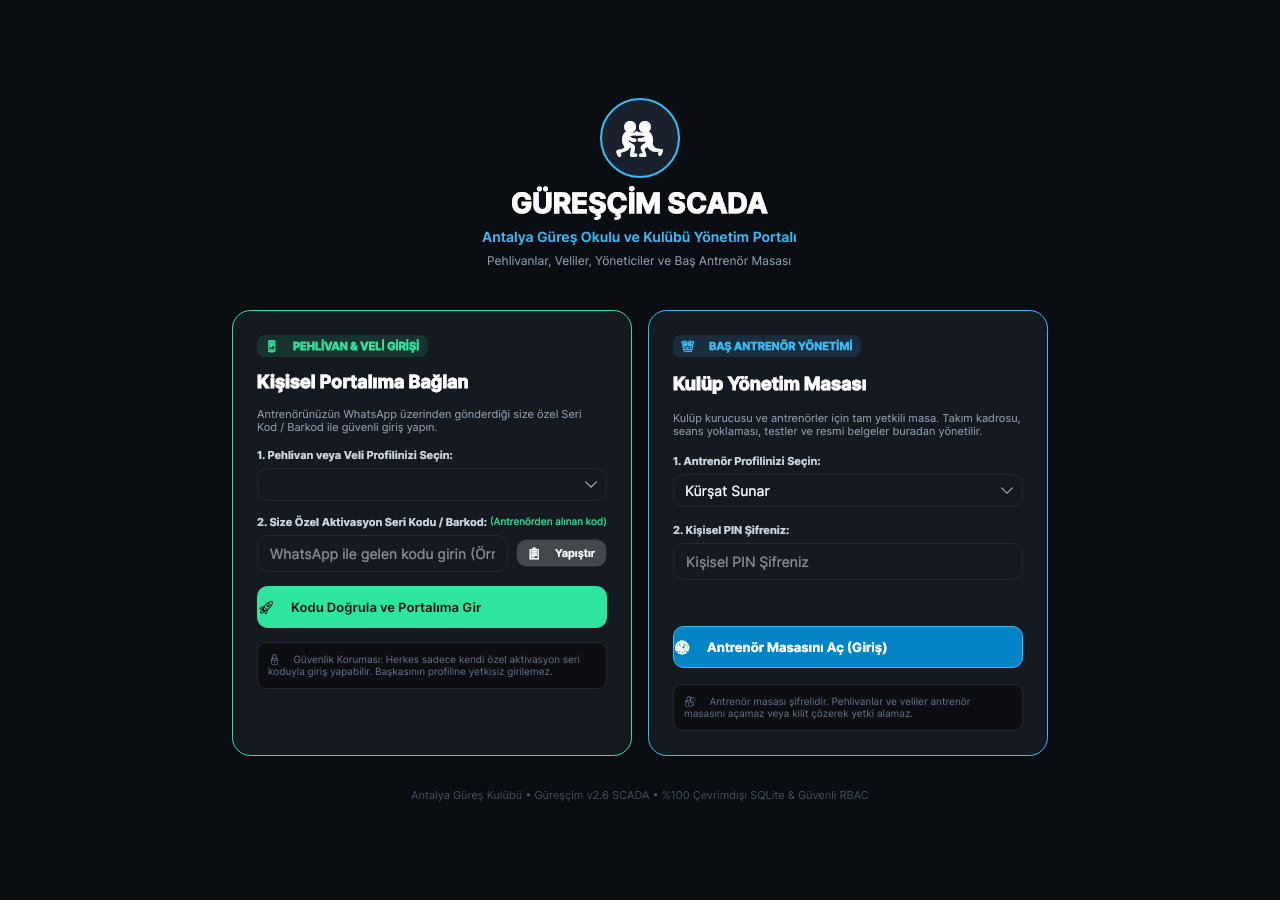
<file: gurescim/index.html>
<!DOCTYPE html>
<html lang="tr">
<head>
    <meta charset="UTF-8">
    <meta name="viewport" content="width=device-width, initial-scale=1.0, maximum-scale=1.0, user-scalable=no, viewport-fit=cover">
    <title>🤼 Güreşçim - Kulüp Yönetim Masası</title>
    <meta name="description" content="Güreşçim: Güreş kulüpleri için sporcu, yoklama, antrenman, lisans ve veli takip sistemi.">
    <!-- iOS / Safari PWA Tam Ekran Desteği -->
    <meta name="apple-mobile-web-app-capable" content="yes">
    <meta name="mobile-web-app-capable" content="yes">
    <meta name="apple-mobile-web-app-status-bar-style" content="black-translucent">
    <meta name="apple-mobile-web-app-title" content="Güreşçim">
    <meta name="theme-color" content="#070d18">
    <link rel="manifest" href="./manifest.json">
    <link rel="apple-touch-icon" href="https://img.icons8.com/color/180/wrestling.png">
    <link rel="stylesheet" href="./app.css?v=20261021" />
    <style>
        body, html {
            margin: 0;
            padding: 0;
            width: 100%;
            height: 100%;
            overflow: hidden;
            background-color: #070d18;
            font-family: -apple-system, BlinkMacSystemFont, "Segoe UI", Roboto, Helvetica, Arial, sans-serif;
            color: #ffffff;
            -webkit-user-select: none;
            user-select: none;
        }
        #out { width: 100%; height: 100%; }
        #loading {
            position: fixed;
            inset: 0;
            display: flex;
            flex-direction: column;
            align-items: center;
            justify-content: center;
            background: radial-gradient(circle at 50% 30%, #16243d 0%, #070d18 80%);
            z-index: 1000;
            transition: opacity 0.4s ease-out;
        }
        .loader-spinner {
            width: 54px;
            height: 54px;
            border: 4px solid rgba(56, 189, 248, 0.2);
            border-top: 4px solid #38bdf8;
            border-radius: 50%;
            animation: spin 0.9s cubic-bezier(0.5, 0.1, 0.4, 0.9) infinite;
            margin-bottom: 20px;
        }
        @keyframes spin { to { transform: rotate(360deg); } }
        .logo-text {
            font-size: 26px;
            font-weight: 800;
            letter-spacing: 0.5px;
            margin-bottom: 8px;
            background: linear-gradient(135deg, #ffffff 0%, #cbd5e1 100%);
            -webkit-background-clip: text;
            -webkit-text-fill-color: transparent;
        }
        .sub-text { font-size: 13px; color: #94a3b8; font-weight: 500; text-align: center; padding: 0 24px; }
    </style>
</head>
<body>
    <div id="loading">
        <div style="font-size: 48px; margin-bottom: 12px;">🤼</div>
        <div class="logo-text">GÜREŞÇİM</div>
        <div class="sub-text" style="margin-bottom: 24px;">Kulüp Yönetim Masası &amp; Sporcu Takip</div>
        <div class="loader-spinner"></div>
        <div class="sub-text" id="status-label">Uygulama yükleniyor, lütfen bekleyin...</div>
    </div>

    <main id="out"></main>

    <noscript>Güreşçim uygulamasını kullanmak için JavaScript'i etkinleştirin.</noscript>

    <script>
        /**
         * iOS Safari uyumluluk yaması:
         * Avalonia çizim kodu her karede `canvas instanceof OffscreenCanvas` kontrolü yapar.
         * OffscreenCanvas olmayan WebKit sürümlerinde (iOS 16.4 öncesi Safari vb.) bu satır
         * ReferenceError fırlatır ve hiçbir kare ekrana basılmaz (siyah ekran).
         * Boş bir sınıf tanımlayarak kontrolün güvenle `false` dönmesi sağlanır.
         */
        if (typeof window.OffscreenCanvas === 'undefined') {
            window.OffscreenCanvas = function OffscreenCanvas() {
                throw new Error('OffscreenCanvas bu tarayıcıda desteklenmiyor');
            };
        }

        /** Yükleme ekranını kapatır (C# uygulama hazır olduğunda çağırır). */
        window.gurescimHazir = function () {
            const l = document.getElementById('loading');
            if (!l || l.dataset.kapandi) return;
            l.dataset.kapandi = '1';
            setTimeout(function () {
                l.style.opacity = '0';
                setTimeout(function () { l.style.display = 'none'; }, 400);
            }, 300);
        };
        // Güvenlik: 120 sn içinde sinyal gelmezse yine de kapat
        setTimeout(window.gurescimHazir, 120000);
        // Yükleme süresince kullanıcıyı bilgilendir (yavaş mobil ağlar için)
        setTimeout(function () {
            const s = document.getElementById('status-label');
            if (s) s.textContent = 'İlk açılış biraz sürebilir (~30 MB). Sonraki açılışlar hızlıdır...';
        }, 8000);
        // Hata yakalama: kullanıcıya boş ekran yerine mesaj göster
        window.addEventListener('error', function (e) {
            const s = document.getElementById('status-label');
            if (s) s.textContent = 'Hata: ' + (e.message || 'bilinmeyen');
        });
    </script>
    <!-- Uygulama artık tamamen Firebase Realtime DB üzerinden Serverless olarak çalışmaktadır. -->
    <script type="module" src="./main.js?v=20261021"></script>
</body>
</html>
</file>
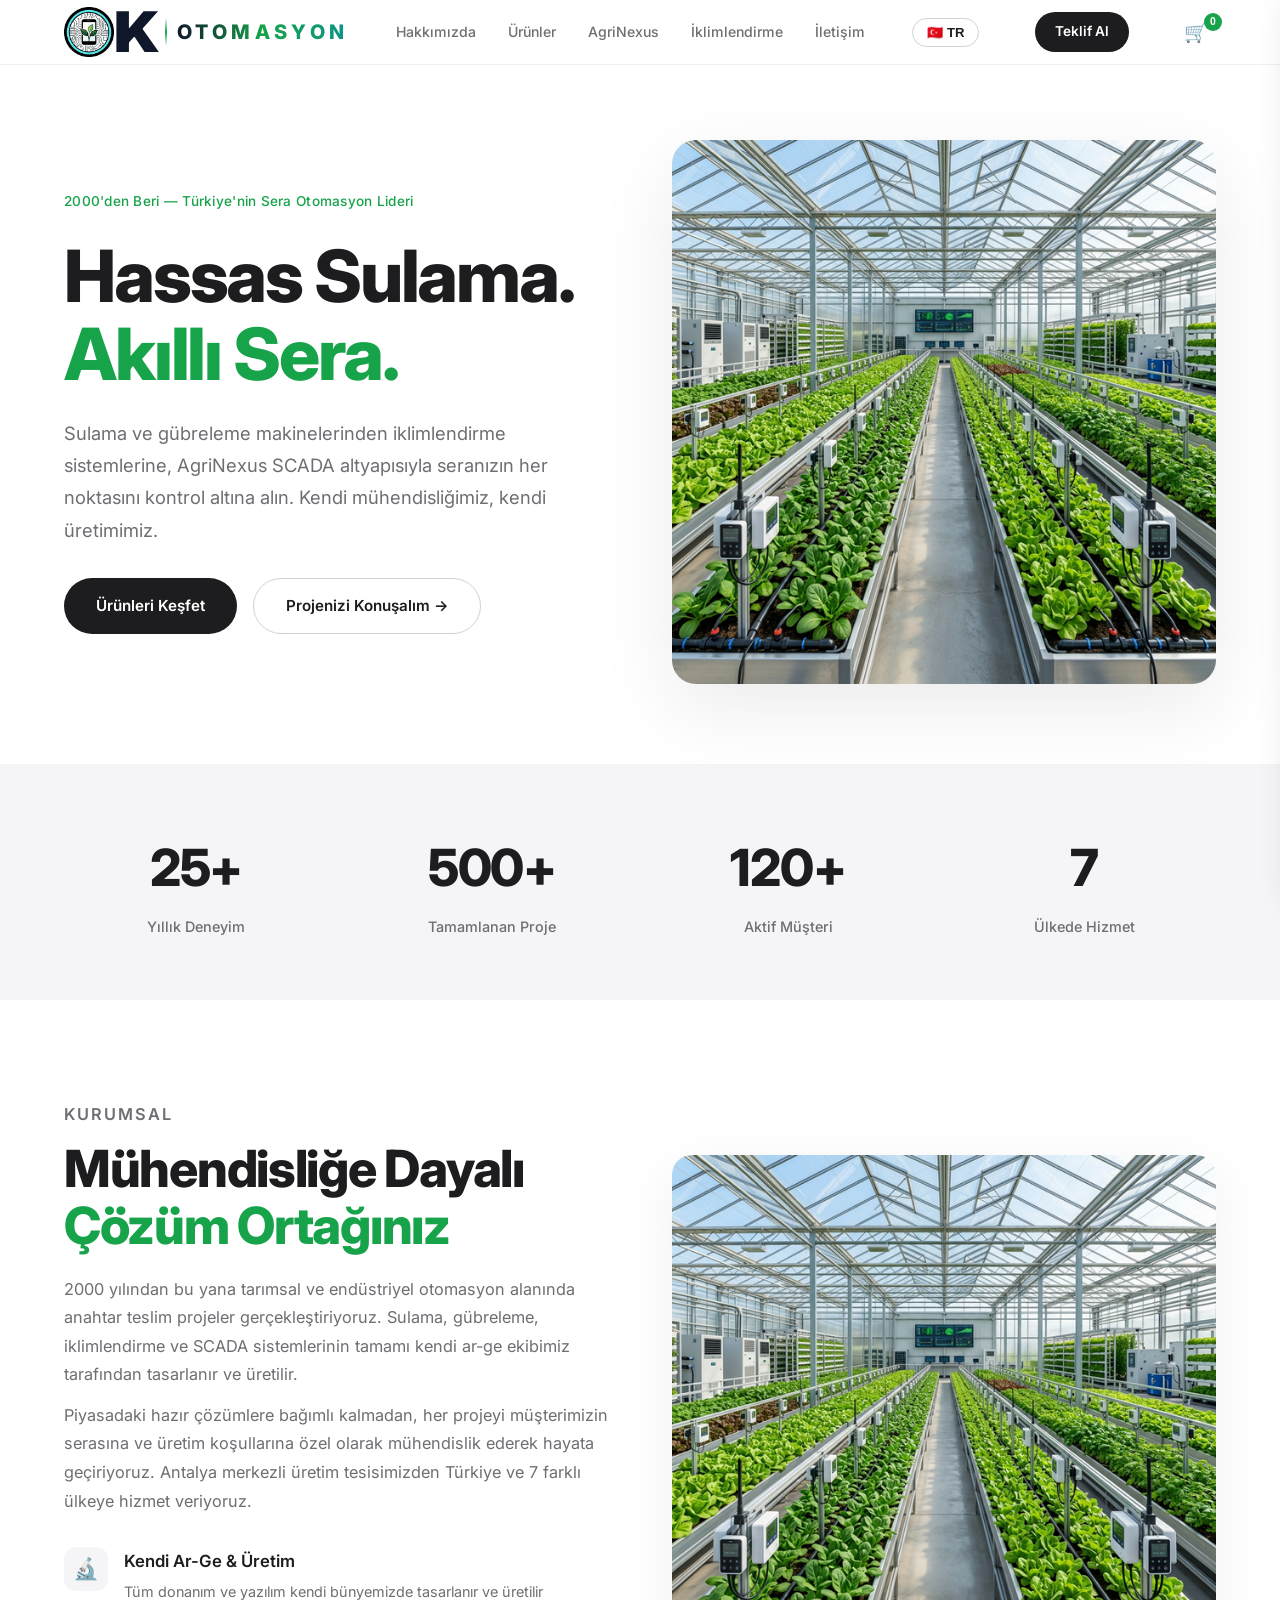
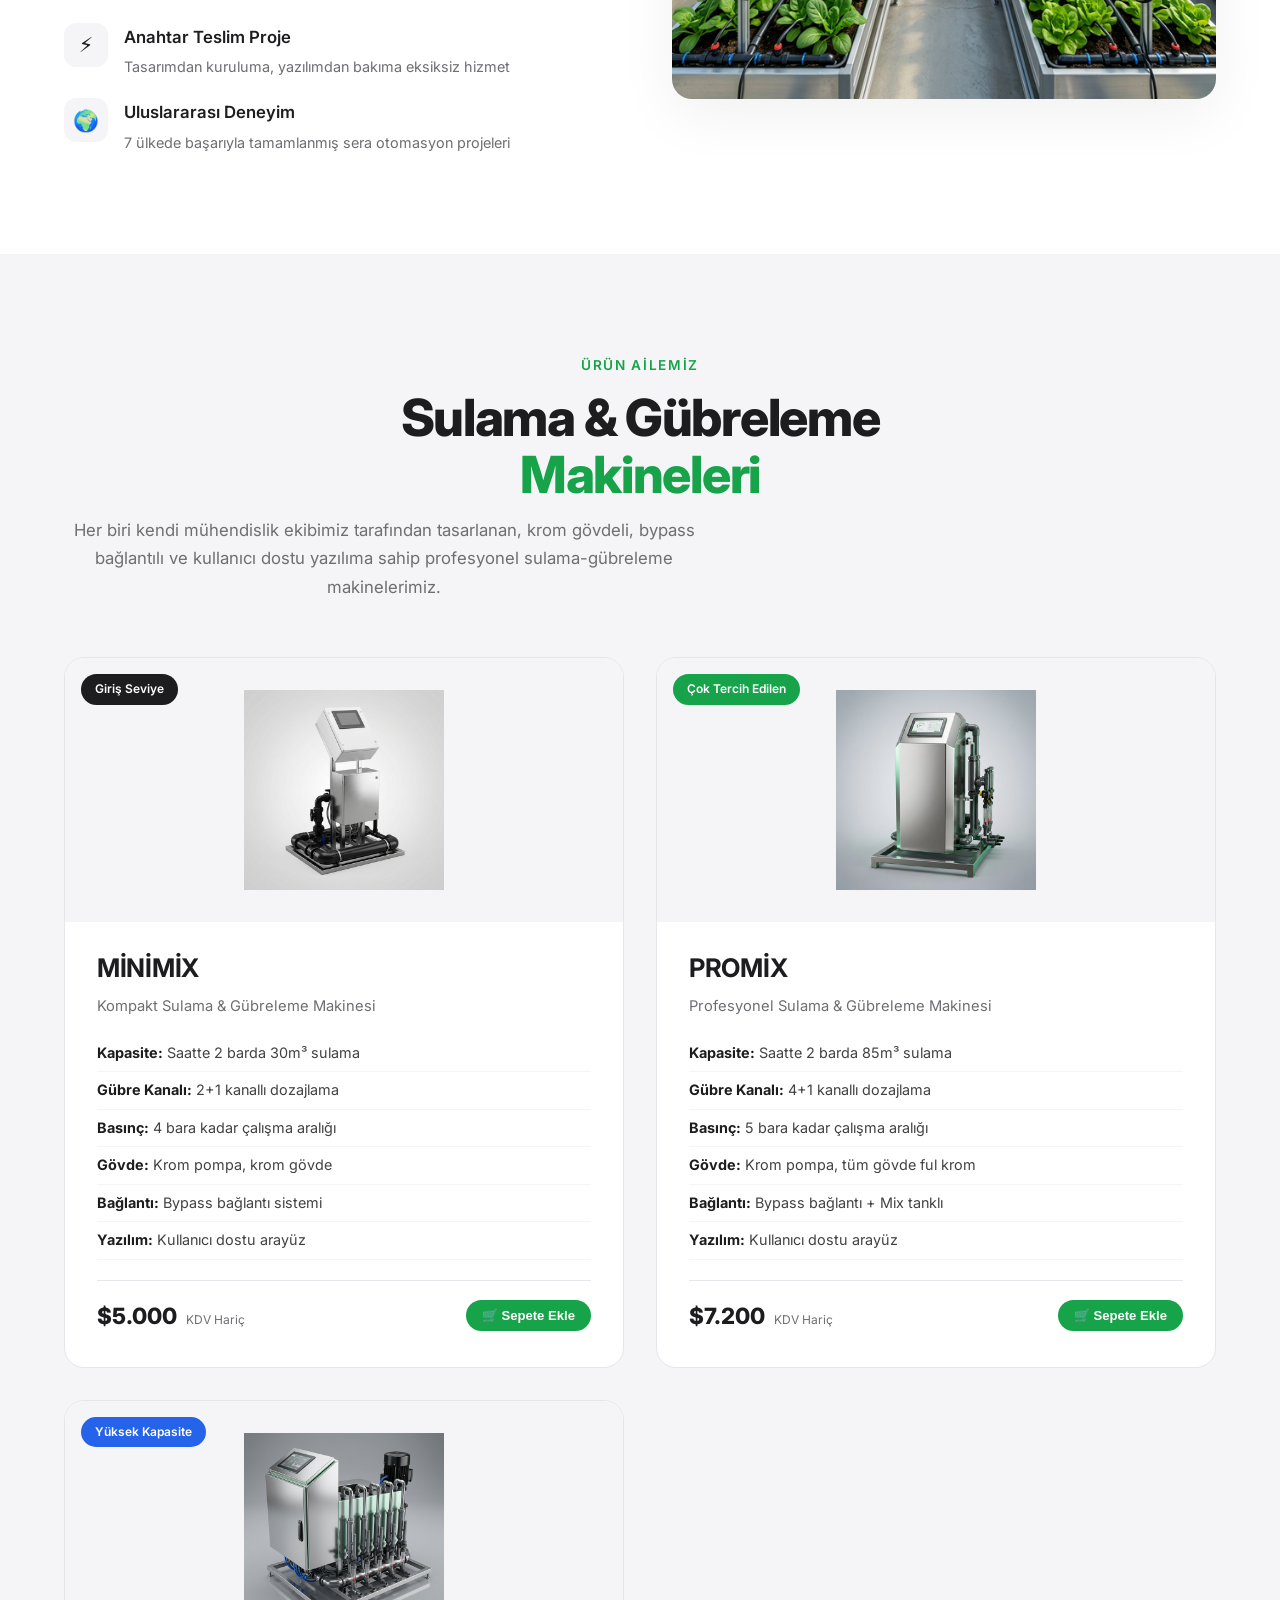
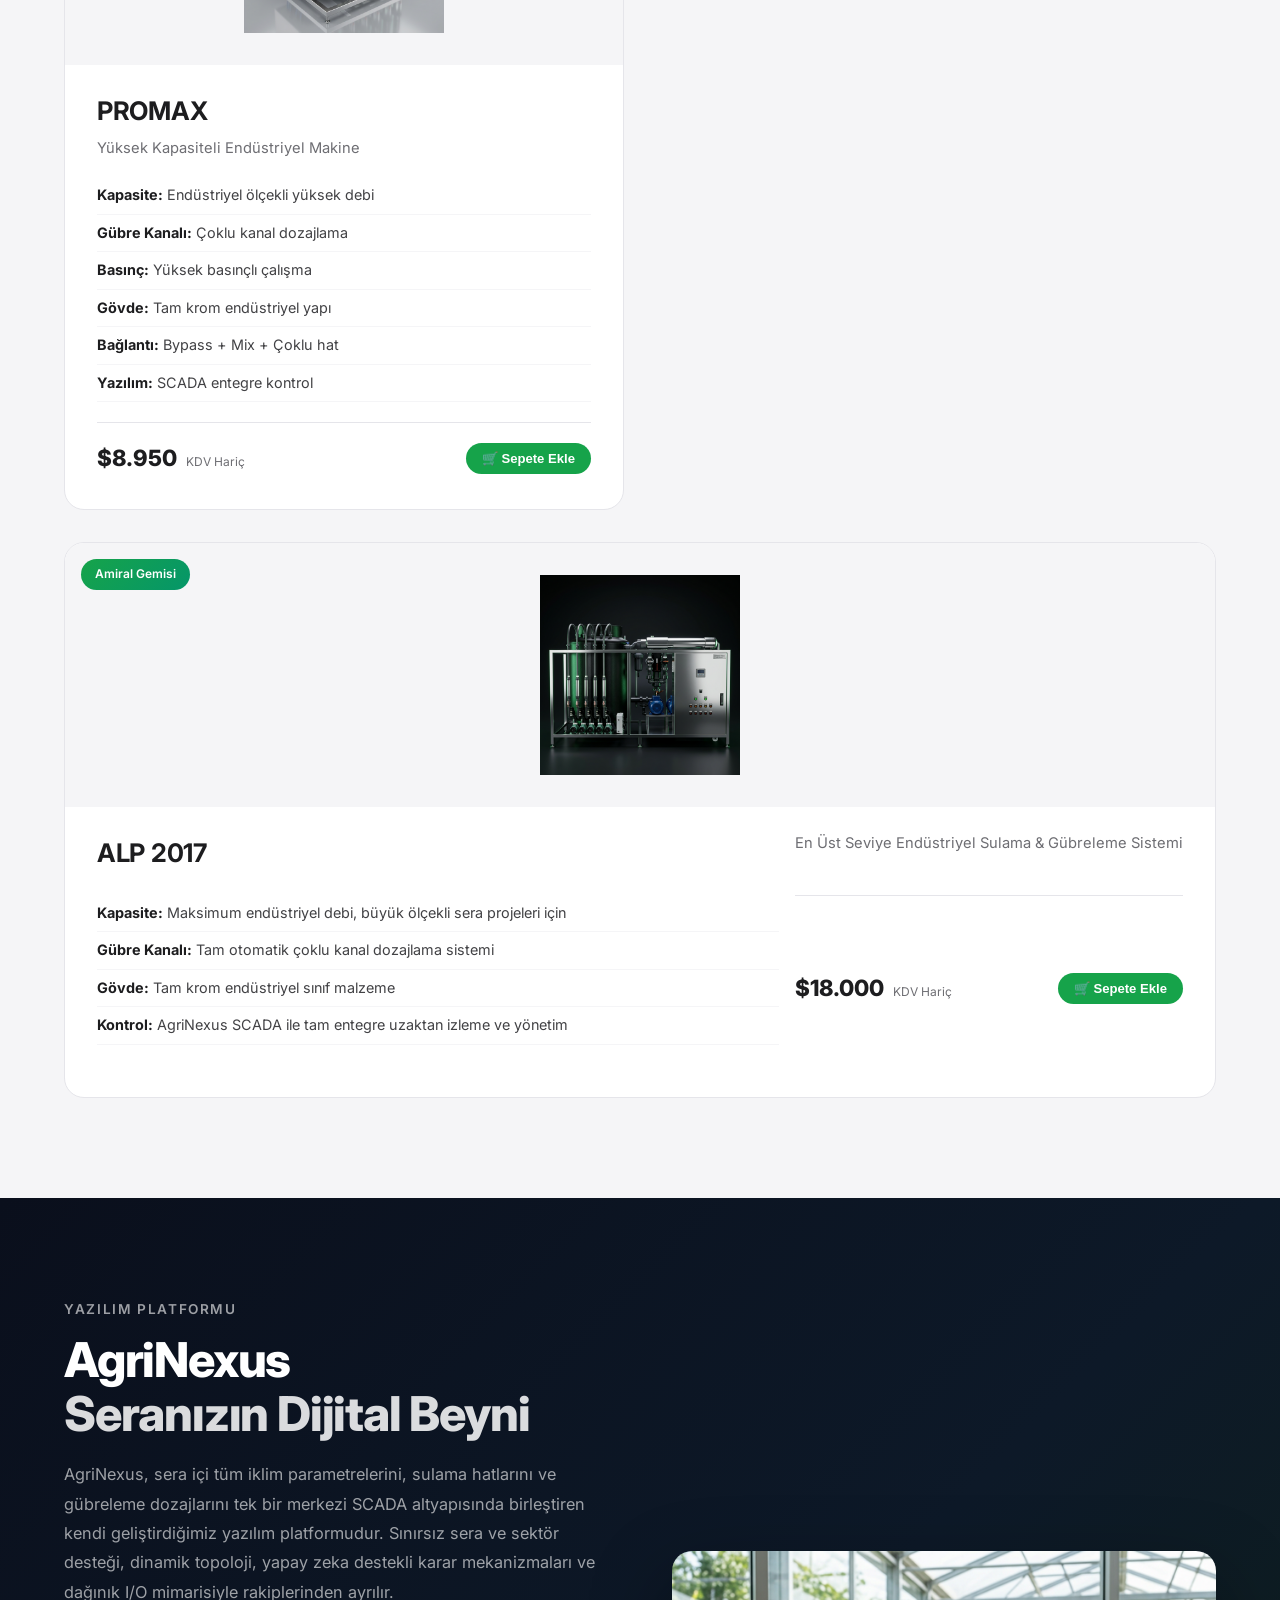
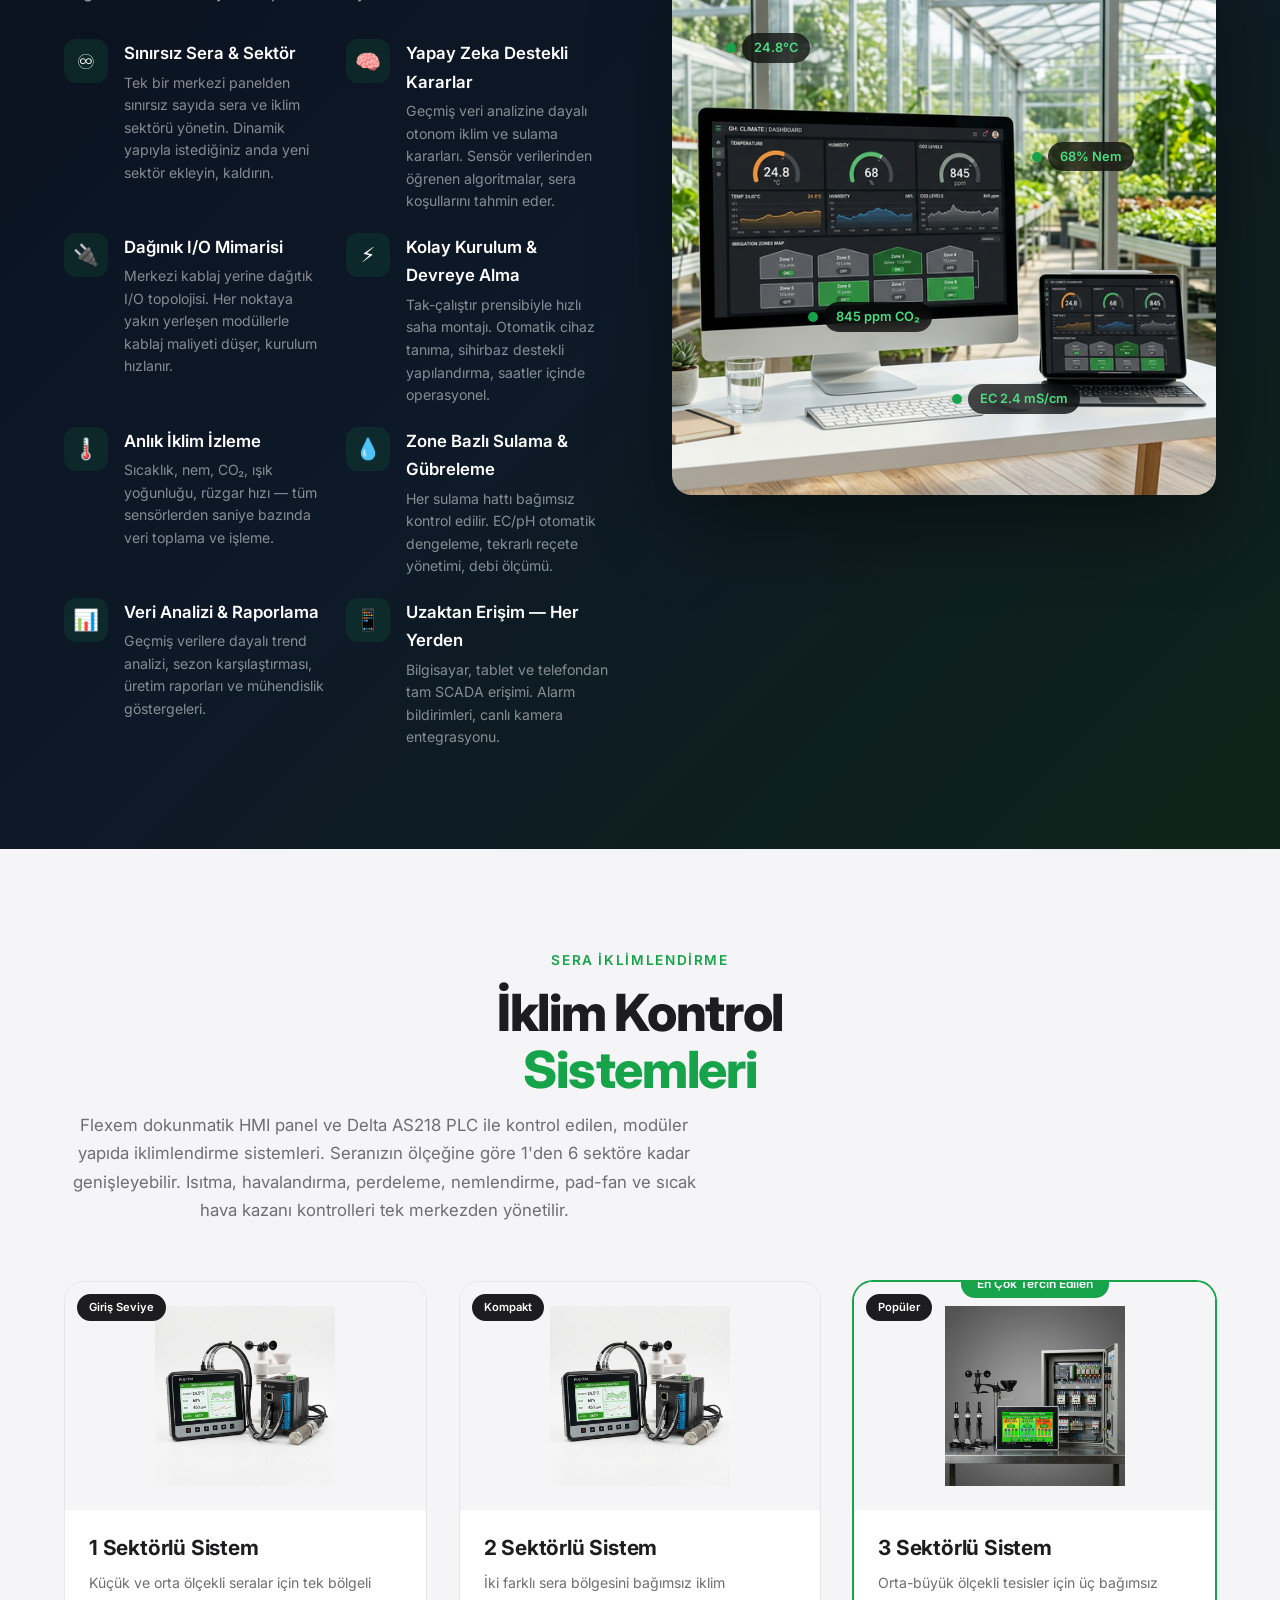
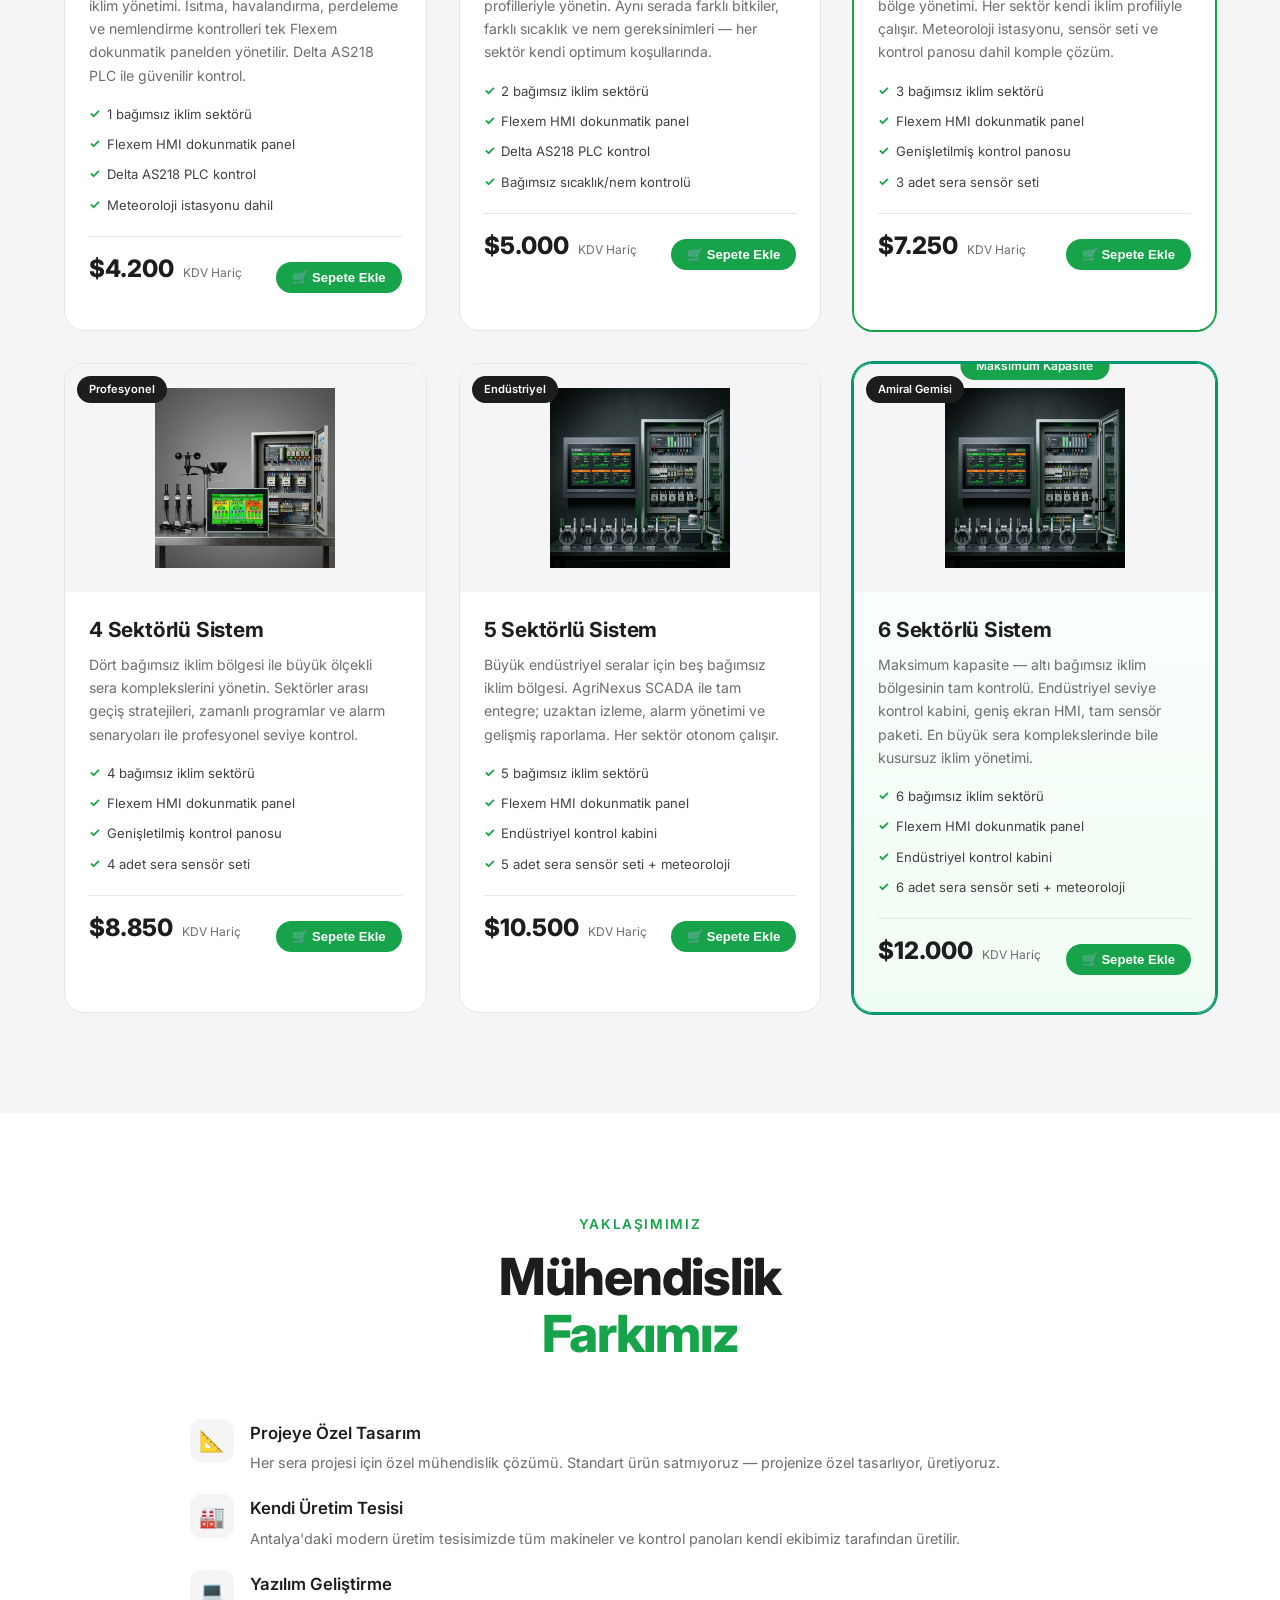
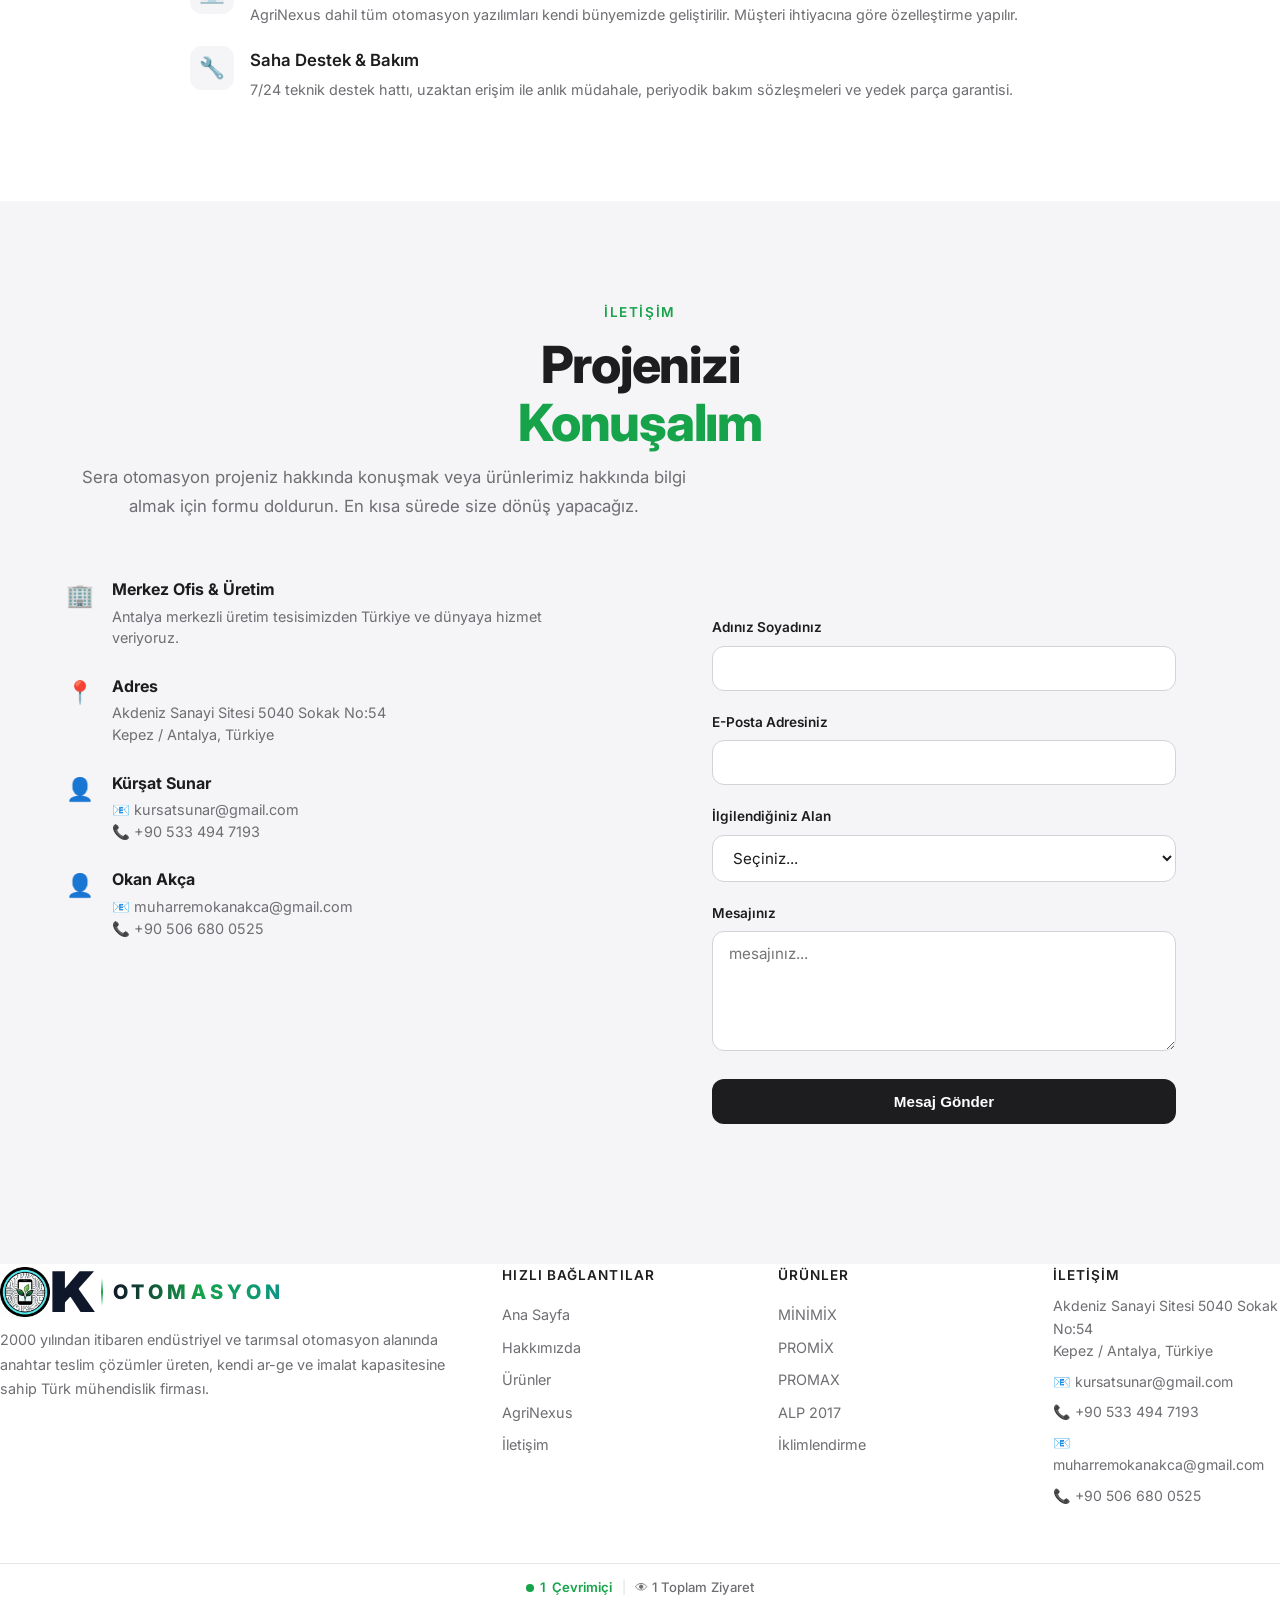
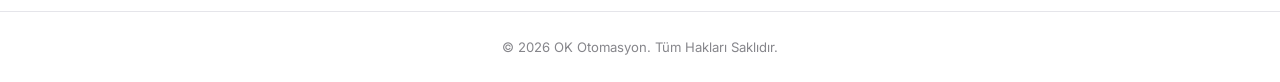
<file: ok-otomasyon/index.html>
<!DOCTYPE html>
<html lang="tr">

<head>
    <meta charset="UTF-8">
    <meta name="viewport" content="width=device-width, initial-scale=1.0">

    <!-- Google Analytics 4 -->
    <script async src="https://www.googletagmanager.com/gtag/js?id=G-XXXXXXXXXX"></script>
    <script>
        window.dataLayer = window.dataLayer || [];
        function gtag() { dataLayer.push(arguments); }
        gtag('js', new Date());
        gtag('config', 'G-XXXXXXXXXX');
    </script>

    <!-- SEO — Temel Meta -->
    <title>OK OTOMASYON | Sera Sulama Makinesi, Gübreleme Makinesi, Sera İklimlendirme, AgriNexus SCADA</title>
    <meta name="description"
        content="2000'den beri sera otomasyonu, sulama ve gübreleme makineleri, sera iklimlendirme sistemleri, EC/pH dozlama, AgriNexus SCADA yazılımı. MİNİMİX, PROMİX, PROMAX, ALP 2017 sulama makineleri. Antalya merkezli anahtar teslim sera projeleri. OK Otomasyon.">
    <meta name="keywords"
        content="sera, sulama makinesi, gübreleme makinesi, sulama ve gübreleme makinesi, sera sulama, sera gübreleme, sera iklimlendirme, iklim kontrol sistemi, sera otomasyonu, EC dozlama, pH dozlama, EC pH kontrol, SCADA sera, AgriNexus, sera otomasyon, sera havalandırma, sera ısıtma, sera nemlendirme, sera perdeleme, pad fan sistemi, MİNİMİX, PROMİX, PROMAX, ALP 2017, Flexem HMI, Delta PLC, sera kontrol, tarımsal otomasyon, endüstriyel otomasyon, anahtar teslim sera, akıllı sera, topraksız tarım, hidroponik, OK Otomasyon, Antalya sera">
    <meta name="author" content="OK Otomasyon">
    <meta name="robots" content="index, follow, max-image-preview:large, max-snippet:-1">
    <link rel="canonical" href="https://okotomasyon.com/">

    <!-- SEO — Çoklu Dil (hreflang) -->
    <link rel="alternate" hreflang="tr" href="https://okotomasyon.com/">
    <link rel="alternate" hreflang="en" href="https://okotomasyon.com/?lang=en">
    <link rel="alternate" hreflang="ru" href="https://okotomasyon.com/?lang=ru">
    <link rel="alternate" hreflang="ar" href="https://okotomasyon.com/?lang=ar">
    <link rel="alternate" hreflang="x-default" href="https://okotomasyon.com/">

    <!-- SEO — Open Graph (Facebook & LinkedIn) -->
    <meta property="og:type" content="website">
    <meta property="og:url" content="https://okotomasyon.com/">
    <meta property="og:title" content="OK OTOMASYON | Sera Sulama & Gübreleme Makineleri, Sera İklimlendirme">
    <meta property="og:description"
        content="2000'den beri sera otomasyonu. Sulama-gübreleme makineleri (MİNİMİX, PROMİX, PROMAX, ALP 2017), sera iklimlendirme sistemleri ve AgriNexus SCADA yazılımı.">
    <meta property="og:image" content="https://okotomasyon.com/smart-greenhouse.png">
    <meta property="og:locale" content="tr_TR">
    <meta property="og:locale:alternate" content="en_US">
    <meta property="og:locale:alternate" content="ru_RU">
    <meta property="og:locale:alternate" content="ar_SA">
    <meta property="og:site_name" content="OK Otomasyon">

    <!-- SEO — Twitter Card -->
    <meta name="twitter:card" content="summary_large_image">
    <meta name="twitter:title" content="OK OTOMASYON | Sera Sulama & Gübreleme Makineleri">
    <meta name="twitter:description"
        content="Sulama makinesi, gübreleme makinesi, sera iklimlendirme, EC/pH dozlama. AgriNexus SCADA ile akıllı sera otomasyonu.">
    <meta name="twitter:image" content="https://okotomasyon.com/smart-greenhouse.png">

    <!-- SEO — Schema.org Yapılandırılmış Veri (JSON-LD) -->
    <script type="application/ld+json">
    {
      "@context": "https://schema.org",
      "@graph": [
        {
          "@type": "Organization",
          "@id": "https://okotomasyon.com/#organization",
          "name": "OK Otomasyon",
          "url": "https://okotomasyon.com",
          "logo": "https://okotomasyon.com/smart-greenhouse.png",
          "description": "2000'den beri sera otomasyonu, sulama-gübreleme makineleri ve iklim kontrol sistemleri üreten Türk mühendislik firması.",
          "foundingDate": "2000",
          "address": {
            "@type": "PostalAddress",
            "streetAddress": "Akdeniz Sanayi Sitesi 5040 Sokak No:54",
            "addressLocality": "Kepez",
            "addressRegion": "Antalya",
            "postalCode": "07060",
            "addressCountry": "TR"
          },
          "contactPoint": [
            { "@type": "ContactPoint", "telephone": "+905334947193", "contactType": "sales", "name": "Kürşat Sunar", "email": "kursatsunar@gmail.com" },
            { "@type": "ContactPoint", "telephone": "+905066800525", "contactType": "sales", "name": "Okan Akça", "email": "muharremokanakca@gmail.com" }
          ],
          "areaServed": ["TR", "AZ", "GE", "KZ", "UZ", "TM", "RU"],
          "sameAs": []
        },
        {
          "@type": "LocalBusiness",
          "@id": "https://okotomasyon.com/#localbusiness",
          "name": "OK Otomasyon",
          "image": "https://okotomasyon.com/smart-greenhouse.png",
          "url": "https://okotomasyon.com",
          "telephone": "+905334947193",
          "priceRange": "$$$",
          "address": {
            "@type": "PostalAddress",
            "streetAddress": "Akdeniz Sanayi Sitesi 5040 Sokak No:54",
            "addressLocality": "Kepez",
            "addressRegion": "Antalya",
            "addressCountry": "TR"
          }
        },
        {
          "@type": "WebSite",
          "@id": "https://okotomasyon.com/#website",
          "url": "https://okotomasyon.com",
          "name": "OK Otomasyon",
          "publisher": { "@id": "https://okotomasyon.com/#organization" },
          "inLanguage": ["tr", "en", "ru", "ar"]
        },
        {
          "@type": "Product",
          "name": "MİNİMİX Sulama ve Gübreleme Makinesi",
          "image": "https://okotomasyon.com/minimix.png",
          "description": "Kompakt sulama ve gübreleme makinesi. Saatte 2 barda 30m³ sulama kapasitesi, 2+1 kanallı dozajlama, krom pompa ve gövde, bypass bağlantı sistemi.",
          "brand": { "@type": "Brand", "name": "OK Otomasyon" },
          "offers": { "@type": "Offer", "price": "5000", "priceCurrency": "USD", "availability": "https://schema.org/InStock" },
          "category": "Sulama ve Gübreleme Makineleri"
        },
        {
          "@type": "Product",
          "name": "PROMİX Profesyonel Sulama ve Gübreleme Makinesi",
          "image": "https://okotomasyon.com/promix.png",
          "description": "Profesyonel sulama ve gübreleme makinesi. Saatte 2 barda 85m³ sulama kapasitesi, 4+1 kanallı dozajlama, tam krom gövde.",
          "brand": { "@type": "Brand", "name": "OK Otomasyon" },
          "offers": { "@type": "Offer", "price": "7000", "priceCurrency": "USD", "availability": "https://schema.org/InStock" },
          "category": "Sulama ve Gübreleme Makineleri"
        },
        {
          "@type": "Product",
          "name": "PROMAX Endüstriyel Sulama ve Gübreleme Makinesi",
          "image": "https://okotomasyon.com/promax.png",
          "description": "Yüksek kapasiteli endüstriyel sulama ve gübreleme makinesi. Tam krom yapı, SCADA entegre kontrol, bypass + mix + çoklu hat bağlantısı.",
          "brand": { "@type": "Brand", "name": "OK Otomasyon" },
          "offers": { "@type": "Offer", "price": "8950", "priceCurrency": "USD", "availability": "https://schema.org/InStock" },
          "category": "Sulama ve Gübreleme Makineleri"
        },
        {
          "@type": "Product",
          "name": "ALP 2017 Amiral Gemisi Sulama ve Gübreleme Sistemi",
          "image": "https://okotomasyon.com/alp2017.png",
          "description": "En üst seviye endüstriyel sulama ve gübreleme sistemi. AgriNexus SCADA ile tam entegre uzaktan izleme ve yönetim. Büyük ölçekli sera projeleri için.",
          "brand": { "@type": "Brand", "name": "OK Otomasyon" },
          "offers": { "@type": "Offer", "price": "18000", "priceCurrency": "USD", "availability": "https://schema.org/InStock" },
          "category": "Sulama ve Gübreleme Makineleri"
        },
        {
          "@type": "Product",
          "name": "Sera İklimlendirme Sistemi",
          "image": "https://okotomasyon.com/iklim-3sektor.png",
          "description": "Flexem HMI ve Delta PLC kontrollü sera iklimlendirme sistemi. 1-6 sektörlü modüler yapı. Isıtma, havalandırma, perdeleme, nemlendirme, pad-fan kontrolü.",
          "brand": { "@type": "Brand", "name": "OK Otomasyon" },
          "offers": { "@type": "AggregateOffer", "lowPrice": "4200", "highPrice": "12000", "priceCurrency": "USD" },
          "category": "Sera İklimlendirme Sistemleri"
        },
        {
          "@type": "SoftwareApplication",
          "name": "AgriNexus SCADA",
          "applicationCategory": "BusinessApplication",
          "operatingSystem": "Windows, Web",
          "description": "Sera otomasyon SCADA yazılımı. Sınırsız sera ve sektör desteği, yapay zeka destekli kararlar, anlık iklim izleme, zone bazlı sulama ve gübreleme, EC/pH dozlama kontrolü, uzaktan erişim.",
          "offers": { "@type": "Offer", "price": "0", "priceCurrency": "USD", "description": "Makine ile birlikte verilir" }
        },
        {
          "@type": "BreadcrumbList",
          "itemListElement": [
            { "@type": "ListItem", "position": 1, "name": "Ana Sayfa", "item": "https://okotomasyon.com/" },
            { "@type": "ListItem", "position": 2, "name": "Ürünler", "item": "https://okotomasyon.com/#urunler" },
            { "@type": "ListItem", "position": 3, "name": "AgriNexus SCADA", "item": "https://okotomasyon.com/#agrinexus" },
            { "@type": "ListItem", "position": 4, "name": "İklimlendirme", "item": "https://okotomasyon.com/#iklimlendirme" },
            { "@type": "ListItem", "position": 5, "name": "İletişim", "item": "https://okotomasyon.com/#iletisim" }
          ]
        }
      ]
    }
    </script>

    <link rel="preconnect" href="https://fonts.googleapis.com">
    <link rel="preconnect" href="https://fonts.gstatic.com" crossorigin>
    <link href="https://fonts.googleapis.com/css2?family=Inter:wght@300;400;500;600;700;800;900&display=swap"
        rel="stylesheet">
    <link rel="stylesheet" href="styles.css">
</head>

<body>

    <!-- NAV -->
    <nav id="mainNav">
        <div class="nav-inner">
            <a href="#" class="nav-logo">
                <img src="ok-icon.png" alt="O" class="nav-logo-img"><span class="logo-k">K</span>
                <span class="logo-divider"></span>
                <span class="logo-accent">OTOMASYON</span>
            </a>
            <ul class="nav-links" id="navLinks"></ul>
            <div class="lang-selector">
                <button class="lang-btn" id="langBtn">🇹🇷 TR</button>
                <div class="lang-dropdown" id="langDropdown">
                    <button onclick="setLang('tr')">🇹🇷 Türkçe</button>
                    <button onclick="setLang('en')">🇬🇧 English</button>
                    <button onclick="setLang('ru')">🇷🇺 Русский</button>
                    <button onclick="setLang('ar')">🇸🇦 العربية</button>
                </div>
            </div>
            <a href="#iletisim" class="nav-cta" id="navCta">Teklif Al</a>
            <button class="cart-icon" id="cartIcon" onclick="toggleCart()">
                🛒 <span class="cart-count" id="cartCount">0</span>
            </button>
            <button class="hamburger" aria-label="Menü">
                <span></span><span></span><span></span>
            </button>
        </div>
    </nav>

    <!-- MOBILE MENU -->
    <div class="mobile-menu" id="mobileMenu"></div>

    <!-- HERO -->
    <section class="hero">
        <div class="hero-inner">
            <div class="hero-content reveal-up" id="heroContent"></div>
            <div class="hero-visual reveal-up delay-1">
                <img src="smart-greenhouse.png" alt="Akıllı Sera" class="hero-img">
            </div>
        </div>
    </section>

    <!-- STATS -->
    <section class="stats">
        <div class="stats-inner" id="statsInner"></div>
    </section>

    <!-- HAKKIMIZDA -->
    <section id="hakkimizda" class="section">
        <div class="about-grid">
            <div class="about-content reveal-up" id="aboutContent"></div>
            <div class="about-visual reveal-up delay-1">
                <img src="smart-greenhouse.png" alt="OK Otomasyon">
            </div>
        </div>
    </section>

    <!-- ÜRÜNLER -->
    <section id="urunler" class="section section-gray">
        <div class="section-header reveal-up" id="productsHeader"></div>
        <div class="products-grid" id="productsGrid"></div>
    </section>

    <!-- AGRINEXUS -->
    <section id="agrinexus" class="section section-agrinexus">
        <div class="agrinexus-grid">
            <div class="agrinexus-content reveal-up" id="agrinexusContent"></div>
            <div class="agrinexus-visual reveal-up delay-1">
                <img src="agrinexus-dashboard.png" alt="AgriNexus SCADA Dashboard">
                <div class="anx-data-overlay">
                    <div class="anx-data-point" style="top:15%;left:10%"><span class="anx-pulse"></span><span
                            class="anx-value">24.8°C</span></div>
                    <div class="anx-data-point" style="top:35%;right:15%"><span class="anx-pulse"></span><span
                            class="anx-value">68% Nem</span></div>
                    <div class="anx-data-point" style="bottom:30%;left:25%"><span class="anx-pulse"></span><span
                            class="anx-value">845 ppm CO₂</span></div>
                    <div class="anx-data-point" style="bottom:15%;right:25%"><span class="anx-pulse"></span><span
                            class="anx-value">EC 2.4 mS/cm</span></div>
                </div>
            </div>
        </div>
    </section>

    <!-- İKLİMLENDİRME -->
    <section id="iklimlendirme" class="section section-gray">
        <div class="section-header reveal-up" id="climateHeader"></div>
        <div class="climate-products-grid" id="climateGrid"></div>
    </section>

    <!-- MÜHENDİSLİK -->
    <section class="section">
        <div class="section-header reveal-up" id="engineeringHeader"></div>
        <div class="about-features" id="engineeringGrid" style="max-width:900px;margin:0 auto"></div>
    </section>

    <!-- İLETİŞİM -->
    <section id="iletisim" class="section section-gray">
        <div class="section-header reveal-up" id="contactHeader"></div>
        <div class="contact-grid" id="contactGrid"></div>
    </section>

    <!-- FOOTER -->
    <footer id="footerSection"></footer>

    <!-- SEPET MODAL -->
    <div class="cart-overlay" id="cartOverlay" onclick="toggleCart()"></div>
    <div class="cart-panel" id="cartPanel">
        <div class="cart-header">
            <h3>🛒 Sepetiniz</h3>
            <button class="cart-close" onclick="toggleCart()">✕</button>
        </div>
        <div class="cart-items" id="cartItems">
            <p class="cart-empty">Sepetiniz boş</p>
        </div>
        <div class="cart-checkout" id="cartCheckout" style="display:none">
            <form id="cartForm" name="siparis" method="POST" data-netlify="true">
                <input type="hidden" name="form-name" value="siparis">
                <input type="hidden" name="urunler" id="cartProductsInput">
                <div class="form-group">
                    <label>Adınız Soyadınız *</label>
                    <input type="text" name="isim" required>
                </div>
                <div class="form-group">
                    <label>E-Posta *</label>
                    <input type="email" name="email" required>
                </div>
                <div class="form-group">
                    <label>Telefon *</label>
                    <input type="tel" name="telefon" required>
                </div>
                <div class="form-group">
                    <label>Not (isteğe bağlı)</label>
                    <textarea name="not"></textarea>
                </div>
                <div class="form-group captcha-group">
                    <label id="captchaLabel"></label>
                    <input type="number" id="captchaAnswer" required>
                </div>
                <button type="submit" class="form-submit cart-submit">📩 Sipariş Gönder</button>
                <div class="form-success" id="cartSuccess">✅ Siparişiniz iletildi!</div>
            </form>
        </div>
    </div>

    <script src="siteData.js?v=20260302"></script>
    <script src="script.js?v=20260302"></script>
    <script src="tracker.js?v=20260302"></script>

    <!-- SEO — Noscript Fallback (Google crawler için statik içerik) -->
    <noscript>
        <article>
            <h1>OK Otomasyon — Sera Sulama ve Gübreleme Makineleri, Sera İklimlendirme Sistemleri</h1>
            <p>2000 yılından beri sera otomasyonu, sulama ve gübreleme makineleri, sera iklimlendirme sistemleri ve
                AgriNexus SCADA yazılımı üretiyoruz. Antalya merkezli mühendislik firmamız Türkiye ve 7 ülkede anahtar
                teslim sera projeleri sunmaktadır.</p>

            <h2>Sulama ve Gübreleme Makineleri</h2>
            <h3>MİNİMİX — Kompakt Sulama ve Gübreleme Makinesi</h3>
            <p>Saatte 2 barda 30m³ sulama kapasitesi, 2+1 kanallı EC/pH dozajlama sistemi, krom pompa ve gövde, bypass
                bağlantı. Küçük ve orta ölçekli seralar için ideal kompakt sulama makinesi. Fiyat: $3.990</p>

            <h3>PROMİX — Profesyonel Sulama ve Gübreleme Makinesi</h3>
            <p>Saatte 2 barda 85m³ sulama kapasitesi, 4+1 kanallı dozajlama, tam krom gövde, bypass ve mix bağlantı.
                Profesyonel sera işletmeleri için sulama ve gübreleme makinesi. Fiyat: $6.750</p>

            <h3>PROMAX — Endüstriyel Sulama ve Gübreleme Makinesi</h3>
            <p>Yüksek kapasiteli endüstriyel sulama makinesi. Tam krom yapı, SCADA entegre kontrol, bypass + mix + çoklu
                hat bağlantısı. Fiyat: $8.550</p>

            <h3>ALP 2017 — Amiral Gemisi Sulama ve Gübreleme Sistemi</h3>
            <p>En üst seviye endüstriyel sulama ve gübreleme sistemi. AgriNexus SCADA ile tam entegre uzaktan izleme.
                Proje bazlı büyük ölçekli sera çözümü. Fiyat: $18.000</p>

            <h2>AgriNexus SCADA — Sera Otomasyon Yazılımı</h2>
            <p>AgriNexus SCADA sera otomasyon yazılımı: anlık iklim izleme (sıcaklık, nem, CO₂, rüzgar), zone bazlı
                sulama ve gübreleme kontrolü, EC/pH dozlama, sınırsız sera ve sektör desteği, yapay zeka destekli
                kararlar, uzaktan erişim, otomatik raporlama.</p>

            <h2>Sera İklimlendirme Sistemleri</h2>
            <p>Flexem HMI dokunmatik ekran ve Delta PLC kontrollü sera iklimlendirme sistemleri. 1 sektörden 6 sektöre
                kadar modüler yapı. Sera ısıtma kontrolü, sera havalandırma sistemleri, sera perdeleme, sera
                nemlendirme, pad-fan soğutma sistemi.</p>
            <ul>
                <li>1 Sektörlü Sera İklimlendirme Sistemi — $4.200</li>
                <li>2 Sektörlü Sera İklimlendirme Sistemi — $5.000</li>
                <li>3 Sektörlü Sera İklimlendirme Sistemi — $7.250</li>
                <li>4 Sektörlü Sera İklimlendirme Sistemi — $8.850</li>
                <li>5 Sektörlü Sera İklimlendirme Sistemi — $10.500</li>
                <li>6 Sektörlü Sera İklimlendirme Sistemi — $12.000</li>
            </ul>

            <h2>Mühendislik Yaklaşımımız</h2>
            <p>Kendi Ar-Ge ve üretim. Anahtar teslim sera projeleri. Delta PLC ve Flexem HMI teknolojisi. 25 yılı aşkın
                sera otomasyonu deneyimi.</p>

            <h2>İletişim</h2>
            <p>OK Otomasyon — Akdeniz Sanayi Sitesi 5040 Sokak No:54, Kepez, Antalya</p>
            <p>Kürşat Sunar: kursatsunar@gmail.com | +90 533 494 71 93</p>
            <p>Okan Akça: muharremokanakca@gmail.com | +90 506 680 05 25</p>
        </article>
    </noscript>
</body>

</html>
</file>
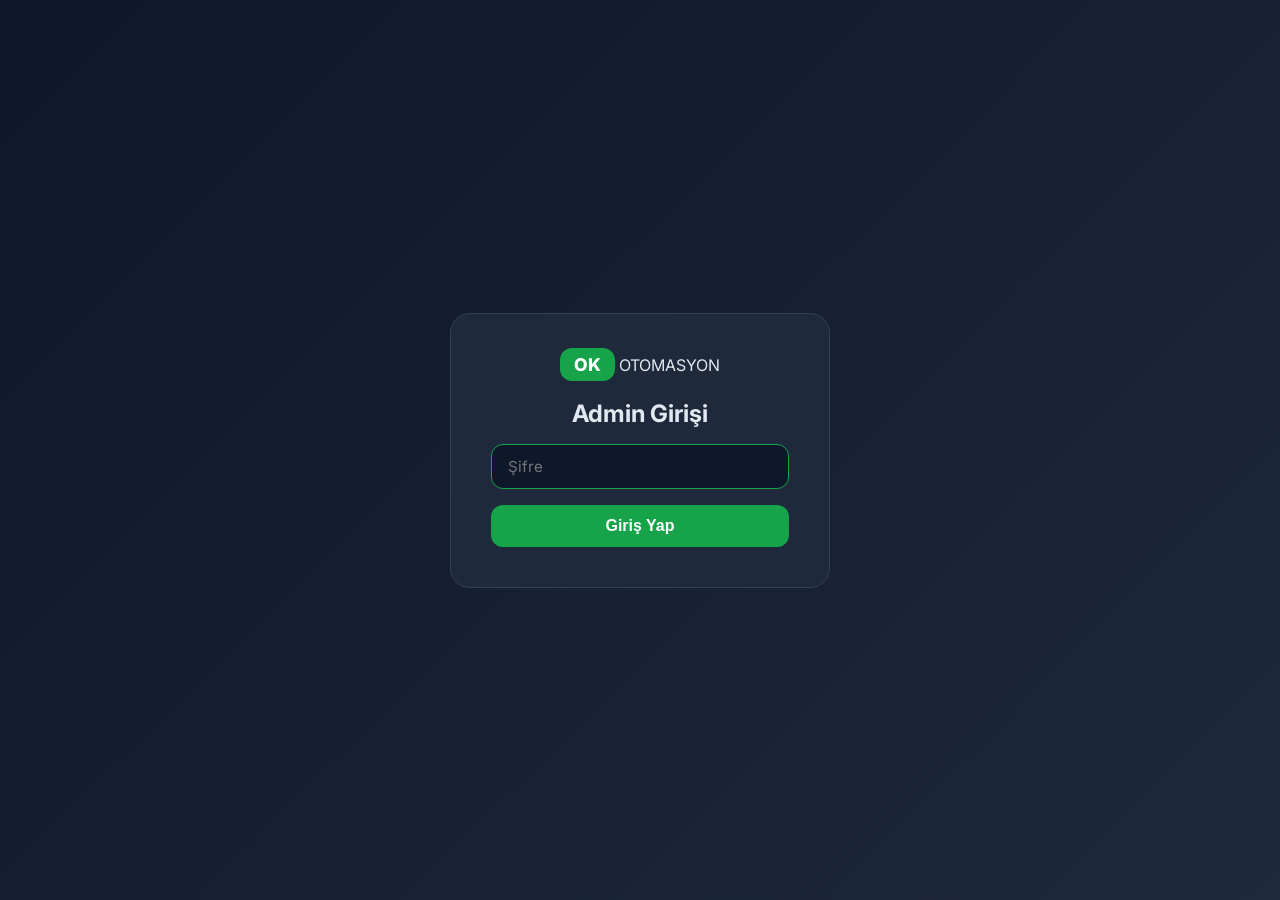
<file: admin.html>
<!DOCTYPE html>
<html lang="tr">

<head>
    <meta charset="UTF-8">
    <meta name="viewport" content="width=device-width, initial-scale=1.0">
    <title>OK Otomasyon — Admin Panel</title>
    <link rel="preconnect" href="https://fonts.googleapis.com">
    <link href="https://fonts.googleapis.com/css2?family=Inter:wght@400;500;600;700&display=swap" rel="stylesheet">
    <style>
        * {
            margin: 0;
            padding: 0;
            box-sizing: border-box
        }

        body {
            font-family: 'Inter', sans-serif;
            background: #0f172a;
            color: #e2e8f0;
            min-height: 100vh
        }

        .login-screen {
            display: flex;
            align-items: center;
            justify-content: center;
            min-height: 100vh;
            background: linear-gradient(135deg, #0f172a, #1e293b)
        }

        .login-box {
            background: #1e293b;
            padding: 2.5rem;
            border-radius: 20px;
            border: 1px solid #334155;
            max-width: 380px;
            width: 90%
        }

        .login-box h2 {
            font-size: 1.5rem;
            margin-bottom: 1rem;
            text-align: center
        }

        .login-box .logo {
            text-align: center;
            margin-bottom: 1.5rem
        }

        .login-box .logo span {
            background: #16a34a;
            color: #fff;
            padding: 6px 14px;
            border-radius: 12px;
            font-weight: 800;
            font-size: 1.1rem
        }

        .login-box input {
            width: 100%;
            padding: 12px 16px;
            border: 1.5px solid #334155;
            border-radius: 12px;
            background: #0f172a;
            color: #e2e8f0;
            font-size: 0.95rem;
            margin-bottom: 1rem;
            font-family: inherit
        }

        .login-box input:focus {
            outline: none;
            border-color: #16a34a
        }

        .login-box button {
            width: 100%;
            padding: 12px;
            background: #16a34a;
            color: #fff;
            border: none;
            border-radius: 12px;
            font-size: 1rem;
            font-weight: 600;
            cursor: pointer;
            transition: background .2s
        }

        .login-box button:hover {
            background: #059669
        }

        .login-error {
            color: #ef4444;
            font-size: 0.85rem;
            text-align: center;
            margin-top: 0.5rem;
            display: none
        }

        .admin-panel {
            display: none;
            max-width: 1100px;
            margin: 0 auto;
            padding: 1.5rem
        }

        .admin-header {
            display: flex;
            justify-content: space-between;
            align-items: center;
            padding: 1rem 0;
            border-bottom: 1px solid #334155;
            margin-bottom: 1.5rem
        }

        .admin-header h1 {
            font-size: 1.4rem
        }

        .admin-header .logout-btn {
            background: #ef4444;
            color: #fff;
            border: none;
            padding: 8px 20px;
            border-radius: 10px;
            font-size: 0.85rem;
            font-weight: 600;
            cursor: pointer
        }

        .tab-bar {
            display: flex;
            gap: 0.5rem;
            margin-bottom: 1.5rem;
            flex-wrap: wrap
        }

        .tab-btn {
            padding: 8px 20px;
            border: 1px solid #334155;
            border-radius: 10px;
            background: transparent;
            color: #94a3b8;
            font-size: 0.85rem;
            cursor: pointer;
            font-family: inherit;
            transition: all .2s
        }

        .tab-btn.active {
            background: #16a34a;
            color: #fff;
            border-color: #16a34a
        }

        .tab-content {
            display: none
        }

        .tab-content.active {
            display: block
        }

        table {
            width: 100%;
            border-collapse: collapse;
            background: #1e293b;
            border-radius: 14px;
            overflow: hidden
        }

        th {
            background: #334155;
            padding: 10px 14px;
            text-align: left;
            font-size: 0.82rem;
            font-weight: 600;
            color: #94a3b8
        }

        td {
            padding: 10px 14px;
            border-bottom: 1px solid #1e293b;
            font-size: 0.88rem
        }

        tr:nth-child(even) {
            background: #1a2332
        }

        .btn-sm {
            padding: 4px 12px;
            border: none;
            border-radius: 8px;
            font-size: 0.78rem;
            font-weight: 600;
            cursor: pointer;
            margin-right: 4px
        }

        .btn-edit {
            background: #3b82f6;
            color: #fff
        }

        .btn-del {
            background: #ef4444;
            color: #fff
        }

        .btn-add {
            background: #16a34a;
            color: #fff;
            padding: 10px 24px;
            border: none;
            border-radius: 12px;
            font-size: 0.9rem;
            font-weight: 600;
            cursor: pointer;
            margin-bottom: 1rem
        }

        .modal-overlay {
            display: none;
            position: fixed;
            inset: 0;
            background: rgba(0, 0, 0, 0.6);
            z-index: 1000;
            align-items: center;
            justify-content: center
        }

        .modal-overlay.active {
            display: flex
        }

        .modal {
            background: #1e293b;
            border: 1px solid #334155;
            border-radius: 20px;
            padding: 2rem;
            max-width: 600px;
            width: 90%;
            max-height: 85vh;
            overflow-y: auto
        }

        .modal h3 {
            margin-bottom: 1rem;
            font-size: 1.15rem
        }

        .modal label {
            display: block;
            font-size: 0.82rem;
            font-weight: 600;
            color: #94a3b8;
            margin-bottom: 0.3rem;
            margin-top: 0.75rem
        }

        .modal input,
        .modal textarea {
            width: 100%;
            padding: 10px 14px;
            border: 1.5px solid #334155;
            border-radius: 10px;
            background: #0f172a;
            color: #e2e8f0;
            font-size: 0.88rem;
            font-family: inherit
        }

        .modal textarea {
            min-height: 60px;
            resize: vertical
        }

        .modal-actions {
            display: flex;
            gap: 0.75rem;
            margin-top: 1.25rem
        }

        .modal-actions button {
            flex: 1;
            padding: 10px;
            border: none;
            border-radius: 10px;
            font-size: 0.9rem;
            font-weight: 600;
            cursor: pointer
        }

        .modal-actions .save {
            background: #16a34a;
            color: #fff
        }

        .modal-actions .cancel {
            background: #334155;
            color: #e2e8f0
        }

        .lang-tabs {
            display: flex;
            gap: 0.4rem;
            margin-bottom: 0.75rem
        }

        .lang-tab {
            padding: 4px 12px;
            border: 1px solid #334155;
            border-radius: 8px;
            background: transparent;
            color: #94a3b8;
            font-size: 0.75rem;
            cursor: pointer
        }

        .lang-tab.active {
            background: #3b82f6;
            color: #fff;
            border-color: #3b82f6
        }

        .lang-panel {
            display: none
        }

        .lang-panel.active {
            display: block
        }

        .img-upload-area {
            border: 2px dashed #334155;
            border-radius: 14px;
            padding: 1rem;
            text-align: center;
            cursor: pointer;
            transition: border-color .2s;
            margin-top: 0.5rem;
        }

        .img-upload-area:hover {
            border-color: #16a34a
        }

        .img-upload-area.dragover {
            border-color: #3b82f6;
            background: rgba(59, 130, 246, 0.08)
        }

        .img-upload-area input[type=file] {
            display: none
        }

        .img-upload-area .upload-text {
            color: #64748b;
            font-size: 0.82rem
        }

        .img-upload-area .upload-text strong {
            color: #16a34a
        }

        .img-preview {
            max-width: 180px;
            max-height: 120px;
            border-radius: 10px;
            margin-top: 0.5rem;
            display: none
        }

        .img-preview.visible {
            display: block
        }

        td img.table-thumb {
            width: 50px;
            height: 40px;
            object-fit: contain;
            border-radius: 6px;
            background: #f1f5f9;
            padding: 2px
        }

        .stat-cards {
            display: grid;
            grid-template-columns: repeat(auto-fill, minmax(180px, 1fr));
            gap: 1rem;
            margin-bottom: 1.5rem
        }

        .stat-card {
            background: linear-gradient(135deg, #1e293b, #0f172a);
            border: 1px solid #334155;
            border-radius: 14px;
            padding: 1.25rem;
            text-align: center
        }

        .stat-card .stat-num {
            font-size: 2rem;
            font-weight: 800;
            color: #16a34a
        }

        .stat-card .stat-label {
            font-size: 0.78rem;
            color: #94a3b8;
            margin-top: 0.3rem
        }

        .charts-grid {
            display: grid;
            grid-template-columns: repeat(auto-fill, minmax(280px, 1fr));
            gap: 1rem;
            margin-bottom: 1.5rem
        }

        .chart-box {
            background: #1e293b;
            border: 1px solid #334155;
            border-radius: 14px;
            padding: 1.25rem
        }

        .chart-box h4 {
            font-size: 0.88rem;
            margin-bottom: 0.75rem;
            color: #e2e8f0
        }

        .bar-row {
            display: flex;
            align-items: center;
            margin-bottom: 0.5rem;
            gap: 0.5rem
        }

        .bar-label {
            width: 80px;
            font-size: 0.75rem;
            color: #94a3b8;
            text-align: right;
            flex-shrink: 0
        }

        .bar-track {
            flex: 1;
            height: 22px;
            background: #0f172a;
            border-radius: 6px;
            overflow: hidden
        }

        .bar-fill {
            height: 100%;
            border-radius: 6px;
            display: flex;
            align-items: center;
            padding-left: 8px;
            font-size: 0.7rem;
            font-weight: 600;
            color: #fff;
            min-width: 30px;
            transition: width 0.5s ease
        }

        .bar-fill.green {
            background: linear-gradient(90deg, #16a34a, #059669)
        }

        .bar-fill.blue {
            background: linear-gradient(90deg, #3b82f6, #2563eb)
        }

        .bar-fill.purple {
            background: linear-gradient(90deg, #8b5cf6, #7c3aed)
        }

        .bar-fill.orange {
            background: linear-gradient(90deg, #f59e0b, #d97706)
        }

        .traffic-table {
            max-height: 400px;
            overflow-y: auto;
            border-radius: 14px
        }

        .traffic-table td {
            font-size: 0.78rem
        }

        .traffic-table th {
            position: sticky;
            top: 0;
            z-index: 1
        }

        .traffic-actions {
            display: flex;
            gap: 0.5rem;
            margin-bottom: 1rem;
            flex-wrap: wrap
        }

        .traffic-actions button {
            padding: 6px 16px;
            border: 1px solid #334155;
            border-radius: 8px;
            background: transparent;
            color: #94a3b8;
            font-size: 0.78rem;
            cursor: pointer;
            font-family: inherit
        }

        .traffic-actions button:hover {
            background: #334155
        }

        .traffic-actions .btn-danger {
            border-color: #ef4444;
            color: #ef4444
        }
    </style>
</head>

<body>

    <!-- GİRİŞ EKRANI -->
    <div class="login-screen" id="loginScreen">
        <div class="login-box">
            <div class="logo"><span>OK</span> OTOMASYON</div>
            <h2>Admin Girişi</h2>
            <input type="password" id="passInput" placeholder="Şifre" autofocus>
            <button onclick="tryLogin()">Giriş Yap</button>
            <div class="login-error" id="loginError">Şifre yanlış!</div>
        </div>
    </div>

    <!-- ADMİN PANELİ -->
    <div class="admin-panel" id="adminPanel">
        <div class="admin-header">
            <h1>🔧 OK Otomasyon Admin <span id="kurInfo" style="font-size:0.75rem"></span></h1>
            <div style="display:flex;gap:0.5rem">
                <button
                    style="background:#16a34a;border:none;color:#fff;padding:8px 16px;border-radius:8px;cursor:pointer;font-family:inherit;font-weight:600"
                    onclick="exportSiteData()">📥 Değişiklikleri İndir</button>
                <button class="logout-btn" onclick="logout()">Çıkış</button>
            </div>
        </div>

        <div class="tab-bar">
            <button class="tab-btn active" onclick="switchTab('products')">Ürünler (Sulama)</button>
            <button class="tab-btn" onclick="switchTab('sensors')">Sensör & Ölçüm</button>
            <button class="tab-btn" onclick="switchTab('climate')">İklim Sistemleri</button>
            <button class="tab-btn" onclick="switchTab('traffic')">📊 Trafik</button>
        </div>

        <!-- ÜRÜNLER TAB -->
        <div class="tab-content active" id="tab-products">
            <button class="btn-add" onclick="openProductModal()">+ Yeni Ürün Ekle</button>
            <table>
                <thead>
                    <tr>
                        <th>Resim</th>
                        <th>ID</th>
                        <th>İsim</th>
                        <th>Fiyat</th>
                        <th>İşlem</th>
                    </tr>
                </thead>
                <tbody id="productsTable"></tbody>
            </table>
        </div>

        <!-- SENSÖR TAB -->
        <div class="tab-content" id="tab-sensors">
            <button class="btn-add" onclick="openSensorModal()">+ Yeni Sensör Ürünü Ekle</button>
            <table>
                <thead>
                    <tr>
                        <th>Resim</th>
                        <th>ID</th>
                        <th>İsim</th>
                        <th>Kategori</th>
                        <th>Fiyat</th>
                        <th>İşlem</th>
                    </tr>
                </thead>
                <tbody id="sensorsTable"></tbody>
            </table>
        </div>

        <!-- İKLİM TAB -->
        <div class="tab-content" id="tab-climate">
            <button class="btn-add" onclick="openClimateModal()">+ Yeni İklim Sistemi Ekle</button>
            <table>
                <thead>
                    <tr>
                        <th>Resim</th>
                        <th>ID</th>
                        <th>İsim</th>
                        <th>Sektör</th>
                        <th>Fiyat</th>
                        <th>İşlem</th>
                    </tr>
                </thead>
                <tbody id="climateTable"></tbody>
            </table>
        </div>

        <!-- TRAFİK TAB -->
        <div class="tab-content" id="tab-traffic">
            <div class="stat-cards" id="trafficStats"></div>
            <div class="charts-grid" id="trafficCharts"></div>
            <div class="traffic-actions">
                <a href="https://metrica.yandex.com/list?period=week&group=day" target="_blank"
                    style="text-decoration:none;">
                    <button style="background-color: #f59e0b; color: #fff;">📊 Yandex Metrica Paneline Git</button>
                </a>
                <button onclick="refreshTraffic()">🔄 Yenile</button>
                <button onclick="exportTraffic()">📥 CSV İndir</button>
                <button class="btn-danger" onclick="clearTraffic()">🗑️ Tüm Verileri Sil</button>
            </div>
            <h4 style="margin-bottom:0.75rem">Son Ziyaretler</h4>
            <div class="traffic-table">
                <table>
                    <thead>
                        <tr>
                            <th>Tarih</th>
                            <th>IP</th>
                            <th>Ülke</th>
                            <th>Şehir</th>
                            <th>Cihaz</th>
                            <th>Tarayıcı</th>
                            <th>İşletim Sistemi</th>
                            <th>Kaynak</th>
                            <th>Ekran</th>
                        </tr>
                    </thead>
                    <tbody id="trafficTable"></tbody>
                </table>
            </div>
        </div>
    </div>

    <!-- ÜRÜN DÜZENLEME MODAL -->
    <div class="modal-overlay" id="productModal">
        <div class="modal">
            <h3 id="productModalTitle">Ürün Düzenle</h3>
            <label>Ürün ID</label><input id="pId">
            <label>Ürün Adı</label><input id="pName">
            <label>Fiyat (USD $)</label><input id="pPrice" type="number" placeholder="örn: 5000">
            <label>Ürün Görseli</label>
            <div class="img-upload-area" id="pImageDrop" onclick="document.getElementById('pImageFile').click()">
                <input type="file" id="pImageFile" accept="image/*" onchange="handleProductImage(this)">
                <div class="upload-text">📷 <strong>Resim seç</strong> veya sürükle-bırak</div>
                <img class="img-preview" id="pImagePreview">
            </div>
            <input type="hidden" id="pImage">

            <div class="lang-tabs" id="pLangTabs">
                <button class="lang-tab active" onclick="switchPLang('tr')">TR</button>
                <button class="lang-tab" onclick="switchPLang('en')">EN</button>
                <button class="lang-tab" onclick="switchPLang('ru')">RU</button>
                <button class="lang-tab" onclick="switchPLang('ar')">AR</button>
            </div>
            <div class="lang-panel active" id="pLang-tr">
                <label>Badge (TR)</label><input id="pBadge-tr">
                <label>Tagline (TR)</label><input id="pTagline-tr">
                <label>Özellikler (TR) — her satır bir özellik</label><textarea id="pSpecs-tr"></textarea>
            </div>
            <div class="lang-panel" id="pLang-en">
                <label>Badge (EN)</label><input id="pBadge-en">
                <label>Tagline (EN)</label><input id="pTagline-en">
                <label>Specs (EN)</label><textarea id="pSpecs-en"></textarea>
            </div>
            <div class="lang-panel" id="pLang-ru">
                <label>Badge (RU)</label><input id="pBadge-ru">
                <label>Tagline (RU)</label><input id="pTagline-ru">
                <label>Specs (RU)</label><textarea id="pSpecs-ru"></textarea>
            </div>
            <div class="lang-panel" id="pLang-ar">
                <label>Badge (AR)</label><input id="pBadge-ar">
                <label>Tagline (AR)</label><input id="pTagline-ar">
                <label>Specs (AR)</label><textarea id="pSpecs-ar"></textarea>
            </div>
            <div class="modal-actions">
                <button class="cancel" onclick="closeProductModal()">İptal</button>
                <button class="save" onclick="saveProduct()">Kaydet</button>
            </div>
        </div>
    </div>

    <!-- SENSÖR DÜZENLEME MODAL -->
    <div class="modal-overlay" id="sensorModal">
        <div class="modal">
            <h3 id="sensorModalTitle">Sensör Düzenle</h3>
            <label>Ürün ID</label><input id="sId">
            <label>Fiyat (USD $)</label><input id="sPrice" type="number" placeholder="örn: 178">
            <label>Kategori</label>
            <select id="sCategory"
                style="width:100%;padding:10px;border:1.5px solid #334155;border-radius:12px;background:#0f172a;color:#e2e8f0;font-size:0.9rem;margin-bottom:0.75rem">
                <option value="machine">Makine</option>
                <option value="transmitter">Transmitter</option>
                <option value="metre">Ölçüm Cihazı</option>
                <option value="probe">Prob & Sensör</option>
                <option value="valve">Vana</option>
            </select>
            <label>Ürün Görseli</label>
            <div class="img-upload-area" onclick="document.getElementById('sImageFile').click()">
                <input type="file" id="sImageFile" accept="image/*" onchange="handleSensorImage(this)">
                <div class="upload-text">📷 <strong>Resim seç</strong> veya sürükle-bırak</div>
                <img class="img-preview" id="sImagePreview">
            </div>
            <input type="hidden" id="sImage">

            <div class="lang-tabs" id="sLangTabs">
                <button class="lang-tab active" onclick="switchSLang('tr')">TR</button>
                <button class="lang-tab" onclick="switchSLang('en')">EN</button>
                <button class="lang-tab" onclick="switchSLang('ru')">RU</button>
                <button class="lang-tab" onclick="switchSLang('ar')">AR</button>
            </div>
            <div class="lang-panel active" id="sLang-tr">
                <label>İsim (TR)</label><input id="sName-tr">
                <label>Badge (TR)</label><input id="sBadge-tr">
                <label>Tagline (TR)</label><input id="sTagline-tr">
                <label>Özellikler (TR) — her satır bir özellik</label><textarea id="sSpecs-tr"></textarea>
            </div>
            <div class="lang-panel" id="sLang-en">
                <label>Name (EN)</label><input id="sName-en">
                <label>Badge (EN)</label><input id="sBadge-en">
                <label>Tagline (EN)</label><input id="sTagline-en">
                <label>Specs (EN)</label><textarea id="sSpecs-en"></textarea>
            </div>
            <div class="lang-panel" id="sLang-ru">
                <label>Название (RU)</label><input id="sName-ru">
                <label>Badge (RU)</label><input id="sBadge-ru">
                <label>Tagline (RU)</label><input id="sTagline-ru">
                <label>Specs (RU)</label><textarea id="sSpecs-ru"></textarea>
            </div>
            <div class="lang-panel" id="sLang-ar">
                <label>الاسم (AR)</label><input id="sName-ar">
                <label>Badge (AR)</label><input id="sBadge-ar">
                <label>Tagline (AR)</label><input id="sTagline-ar">
                <label>Specs (AR)</label><textarea id="sSpecs-ar"></textarea>
            </div>
            <div class="modal-actions">
                <button class="cancel" onclick="closeSensorModal()">İptal</button>
                <button class="save" onclick="saveSensor()">Kaydet</button>
            </div>
        </div>
    </div>

    <!-- İKLİM DÜZENLEME MODAL -->
    <div class="modal-overlay" id="climateModal">
        <div class="modal">
            <h3 id="climateModalTitle">İklim Sistemi Düzenle</h3>
            <label>ID</label><input id="cId">
            <label>Sektör Sayısı</label><input type="number" id="cSectors">
            <label>Fiyat (USD $)</label><input id="cPrice" type="number" placeholder="örn: 4200">
            <label>Sistem Görseli</label>
            <div class="img-upload-area" id="cImageDrop" onclick="document.getElementById('cImageFile').click()">
                <input type="file" id="cImageFile" accept="image/*" onchange="handleClimateImage(this)">
                <div class="upload-text">📷 <strong>Resim seç</strong> veya sürükle-bırak</div>
                <img class="img-preview" id="cImagePreview">
            </div>
            <input type="hidden" id="cImage">

            <div class="lang-tabs">
                <button class="lang-tab active" onclick="switchCLang('tr')">TR</button>
                <button class="lang-tab" onclick="switchCLang('en')">EN</button>
                <button class="lang-tab" onclick="switchCLang('ru')">RU</button>
                <button class="lang-tab" onclick="switchCLang('ar')">AR</button>
            </div>
            <div class="lang-panel active" id="cLang-tr">
                <label>Badge (TR)</label><input id="cBadge-tr">
                <label>İsim (TR)</label><input id="cName-tr">
                <label>Açıklama (TR)</label><textarea id="cDesc-tr"></textarea>
                <label>Özellikler (TR) — her satır bir özellik</label><textarea id="cSpecs-tr"></textarea>
            </div>
            <div class="lang-panel" id="cLang-en">
                <label>Badge (EN)</label><input id="cBadge-en">
                <label>Name (EN)</label><input id="cName-en">
                <label>Description (EN)</label><textarea id="cDesc-en"></textarea>
                <label>Specs (EN)</label><textarea id="cSpecs-en"></textarea>
            </div>
            <div class="lang-panel" id="cLang-ru">
                <label>Badge (RU)</label><input id="cBadge-ru">
                <label>Название (RU)</label><input id="cName-ru">
                <label>Описание (RU)</label><textarea id="cDesc-ru"></textarea>
                <label>Specs (RU)</label><textarea id="cSpecs-ru"></textarea>
            </div>
            <div class="lang-panel" id="cLang-ar">
                <label>Badge (AR)</label><input id="cBadge-ar">
                <label>الاسم (AR)</label><input id="cName-ar">
                <label>الوصف (AR)</label><textarea id="cDesc-ar"></textarea>
                <label>Specs (AR)</label><textarea id="cSpecs-ar"></textarea>
            </div>
            <div class="modal-actions">
                <button class="cancel" onclick="closeClimateModal()">İptal</button>
                <button class="save" onclick="saveClimate()">Kaydet</button>
            </div>
        </div>
    </div>

    <script src="siteData.js"></script>
    <script>
        // ─── ŞİFRE (admin123) ───
        const PASS = 'admin123';
        let editingIdx = -1;
        let tcmbKur = null; // TCMB USD/TRY efektif satış kuru

        // TCMB kuru çek (admin paneli için)
        async function fetchAdminKur() {
            const cached = localStorage.getItem('tcmbKurData');
            if (cached) {
                try {
                    const data = JSON.parse(cached);
                    if (Date.now() - data.timestamp < 30 * 60 * 1000) {
                        tcmbKur = data.kur;
                        updateKurDisplay();
                        return;
                    }
                } catch (e) { }
            }
            try {
                const res = await fetch('https://hasanadiguzel.com.tr/api/kurgetir');
                const json = await res.json();
                const usd = json.TCMB_AnlikKurBilgileri.find(c => c.CurrencyName === 'US DOLLAR');
                if (usd && usd.BanknoteSelling) {
                    tcmbKur = parseFloat(usd.BanknoteSelling);
                    localStorage.setItem('tcmbKurData', JSON.stringify({ kur: tcmbKur, timestamp: Date.now() }));
                    updateKurDisplay();
                }
            } catch (err) {
                tcmbKur = 44; // fallback
                console.warn('TCMB kuru alınamadı, fallback: 44 TL');
            }
        }

        function updateKurDisplay() {
            const el = document.getElementById('kurInfo');
            if (el && tcmbKur) {
                el.textContent = '💱 TCMB Kur: 1$ = ' + tcmbKur.toFixed(4) + ' ₺';
                el.style.cssText = 'background:#16a34a22;color:#4ade80;padding:6px 14px;border-radius:10px;font-size:0.85rem;font-weight:600;margin-left:1rem;';
            }
        }

        function tryLogin() {
            if (document.getElementById('passInput').value === PASS) {
                document.getElementById('loginScreen').style.display = 'none';
                document.getElementById('adminPanel').style.display = 'block';
                sessionStorage.setItem('okAdmin', '1');
                refreshTables();
                fetchAdminKur();
            } else {
                document.getElementById('loginError').style.display = 'block';
            }
        }
        document.getElementById('passInput').addEventListener('keydown', e => { if (e.key === 'Enter') tryLogin(); });

        if (sessionStorage.getItem('okAdmin') === '1') {
            document.getElementById('loginScreen').style.display = 'none';
            document.getElementById('adminPanel').style.display = 'block';
            refreshTables();
            fetchAdminKur();
        }

        function logout() { sessionStorage.removeItem('okAdmin'); location.reload(); }

        // ─── TAB SİSTEMİ ───
        function switchTab(tab) {
            document.querySelectorAll('.tab-content').forEach(t => t.classList.remove('active'));
            document.querySelectorAll('.tab-btn').forEach(b => b.classList.remove('active'));
            document.getElementById('tab-' + tab).classList.add('active');
            event.target.classList.add('active');
        }

        // ─── ÜRÜN LİSTESİ ───
        function getProducts() { const c = localStorage.getItem('okProducts'); return c ? JSON.parse(c) : [...SITE.products]; }
        function saveProducts(list) { localStorage.setItem('okProducts', JSON.stringify(list)); refreshTables(); }
        function getClimates() { const c = localStorage.getItem('okClimate'); return c ? JSON.parse(c) : [...SITE.climate]; }
        function saveClimates(list) { localStorage.setItem('okClimate', JSON.stringify(list)); refreshTables(); }
        function getSensors() { const c = localStorage.getItem('okSensors'); return c ? JSON.parse(c) : [...SITE.sensors]; }
        function saveSensors(list) { localStorage.setItem('okSensors', JSON.stringify(list)); refreshTables(); }

        function getImgSrc(img) {
            if (!img) return '';
            if (img.startsWith('data:')) return img;
            return img;
        }

        function refreshTables() {
            const prods = getProducts();
            document.getElementById('productsTable').innerHTML = prods.map((p, i) =>
                `<tr><td><img class="table-thumb" src="${getImgSrc(p.image)}" onerror="this.style.display='none'"></td><td>${p.id}</td><td>${p.name}</td><td>$${p.priceUSD || '-'}</td><td>
            <button class="btn-sm btn-edit" onclick="editProduct(${i})">Düzenle</button>
            <button class="btn-sm btn-del" onclick="deleteProduct(${i})">Sil</button>
        </td></tr>`).join('');

            const clims = getClimates();
            document.getElementById('climateTable').innerHTML = clims.map((c, i) =>
                `<tr><td><img class="table-thumb" src="${getImgSrc(c.image)}" onerror="this.style.display='none'"></td><td>${c.id}</td><td>${c.name.tr}</td><td>${c.sectors}</td><td>$${c.priceUSD || '-'}</td><td>
            <button class="btn-sm btn-edit" onclick="editClimate(${i})">Düzenle</button>
            <button class="btn-sm btn-del" onclick="deleteClimate(${i})">Sil</button>
        </td></tr>`).join('');

            const sensors = getSensors();
            const catLabels = { machine: 'Makine', transmitter: 'Transmitter', metre: 'Ölçüm', probe: 'Prob', valve: 'Vana' };
            document.getElementById('sensorsTable').innerHTML = sensors.map((s, i) => {
                const name = typeof s.name === 'string' ? s.name : (s.name.tr || '');
                return `<tr><td><img class="table-thumb" src="${getImgSrc(s.image)}" onerror="this.style.display='none'"></td><td>${s.id}</td><td>${name}</td><td>${catLabels[s.category] || s.category}</td><td>$${s.priceUSD || '-'}</td><td>
            <button class="btn-sm btn-edit" onclick="editSensor(${i})">Düzenle</button>
            <button class="btn-sm btn-del" onclick="deleteSensor(${i})">Sil</button>
        </td></tr>`;
            }).join('');
        }

        // ─── ÜRÜN MODAL ───
        function switchPLang(l) {
            document.querySelectorAll('#productModal .lang-panel').forEach(p => p.classList.remove('active'));
            document.querySelectorAll('#productModal .lang-tab').forEach(b => b.classList.remove('active'));
            document.getElementById('pLang-' + l).classList.add('active');
            event.target.classList.add('active');
        }

        function openProductModal(idx) {
            editingIdx = idx !== undefined ? idx : -1;
            document.getElementById('productModalTitle').textContent = editingIdx >= 0 ? 'Ürün Düzenle' : 'Yeni Ürün Ekle';
            if (editingIdx >= 0) {
                const p = getProducts()[editingIdx];
                document.getElementById('pId').value = p.id;
                document.getElementById('pName').value = p.name;
                document.getElementById('pImage').value = p.image;
                const prev = document.getElementById('pImagePreview');
                if (p.image) { prev.src = getImgSrc(p.image); prev.classList.add('visible'); }
                else { prev.classList.remove('visible'); }
                document.getElementById('pPrice').value = p.priceUSD || '';
                ['tr', 'en', 'ru', 'ar'].forEach(l => {
                    document.getElementById('pBadge-' + l).value = p.badge[l] || '';
                    document.getElementById('pTagline-' + l).value = p.tagline[l] || '';
                    document.getElementById('pSpecs-' + l).value = (p.specs[l] || []).join('\n');
                });
            } else {
                ['pId', 'pName', 'pImage', 'pPrice'].forEach(id => document.getElementById(id).value = '');
                document.getElementById('pImagePreview').classList.remove('visible');
                ['tr', 'en', 'ru', 'ar'].forEach(l => {
                    document.getElementById('pBadge-' + l).value = '';
                    document.getElementById('pTagline-' + l).value = '';
                    document.getElementById('pSpecs-' + l).value = '';
                });
            }
            document.getElementById('productModal').classList.add('active');
        }
        function closeProductModal() { document.getElementById('productModal').classList.remove('active'); }
        function editProduct(i) { openProductModal(i); }
        function deleteProduct(i) { if (confirm('Bu ürünü silmek istediğinize emin misiniz?')) { const p = getProducts(); p.splice(i, 1); saveProducts(p); } }

        function saveProduct() {
            const pUSD = parseFloat(document.getElementById('pPrice').value) || 0;
            const p = {
                id: document.getElementById('pId').value,
                name: document.getElementById('pName').value,
                image: document.getElementById('pImage').value,
                priceUSD: pUSD,
                price: '₺' + Math.round(pUSD * (tcmbKur || 44) * 1.20).toLocaleString('tr-TR'),
                badge: {}, tagline: {}, specs: {},
                specLabels: ['capacity', 'channel', 'pressure', 'body', 'connection', 'software'],
                type: 'detail'
            };
            ['tr', 'en', 'ru', 'ar'].forEach(l => {
                p.badge[l] = document.getElementById('pBadge-' + l).value;
                p.tagline[l] = document.getElementById('pTagline-' + l).value;
                p.specs[l] = document.getElementById('pSpecs-' + l).value.split('\n').filter(s => s.trim());
            });
            const list = getProducts();
            if (editingIdx >= 0) list[editingIdx] = p; else list.push(p);
            saveProducts(list);
            closeProductModal();
        }

        // ─── İKLİM MODAL ───
        function switchCLang(l) {
            document.querySelectorAll('#climateModal .lang-panel').forEach(p => p.classList.remove('active'));
            document.querySelectorAll('#climateModal .lang-tab').forEach(b => b.classList.remove('active'));
            document.getElementById('cLang-' + l).classList.add('active');
            event.target.classList.add('active');
        }

        function openClimateModal(idx) {
            editingIdx = idx !== undefined ? idx : -1;
            document.getElementById('climateModalTitle').textContent = editingIdx >= 0 ? 'İklim Sistemi Düzenle' : 'Yeni İklim Sistemi';
            if (editingIdx >= 0) {
                const c = getClimates()[editingIdx];
                document.getElementById('cId').value = c.id;
                document.getElementById('cSectors').value = c.sectors;
                document.getElementById('cImage').value = c.image;
                document.getElementById('cPrice').value = c.priceUSD || '';
                const cprev = document.getElementById('cImagePreview');
                if (c.image) { cprev.src = getImgSrc(c.image); cprev.classList.add('visible'); }
                else { cprev.classList.remove('visible'); }
                ['tr', 'en', 'ru', 'ar'].forEach(l => {
                    document.getElementById('cBadge-' + l).value = c.badge[l] || '';
                    document.getElementById('cName-' + l).value = c.name[l] || '';
                    document.getElementById('cDesc-' + l).value = c.desc[l] || '';
                    document.getElementById('cSpecs-' + l).value = (c.specs[l] || []).join('\n');
                });
            } else {
                ['cId', 'cSectors', 'cImage', 'cPrice'].forEach(id => document.getElementById(id).value = '');
                document.getElementById('cImagePreview').classList.remove('visible');
                ['tr', 'en', 'ru', 'ar'].forEach(l => {
                    document.getElementById('cBadge-' + l).value = '';
                    document.getElementById('cName-' + l).value = '';
                    document.getElementById('cDesc-' + l).value = '';
                    document.getElementById('cSpecs-' + l).value = '';
                });
            }
            document.getElementById('climateModal').classList.add('active');
        }
        function closeClimateModal() { document.getElementById('climateModal').classList.remove('active'); }
        function editClimate(i) { openClimateModal(i); }
        function deleteClimate(i) { if (confirm('Bu sistemi silmek istediğinize emin misiniz?')) { const c = getClimates(); c.splice(i, 1); saveClimates(c); } }

        function saveClimate() {
            const cUSD = parseFloat(document.getElementById('cPrice').value) || 0;
            const c = {
                id: document.getElementById('cId').value,
                sectors: +document.getElementById('cSectors').value,
                image: document.getElementById('cImage').value,
                priceUSD: cUSD,
                price: '₺' + Math.round(cUSD * (tcmbKur || 44) * 1.20).toLocaleString('tr-TR'),
                badge: {}, name: {}, desc: {}, specs: {},
                featured: false, flagship: false
            };
            ['tr', 'en', 'ru', 'ar'].forEach(l => {
                c.badge[l] = document.getElementById('cBadge-' + l).value;
                c.name[l] = document.getElementById('cName-' + l).value;
                c.desc[l] = document.getElementById('cDesc-' + l).value;
                c.specs[l] = document.getElementById('cSpecs-' + l).value.split('\n').filter(s => s.trim());
            });
            const list = getClimates();
            if (editingIdx >= 0) list[editingIdx] = c; else list.push(c);
            saveClimates(list);
            closeClimateModal();
        }

        // ─── RESİM YÜKLEME ───
        function handleProductImage(input) {
            if (!input.files[0]) return;
            const reader = new FileReader();
            reader.onload = e => {
                document.getElementById('pImage').value = e.target.result;
                const prev = document.getElementById('pImagePreview');
                prev.src = e.target.result;
                prev.classList.add('visible');
            };
            reader.readAsDataURL(input.files[0]);
        }

        function handleClimateImage(input) {
            if (!input.files[0]) return;
            const reader = new FileReader();
            reader.onload = e => {
                document.getElementById('cImage').value = e.target.result;
                const prev = document.getElementById('cImagePreview');
                prev.src = e.target.result;
                prev.classList.add('visible');
            };
            reader.readAsDataURL(input.files[0]);
        }

        // ─── SENSÖR MODAL ───
        let editingSensorIdx = -1;
        function switchSLang(l) {
            document.querySelectorAll('#sensorModal .lang-panel').forEach(p => p.classList.remove('active'));
            document.querySelectorAll('#sensorModal .lang-tab').forEach(b => b.classList.remove('active'));
            document.getElementById('sLang-' + l).classList.add('active');
            event.target.classList.add('active');
        }

        function openSensorModal(idx) {
            editingSensorIdx = idx !== undefined ? idx : -1;
            document.getElementById('sensorModalTitle').textContent = editingSensorIdx >= 0 ? 'Sensör Düzenle' : 'Yeni Sensör Ürünü';
            if (editingSensorIdx >= 0) {
                const s = getSensors()[editingSensorIdx];
                document.getElementById('sId').value = s.id;
                document.getElementById('sPrice').value = s.priceUSD || '';
                document.getElementById('sCategory').value = s.category;
                document.getElementById('sImage').value = s.image;
                const prev = document.getElementById('sImagePreview');
                if (s.image) { prev.src = getImgSrc(s.image); prev.classList.add('visible'); }
                else { prev.classList.remove('visible'); }
                ['tr', 'en', 'ru', 'ar'].forEach(l => {
                    const name = typeof s.name === 'string' ? s.name : (s.name[l] || '');
                    document.getElementById('sName-' + l).value = name;
                    document.getElementById('sBadge-' + l).value = s.badge[l] || '';
                    document.getElementById('sTagline-' + l).value = s.tagline[l] || '';
                    document.getElementById('sSpecs-' + l).value = (s.specs[l] || []).join('\n');
                });
            } else {
                ['sId', 'sPrice', 'sImage'].forEach(id => document.getElementById(id).value = '');
                document.getElementById('sImagePreview').classList.remove('visible');
                document.getElementById('sCategory').value = 'transmitter';
                ['tr', 'en', 'ru', 'ar'].forEach(l => {
                    document.getElementById('sName-' + l).value = '';
                    document.getElementById('sBadge-' + l).value = '';
                    document.getElementById('sTagline-' + l).value = '';
                    document.getElementById('sSpecs-' + l).value = '';
                });
            }
            document.getElementById('sensorModal').classList.add('active');
        }
        function closeSensorModal() { document.getElementById('sensorModal').classList.remove('active'); }
        function editSensor(i) { openSensorModal(i); }
        function deleteSensor(i) { if (confirm('Bu sensör ürününü silmek istediğinize emin misiniz?')) { const s = getSensors(); s.splice(i, 1); saveSensors(s); } }

        function saveSensor() {
            const sUSD = parseFloat(document.getElementById('sPrice').value) || 0;
            const s = {
                id: document.getElementById('sId').value,
                name: {}, image: document.getElementById('sImage').value,
                priceUSD: sUSD,
                price: '₺' + Math.round(sUSD * (tcmbKur || 44) * 1.20).toLocaleString('tr-TR'),
                category: document.getElementById('sCategory').value,
                badge: {}, tagline: {}, specs: {}
            };
            ['tr', 'en', 'ru', 'ar'].forEach(l => {
                s.name[l] = document.getElementById('sName-' + l).value;
                s.badge[l] = document.getElementById('sBadge-' + l).value;
                s.tagline[l] = document.getElementById('sTagline-' + l).value;
                s.specs[l] = document.getElementById('sSpecs-' + l).value.split('\n').filter(x => x.trim());
            });
            const list = getSensors();
            if (editingSensorIdx >= 0) list[editingSensorIdx] = s; else list.push(s);
            saveSensors(list);
            closeSensorModal();
        }

        function handleSensorImage(input) {
            if (!input.files[0]) return;
            const reader = new FileReader();
            reader.onload = e => {
                document.getElementById('sImage').value = e.target.result;
                const prev = document.getElementById('sImagePreview');
                prev.src = e.target.result;
                prev.classList.add('visible');
            };
            reader.readAsDataURL(input.files[0]);
        }

        // Sürükle-bırak
        ['pImageDrop', 'cImageDrop'].forEach(id => {
            const el = document.getElementById(id);
            if (!el) return;
            el.addEventListener('dragover', e => { e.preventDefault(); el.classList.add('dragover'); });
            el.addEventListener('dragleave', () => el.classList.remove('dragover'));
            el.addEventListener('drop', e => {
                e.preventDefault(); el.classList.remove('dragover');
                const file = e.dataTransfer.files[0];
                if (!file || !file.type.startsWith('image/')) return;
                const fileInput = el.querySelector('input[type=file]');
                const dt = new DataTransfer(); dt.items.add(file); fileInput.files = dt.files;
                fileInput.dispatchEvent(new Event('change'));
            });
        });

        // ─── DOSYA EXPORT ───
        function exportSiteData() {
            const products = getProducts();
            const climates = getClimates();
            const sensors = getSensors();

            // SITE objesini klonla ve güncel ürün/fiyat bilgileriyle güncelle
            const updatedSite = JSON.parse(JSON.stringify(SITE));
            updatedSite.products = products;
            updatedSite.climate = climates;
            updatedSite.sensors = sensors;

            // siteData.js dosyası oluştur
            const content = `/* ═══════════════════════════════════════════
   OK OTOMASYON — Site İçerik Verisi
   Güncelleme: ${new Date().toLocaleString('tr-TR')}
   ═══════════════════════════════════════════ */

const SITE = ${JSON.stringify(updatedSite, null, 4)};
`;
            const blob = new Blob([content], { type: 'application/javascript;charset=utf-8' });
            const a = document.createElement('a');
            a.href = URL.createObjectURL(blob);
            a.download = 'siteData.js';
            a.click();
            alert('siteData.js indirildi. Dosyayi klasore koyun ve Netlify ye yukleyin.');
        }

        // ─── TRAFİK ANALİZ ───
        function getVisits() {
            try { return JSON.parse(localStorage.getItem('okVisitors') || '[]'); } catch { return []; }
        }

        async function refreshTraffic() {
            const visits = getVisits();
            const now = Date.now();
            const dayMs = 86400000;
            const today = visits.filter(v => now - v.ts < dayMs);
            const week = visits.filter(v => now - v.ts < dayMs * 7);
            const month = visits.filter(v => now - v.ts < dayMs * 30);

            // Global Toplam Ziyaretçi Sayısını Çek
            let globalCount = visits.length;
            try {
                const countRes = await fetch('https://api.counterapi.dev/v1/okotomasyon_com/visits/');
                if (countRes.ok) {
                    const countData = await countRes.json();
                    globalCount = countData.count || visits.length;
                }
            } catch (e) { /* sessizce geç */ }

            // İstatistik kartları
            document.getElementById('trafficStats').innerHTML = `
                <div class="stat-card" style="border-color:#3b82f6; background:rgba(59,130,246,0.05)"><div class="stat-num" style="color:#3b82f6">${globalCount}</div><div class="stat-label">Gerçek Toplam Ziyaret (Global)</div></div>
                <div class="stat-card"><div class="stat-num">${visits.length}</div><div class="stat-label">Bu Cihaza Kaydedilen</div></div>
                <div class="stat-card"><div class="stat-num">${today.length}</div><div class="stat-label">Bugün (Ön Bellek)</div></div>
                <div class="stat-card"><div class="stat-num">${week.length}</div><div class="stat-label">Bu Hafta (Ön Bellek)</div></div>
            `;

            // Dağılım grafikleri
            function makeChart(data, colorClass) {
                const counts = {};
                data.forEach(v => { counts[v] = (counts[v] || 0) + 1; });
                const sorted = Object.entries(counts).sort((a, b) => b[1] - a[1]);
                const max = sorted[0] ? sorted[0][1] : 1;
                return sorted.map(([label, count]) =>
                    `<div class="bar-row">
                        <span class="bar-label">${label}</span>
                        <div class="bar-track"><div class="bar-fill ${colorClass}" style="width:${(count / max * 100)}%">${count}</div></div>
                    </div>`
                ).join('');
            }

            document.getElementById('trafficCharts').innerHTML = `
                <div class="chart-box"><h4>� Ülke Dağılımı</h4>${makeChart(visits.map(v => v.country || 'Bilinmiyor'), 'green')}</div>
                <div class="chart-box"><h4>🏙️ Şehir Dağılımı</h4>${makeChart(visits.map(v => v.city || 'Bilinmiyor'), 'blue')}</div>
                <div class="chart-box"><h4>�📱 Cihaz Dağılımı</h4>${makeChart(visits.map(v => v.device), 'green')}</div>
                <div class="chart-box"><h4>🌐 Tarayıcı Dağılımı</h4>${makeChart(visits.map(v => v.browser), 'blue')}</div>
                <div class="chart-box"><h4>📡 Trafik Kaynağı</h4>${makeChart(visits.map(v => v.source), 'purple')}</div>
                <div class="chart-box"><h4>💻 İşletim Sistemi</h4>${makeChart(visits.map(v => v.os), 'orange')}</div>
            `;

            // Son ziyaretler tablosu
            const recent = visits.slice(-50).reverse();
            document.getElementById('trafficTable').innerHTML = recent.map(v =>
                `<tr><td>${v.date}</td><td style="font-family:monospace;font-size:0.72rem">${v.ip || '-'}</td><td>${v.country || '-'}</td><td>${v.city || '-'}</td><td>${v.device}</td><td>${v.browser}</td><td>${v.os}</td><td>${v.source}</td><td>${v.screen}</td></tr>`
            ).join('') || '<tr><td colspan="9" style="text-align:center;color:#64748b">Henüz ziyaretçi verisi yok</td></tr>';
        }

        function exportTraffic() {
            const visits = getVisits();
            if (!visits.length) return alert('Henüz veri yok');
            const header = 'Tarih,IP,Ülke,Şehir,Cihaz,Tarayıcı,İşletim Sistemi,Kaynak,Ekran,Sayfa Dili,ISP\n';
            const rows = visits.map(v => `"${v.date}","${v.ip || ''}","${v.country || ''}","${v.city || ''}","${v.device}","${v.browser}","${v.os}","${v.source}","${v.screen}","${v.siteLang}","${v.isp || ''}"`).join('\n');
            const blob = new Blob(['\ufeff' + header + rows], { type: 'text/csv;charset=utf-8;' });
            const a = document.createElement('a');
            a.href = URL.createObjectURL(blob);
            a.download = 'ok_trafik_' + new Date().toISOString().slice(0, 10) + '.csv';
            a.click();
        }

        function clearTraffic() {
            if (confirm('Tüm ziyaretçi verilerini silmek istediğinize emin misiniz?')) {
                localStorage.removeItem('okVisitors');
                refreshTraffic();
            }
        }

        // switchTab güncelle — trafik sekmesi açıldığında yenile
        const origSwitchTab = switchTab;
        switchTab = function (tab) {
            document.querySelectorAll('.tab-content').forEach(t => t.classList.remove('active'));
            document.querySelectorAll('.tab-btn').forEach(b => b.classList.remove('active'));
            document.getElementById('tab-' + tab).classList.add('active');
            event.target.classList.add('active');
            if (tab === 'traffic') refreshTraffic();
        };
    </script>
</body>

</html>
</file>
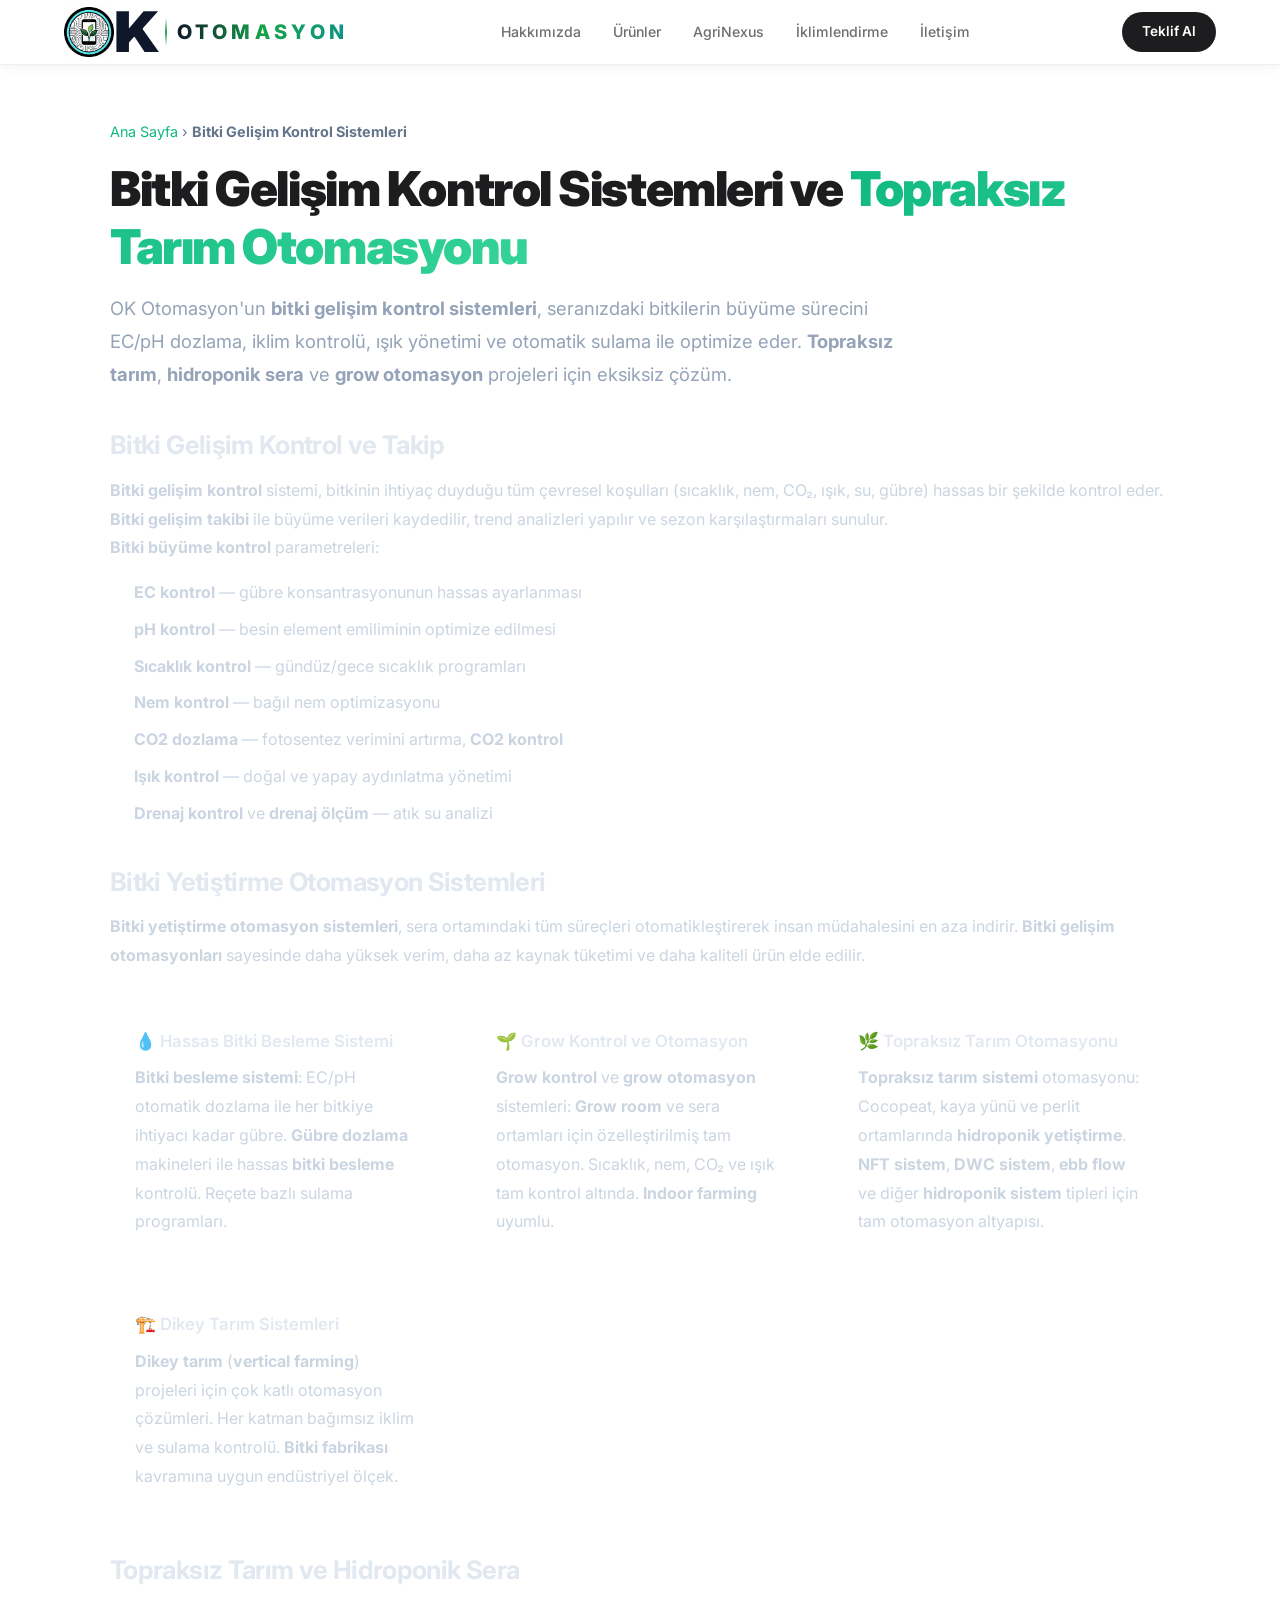
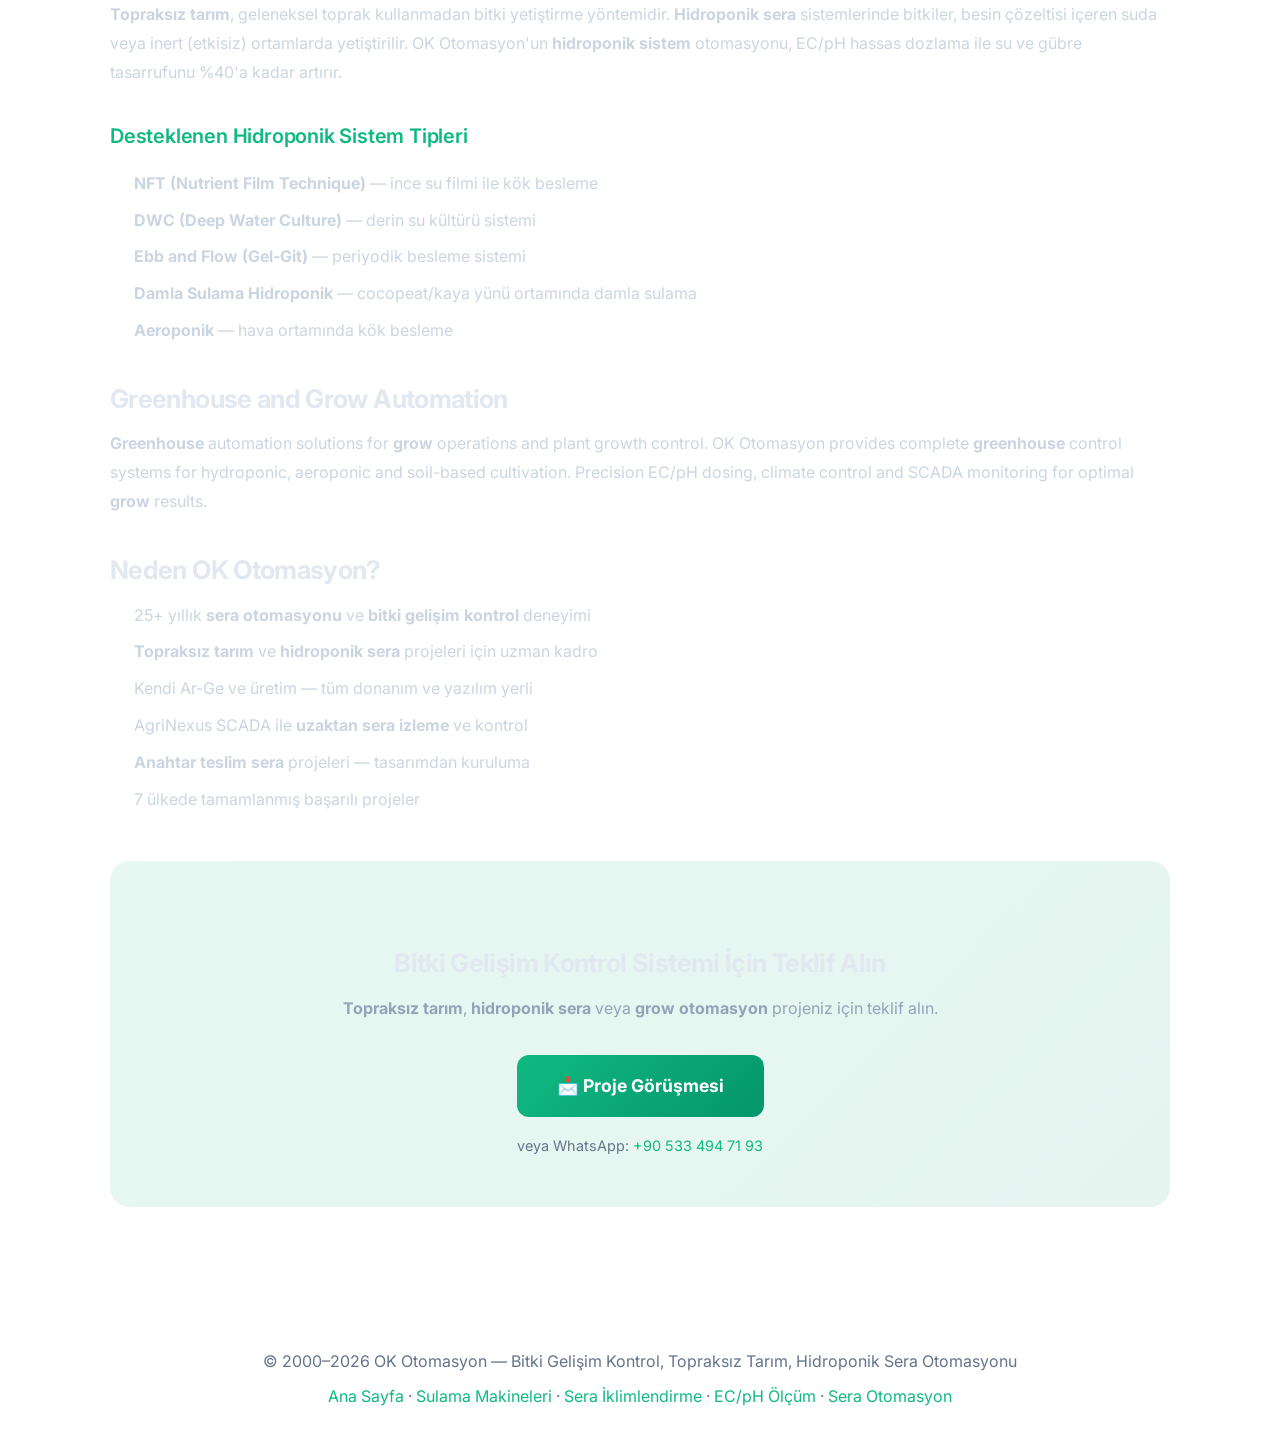
<file: bitki-gelisim-kontrol.html>
<!DOCTYPE html>
<html lang="tr">
<head>
    <meta charset="UTF-8">
    <meta name="viewport" content="width=device-width, initial-scale=1.0">
    <link rel="icon" type="image/svg+xml" href="/favicon.svg">
    <link rel="icon" type="image/png" sizes="192x192" href="/ok-icon.png">
    <title>Bitki Gelişim Kontrol Sistemleri | Topraksız Tarım, Hidroponik Sera — OK Otomasyon</title>
    <meta name="description" content="Bitki gelişim kontrol sistemleri ve bitki yetiştirme otomasyon sistemleri. Topraksız tarım, hidroponik sera, bitki gelişim takibi, grow kontrol, bitki besleme sistemi. EC/pH otomatik dozlama ile hassas bitki besleme. OK Otomasyon.">
    <meta name="keywords" content="bitki gelişim, bitki gelişim kontrol, bitki gelişim kontrol sistemi, bitki gelişim kontrol sistemleri, bitki gelişim otomasyonu, bitki gelişim otomasyonları, bitki gelişim takibi, bitki büyüme kontrol, bitki büyüme takibi, bitki yetiştirme, bitki yetiştirme otomasyon, bitki yetiştirme otomasyon sistemi, bitki yetiştirme otomasyon sistemleri, bitki besleme, bitki besleme sistemi, bitki besleme kontrol, grow, grow kontrol, grow otomasyon, grow sistemi, grow room, grow otomasyon sistemi, topraksız tarım, topraksız tarım sistemi, topraksız tarım otomasyonu, hidroponik, hidroponik sera, hidroponik sistem, hidroponik tarım, hidroponik yetiştirme, aeroponik, NFT sistem, DWC sistem, ebb flow, cocopeat, kaya yünü, perlit, fide yetiştirme, fide sera, bitki fabrikası, dikey tarım, vertical farming, indoor farming, sera otomasyon, sera otomasyonu, akıllı sera, akıllı tarım, precision agriculture, tarımsal teknoloji, agritech, greenhouse, sera sulama, sera gübreleme, EC dozlama, pH dozlama, EC kontrol, pH kontrol, drenaj kontrol, drenaj ölçüm, ışık kontrol, sıcaklık kontrol, nem kontrol, CO2 kontrol, CO2 dozlama, sulama otomasyonu, gübreleme otomasyonu, OK Otomasyon, Antalya">
    <meta name="robots" content="index, follow, max-image-preview:large, max-snippet:-1">
    <link rel="canonical" href="https://okotomasyon.com/bitki-gelisim-kontrol">
    <meta name="author" content="OK Otomasyon">

    <meta property="og:type" content="website">
    <meta property="og:url" content="https://okotomasyon.com/bitki-gelisim-kontrol">
    <meta property="og:title" content="Bitki Gelişim Kontrol Sistemleri — Topraksız Tarım ve Hidroponik Sera">
    <meta property="og:description" content="Bitki gelişim kontrol, topraksız tarım, hidroponik sera, grow otomasyon. EC/pH hassas dozlama ile bitki besleme sistemi. OK Otomasyon.">
    <meta property="og:image" content="https://okotomasyon.com/smart-greenhouse.png">

    <script type="application/ld+json">
    {
      "@context": "https://schema.org",
      "@type": "WebPage",
      "name": "Bitki Gelişim Kontrol Sistemleri — Topraksız Tarım ve Hidroponik Sera",
      "description": "Bitki gelişim kontrol, topraksız tarım otomasyonu, hidroponik sera sistemleri, grow kontrol, bitki besleme ve EC/pH dozlama.",
      "url": "https://okotomasyon.com/bitki-gelisim-kontrol",
      "publisher": {"@type": "Organization", "name": "OK Otomasyon", "url": "https://okotomasyon.com"}
    }
    </script>

    <link rel="preconnect" href="https://fonts.googleapis.com">
    <link rel="preconnect" href="https://fonts.gstatic.com" crossorigin>
    <link href="https://fonts.googleapis.com/css2?family=Inter:wght@300;400;500;600;700;800;900&display=swap" rel="stylesheet">
    <link rel="stylesheet" href="styles.css?v=20260326">
    <style>
        .seo-page { padding: 120px 20px 60px; max-width: 1100px; margin: 0 auto; }
        .seo-page h1 { font-size: clamp(2rem, 5vw, 3rem); font-weight: 900; margin-bottom: 1rem; line-height: 1.2; }
        .seo-page .text-accent { background: linear-gradient(135deg, #10b981, #34d399); -webkit-background-clip: text; -webkit-text-fill-color: transparent; }
        .seo-page .lead { font-size: 1.15rem; color: #94a3b8; line-height: 1.8; margin-bottom: 2rem; max-width: 800px; }
        .seo-page h2 { font-size: 1.6rem; font-weight: 700; margin: 2.5rem 0 1rem; color: #e2e8f0; }
        .seo-page h3 { font-size: 1.25rem; font-weight: 600; margin: 2rem 0 0.75rem; color: #10b981; }
        .seo-page p, .seo-page li { color: #cbd5e1; line-height: 1.8; font-size: 1rem; }
        .seo-page ul { padding-left: 1.5rem; margin: 1rem 0; }
        .seo-page li { margin-bottom: 0.5rem; }
        .seo-page .cta-section { background: linear-gradient(135deg, rgba(16,185,129,0.1), rgba(5,150,105,0.1)); border-radius: 20px; padding: 3rem; text-align: center; margin: 3rem 0; }
        .seo-page .cta-section .btn-primary { display: inline-block; padding: 1rem 2.5rem; background: linear-gradient(135deg, #10b981, #059669); color: #fff; text-decoration: none; border-radius: 12px; font-weight: 700; font-size: 1.1rem; }
        .seo-page .breadcrumb { font-size: 0.9rem; color: #64748b; margin-bottom: 1rem; }
        .seo-page .breadcrumb a { color: #10b981; text-decoration: none; }
        .seo-page .features-grid { display: grid; grid-template-columns: repeat(auto-fit, minmax(300px, 1fr)); gap: 1.5rem; margin: 2rem 0; }
        .seo-page .feature-card { background: rgba(255,255,255,0.03); border: 1px solid rgba(255,255,255,0.08); border-radius: 14px; padding: 1.5rem; }
        .seo-page .feature-card h4 { color: #e2e8f0; margin-bottom: 0.5rem; }
    </style>
</head>
<body>
    <nav id="mainNav" class="scrolled">
        <div class="nav-inner">
            <a href="/" class="nav-logo" title="OK Otomasyon"><img src="ok-icon.png" alt="OK Otomasyon" class="nav-logo-img" width="40" height="40"><span class="logo-k">K</span><span class="logo-divider"></span><span class="logo-accent">OTOMASYON</span></a>
            <ul class="nav-links"><li><a href="/#hakkimizda">Hakkımızda</a></li><li><a href="/#urunler">Ürünler</a></li><li><a href="/#agrinexus">AgriNexus</a></li><li><a href="/#iklimlendirme">İklimlendirme</a></li><li><a href="/#iletisim">İletişim</a></li></ul>
            <a href="/#iletisim" class="nav-cta">Teklif Al</a>
        </div>
    </nav>

    <article class="seo-page">
        <div class="breadcrumb"><a href="/">Ana Sayfa</a> › <strong>Bitki Gelişim Kontrol Sistemleri</strong></div>

        <h1>Bitki Gelişim Kontrol Sistemleri ve <span class="text-accent">Topraksız Tarım Otomasyonu</span></h1>

        <p class="lead">OK Otomasyon'un <strong>bitki gelişim kontrol sistemleri</strong>, seranızdaki bitkilerin büyüme sürecini EC/pH dozlama, iklim kontrolü, ışık yönetimi ve otomatik sulama ile optimize eder. <strong>Topraksız tarım</strong>, <strong>hidroponik sera</strong> ve <strong>grow otomasyon</strong> projeleri için eksiksiz çözüm.</p>

        <h2>Bitki Gelişim Kontrol ve Takip</h2>

        <p><strong>Bitki gelişim kontrol</strong> sistemi, bitkinin ihtiyaç duyduğu tüm çevresel koşulları (sıcaklık, nem, CO₂, ışık, su, gübre) hassas bir şekilde kontrol eder. <strong>Bitki gelişim takibi</strong> ile büyüme verileri kaydedilir, trend analizleri yapılır ve sezon karşılaştırmaları sunulur.</p>

        <p><strong>Bitki büyüme kontrol</strong> parametreleri:</p>
        <ul>
            <li><strong>EC kontrol</strong> — gübre konsantrasyonunun hassas ayarlanması</li>
            <li><strong>pH kontrol</strong> — besin element emiliminin optimize edilmesi</li>
            <li><strong>Sıcaklık kontrol</strong> — gündüz/gece sıcaklık programları</li>
            <li><strong>Nem kontrol</strong> — bağıl nem optimizasyonu</li>
            <li><strong>CO2 dozlama</strong> — fotosentez verimini artırma, <strong>CO2 kontrol</strong></li>
            <li><strong>Işık kontrol</strong> — doğal ve yapay aydınlatma yönetimi</li>
            <li><strong>Drenaj kontrol</strong> ve <strong>drenaj ölçüm</strong> — atık su analizi</li>
        </ul>

        <h2>Bitki Yetiştirme Otomasyon Sistemleri</h2>

        <p><strong>Bitki yetiştirme otomasyon sistemleri</strong>, sera ortamındaki tüm süreçleri otomatikleştirerek insan müdahalesini en aza indirir. <strong>Bitki gelişim otomasyonları</strong> sayesinde daha yüksek verim, daha az kaynak tüketimi ve daha kaliteli ürün elde edilir.</p>

        <div class="features-grid">
            <div class="feature-card">
                <h4>💧 Hassas Bitki Besleme Sistemi</h4>
                <p><strong>Bitki besleme sistemi</strong>: EC/pH otomatik dozlama ile her bitkiye ihtiyacı kadar gübre. <strong>Gübre dozlama</strong> makineleri ile hassas <strong>bitki besleme</strong> kontrolü. Reçete bazlı sulama programları.</p>
            </div>
            <div class="feature-card">
                <h4>🌱 Grow Kontrol ve Otomasyon</h4>
                <p><strong>Grow kontrol</strong> ve <strong>grow otomasyon</strong> sistemleri: <strong>Grow room</strong> ve sera ortamları için özelleştirilmiş tam otomasyon. Sıcaklık, nem, CO₂ ve ışık tam kontrol altında. <strong>Indoor farming</strong> uyumlu.</p>
            </div>
            <div class="feature-card">
                <h4>🌿 Topraksız Tarım Otomasyonu</h4>
                <p><strong>Topraksız tarım sistemi</strong> otomasyonu: Cocopeat, kaya yünü ve perlit ortamlarında <strong>hidroponik yetiştirme</strong>. <strong>NFT sistem</strong>, <strong>DWC sistem</strong>, <strong>ebb flow</strong> ve diğer <strong>hidroponik sistem</strong> tipleri için tam otomasyon altyapısı.</p>
            </div>
            <div class="feature-card">
                <h4>🏗️ Dikey Tarım Sistemleri</h4>
                <p><strong>Dikey tarım</strong> (<strong>vertical farming</strong>) projeleri için çok katlı otomasyon çözümleri. Her katman bağımsız iklim ve sulama kontrolü. <strong>Bitki fabrikası</strong> kavramına uygun endüstriyel ölçek.</p>
            </div>
        </div>

        <h2>Topraksız Tarım ve Hidroponik Sera</h2>

        <p><strong>Topraksız tarım</strong>, geleneksel toprak kullanmadan bitki yetiştirme yöntemidir. <strong>Hidroponik sera</strong> sistemlerinde bitkiler, besin çözeltisi içeren suda veya inert (etkisiz) ortamlarda yetiştirilir. OK Otomasyon'un <strong>hidroponik sistem</strong> otomasyonu, EC/pH hassas dozlama ile su ve gübre tasarrufunu %40'a kadar artırır.</p>

        <h3>Desteklenen Hidroponik Sistem Tipleri</h3>
        <ul>
            <li><strong>NFT (Nutrient Film Technique)</strong> — ince su filmi ile kök besleme</li>
            <li><strong>DWC (Deep Water Culture)</strong> — derin su kültürü sistemi</li>
            <li><strong>Ebb and Flow (Gel-Git)</strong> — periyodik besleme sistemi</li>
            <li><strong>Damla Sulama Hidroponik</strong> — cocopeat/kaya yünü ortamında damla sulama</li>
            <li><strong>Aeroponik</strong> — hava ortamında kök besleme</li>
        </ul>

        <h2>Greenhouse and Grow Automation</h2>
        <p><strong>Greenhouse</strong> automation solutions for <strong>grow</strong> operations and plant growth control. OK Otomasyon provides complete <strong>greenhouse</strong> control systems for hydroponic, aeroponic and soil-based cultivation. Precision EC/pH dosing, climate control and SCADA monitoring for optimal <strong>grow</strong> results.</p>

        <h2>Neden OK Otomasyon?</h2>
        <ul>
            <li>25+ yıllık <strong>sera otomasyonu</strong> ve <strong>bitki gelişim kontrol</strong> deneyimi</li>
            <li><strong>Topraksız tarım</strong> ve <strong>hidroponik sera</strong> projeleri için uzman kadro</li>
            <li>Kendi Ar-Ge ve üretim — tüm donanım ve yazılım yerli</li>
            <li>AgriNexus SCADA ile <strong>uzaktan sera izleme</strong> ve kontrol</li>
            <li><strong>Anahtar teslim sera</strong> projeleri — tasarımdan kuruluma</li>
            <li>7 ülkede tamamlanmış başarılı projeler</li>
        </ul>

        <div class="cta-section">
            <h2>Bitki Gelişim Kontrol Sistemi İçin Teklif Alın</h2>
            <p style="color:#94a3b8; margin: 1rem 0 2rem;"><strong>Topraksız tarım</strong>, <strong>hidroponik sera</strong> veya <strong>grow otomasyon</strong> projeniz için teklif alın.</p>
            <a href="/#iletisim" class="btn-primary">📩 Proje Görüşmesi</a>
            <p style="color:#64748b; margin-top:1rem; font-size:0.9rem;">veya WhatsApp: <a href="https://wa.me/905334947193" style="color:#10b981;">+90 533 494 71 93</a></p>
        </div>
    </article>

    <footer style="text-align:center; padding:2rem; color:#64748b; border-top:1px solid rgba(255,255,255,0.05);">
        <p>© 2000–2026 OK Otomasyon — Bitki Gelişim Kontrol, Topraksız Tarım, Hidroponik Sera Otomasyonu</p>
        <p style="margin-top:0.5rem;"><a href="/" style="color:#10b981;">Ana Sayfa</a> · <a href="/sera-sulama-makinesi" style="color:#10b981;">Sulama Makineleri</a> · <a href="/sera-iklimlendirme" style="color:#10b981;">Sera İklimlendirme</a> · <a href="/ec-ph-olcum" style="color:#10b981;">EC/pH Ölçüm</a> · <a href="/sera-otomasyon" style="color:#10b981;">Sera Otomasyon</a></p>
    </footer>
</body>
</html>
</file>
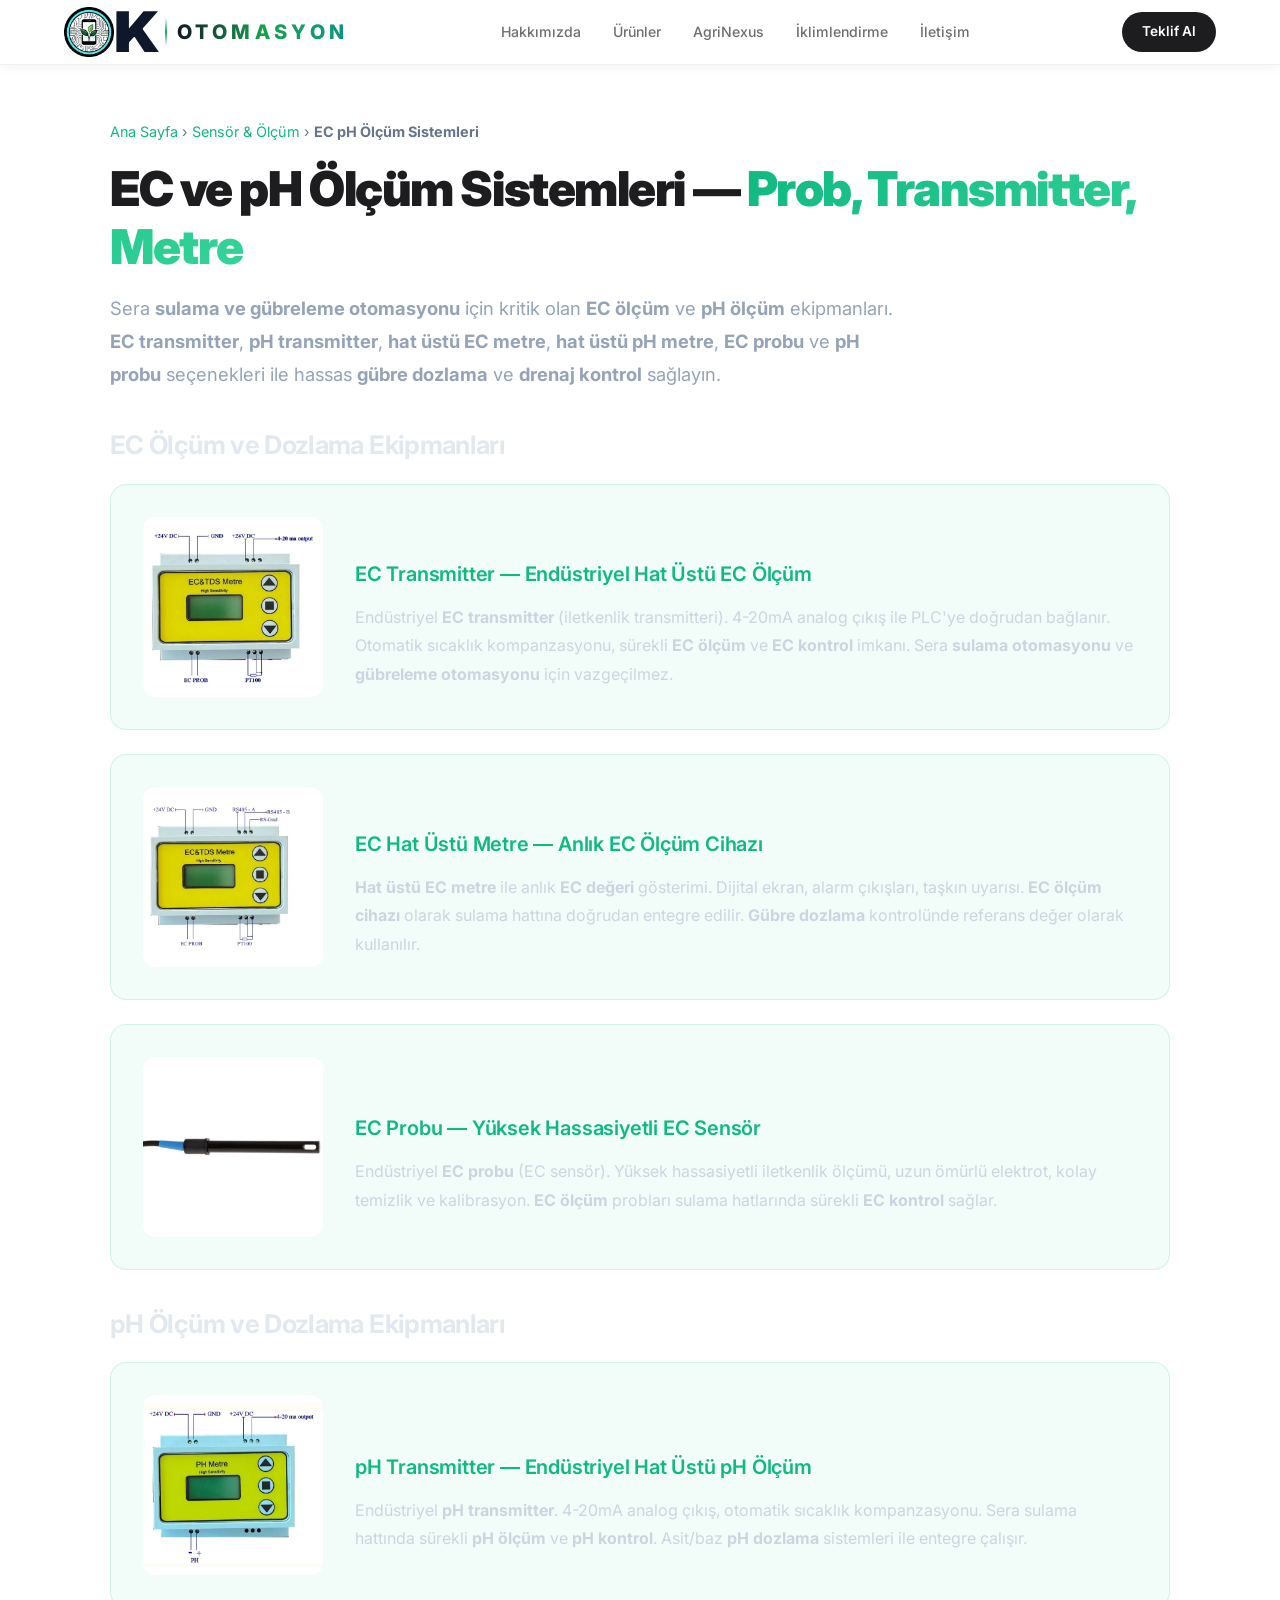
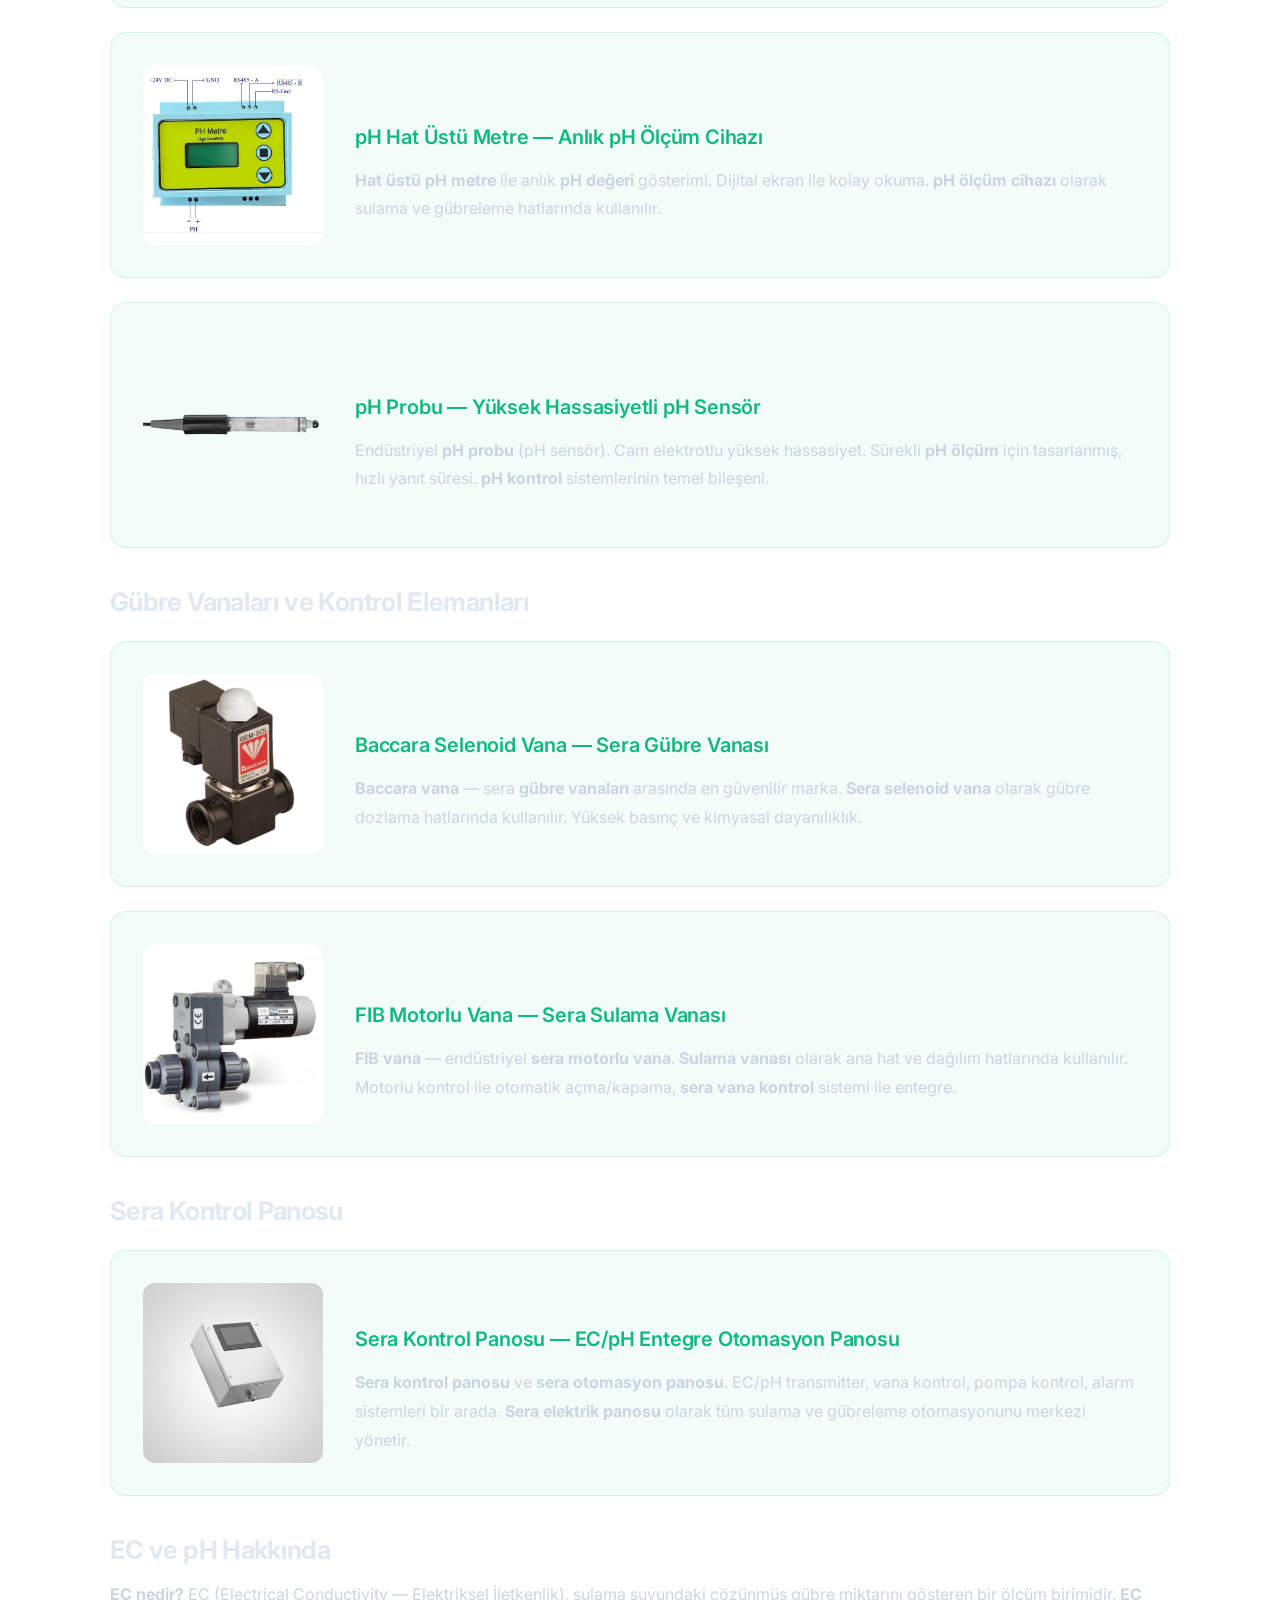
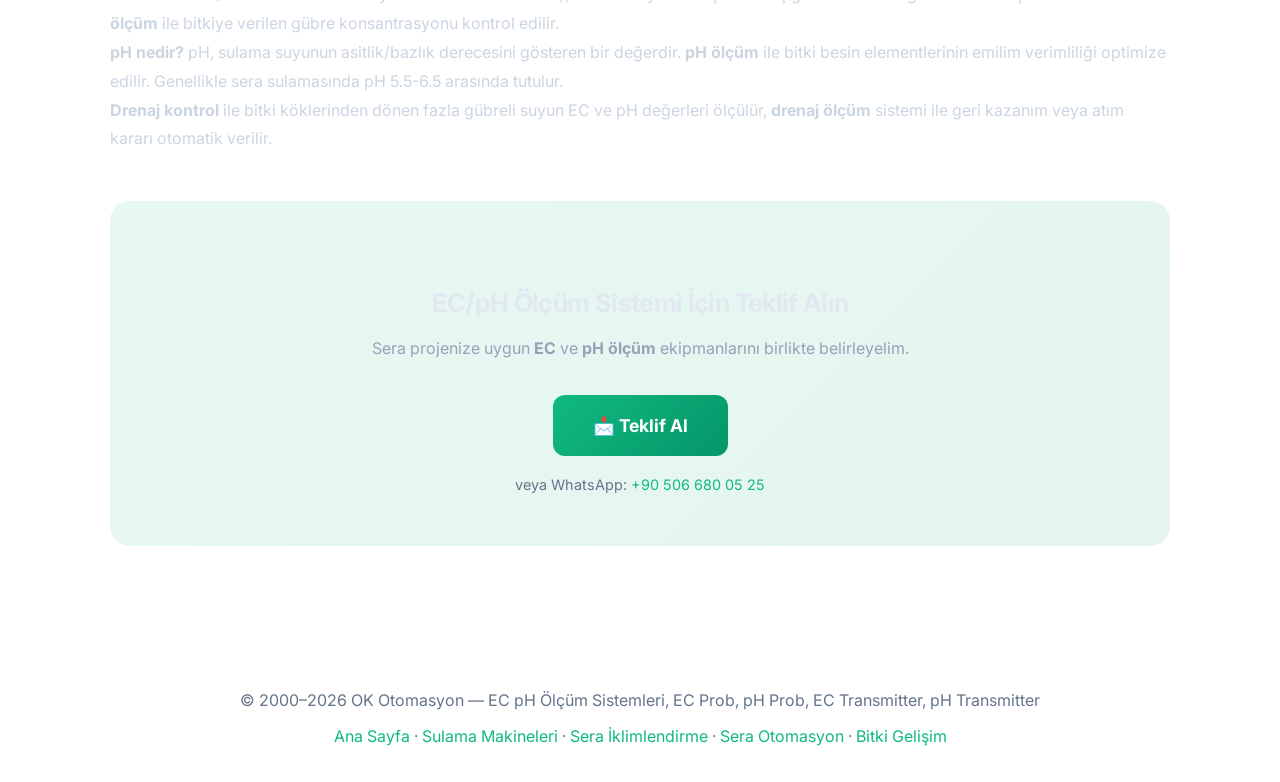
<file: ec-ph-olcum.html>
<!DOCTYPE html>
<html lang="tr">
<head>
    <meta charset="UTF-8">
    <meta name="viewport" content="width=device-width, initial-scale=1.0">
    <link rel="icon" type="image/svg+xml" href="/favicon.svg">
    <link rel="icon" type="image/png" sizes="192x192" href="/ok-icon.png">
    <title>EC pH Ölçüm Sistemleri | EC Prob, pH Prob, EC Transmitter, pH Transmitter — OK Otomasyon</title>
    <meta name="description" content="EC ve pH ölçüm sistemleri. EC prob, pH prob, EC transmitter, pH transmitter, hat üstü EC metre, hat üstü pH metre, EC ölçüm cihazı, pH ölçüm cihazı. Sera sulama ve gübreleme otomasyonu için endüstriyel ölçüm ekipmanları.">
    <meta name="keywords" content="EC, pH, EC prob, pH prob, EC probu, pH probu, EC transmitter, pH transmitter, EC transmeter, pH transmeter, hat üstü EC, hat üstü pH, hat üstü EC metre, hat üstü pH metre, EC metre, pH metre, EC ölçüm, pH ölçüm, EC ölçüm cihazı, pH ölçüm cihazı, EC sensör, pH sensör, EC kontrol, pH kontrol, EC dozlama, pH dozlama, EC pH kontrol, EC pH dozlama sistemi, EC dozlama sistemi, pH dozlama sistemi, EC değeri, pH değeri, EC nedir, pH nedir, EC ölçer, pH ölçer, sera EC ölçüm, sera pH ölçüm, sulama EC kontrol, gübre EC kontrol, gübre pH kontrol, drenaj EC ölçüm, drenaj pH ölçüm, drenaj kontrol, drenaj kontrol sistemi, drenaj ölçüm, drenaj yönetimi, sera kontrol panosu, sera otomasyon panosu, sera otomasyon, sera otomasyonu, gübre dozlama, gübre vanaları, gübre vana, Baccara vana, FIB vana, sera vana kontrol, sera selenoid vana, sera motorlu vana, sulama vanası, sulama otomasyonu, gübreleme otomasyonu, OK Otomasyon, Antalya">
    <meta name="robots" content="index, follow, max-image-preview:large, max-snippet:-1">
    <link rel="canonical" href="https://okotomasyon.com/ec-ph-olcum">
    <meta name="author" content="OK Otomasyon">
    <meta name="geo.region" content="TR-07">
    <meta name="geo.placename" content="Antalya">

    <meta property="og:type" content="product">
    <meta property="og:url" content="https://okotomasyon.com/ec-ph-olcum">
    <meta property="og:title" content="EC pH Ölçüm Sistemleri — EC Prob, pH Prob, Transmitter">
    <meta property="og:description" content="EC prob, pH prob, EC transmitter, pH transmitter, hat üstü EC-pH metre. Sera sulama ve gübreleme otomasyonu için endüstriyel ölçüm ekipmanları.">
    <meta property="og:image" content="https://okotomasyon.com/sensor-ec-transmitter.png">

    <script type="application/ld+json">
    {
      "@context": "https://schema.org",
      "@type": "CollectionPage",
      "name": "EC pH Ölçüm ve Dozlama Sistemleri",
      "description": "EC prob, pH prob, EC transmitter, pH transmitter, hat üstü EC/pH metre. Sera sulama ve gübreleme otomasyonu için endüstriyel EC/pH ölçüm ve dozlama ekipmanları.",
      "url": "https://okotomasyon.com/ec-ph-olcum",
      "mainEntity": {
        "@type": "ItemList",
        "itemListElement": [
          {"@type": "ListItem", "position": 1, "name": "EC Transmitter", "url": "https://okotomasyon.com/ec-ph-olcum#ec-transmitter"},
          {"@type": "ListItem", "position": 2, "name": "pH Transmitter", "url": "https://okotomasyon.com/ec-ph-olcum#ph-transmitter"},
          {"@type": "ListItem", "position": 3, "name": "EC Hat Üstü Metre", "url": "https://okotomasyon.com/ec-ph-olcum#ec-metre"},
          {"@type": "ListItem", "position": 4, "name": "pH Hat Üstü Metre", "url": "https://okotomasyon.com/ec-ph-olcum#ph-metre"},
          {"@type": "ListItem", "position": 5, "name": "EC Probu", "url": "https://okotomasyon.com/ec-ph-olcum#ec-probu"},
          {"@type": "ListItem", "position": 6, "name": "pH Probu", "url": "https://okotomasyon.com/ec-ph-olcum#ph-probu"}
        ]
      },
      "publisher": {"@type": "Organization", "name": "OK Otomasyon", "url": "https://okotomasyon.com"}
    }
    </script>

    <link rel="preconnect" href="https://fonts.googleapis.com">
    <link rel="preconnect" href="https://fonts.gstatic.com" crossorigin>
    <link href="https://fonts.googleapis.com/css2?family=Inter:wght@300;400;500;600;700;800;900&display=swap" rel="stylesheet">
    <link rel="stylesheet" href="styles.css?v=20260326">
    <style>
        .seo-page { padding: 120px 20px 60px; max-width: 1100px; margin: 0 auto; }
        .seo-page h1 { font-size: clamp(2rem, 5vw, 3rem); font-weight: 900; margin-bottom: 1rem; line-height: 1.2; }
        .seo-page .text-accent { background: linear-gradient(135deg, #10b981, #34d399); -webkit-background-clip: text; -webkit-text-fill-color: transparent; }
        .seo-page .lead { font-size: 1.15rem; color: #94a3b8; line-height: 1.8; margin-bottom: 2rem; max-width: 800px; }
        .seo-page h2 { font-size: 1.6rem; font-weight: 700; margin: 2.5rem 0 1rem; color: #e2e8f0; }
        .seo-page h3 { font-size: 1.25rem; font-weight: 600; margin: 2rem 0 0.75rem; color: #10b981; }
        .seo-page p, .seo-page li { color: #cbd5e1; line-height: 1.8; font-size: 1rem; }
        .seo-page ul { padding-left: 1.5rem; margin: 1rem 0; }
        .seo-page li { margin-bottom: 0.5rem; }
        .seo-page .product-highlight { background: rgba(16,185,129,0.05); border: 1px solid rgba(16,185,129,0.15); border-radius: 16px; padding: 2rem; margin: 1.5rem 0; display: grid; grid-template-columns: 180px 1fr; gap: 2rem; align-items: center; }
        .seo-page .product-highlight img { width: 100%; border-radius: 12px; }
        .seo-page .cta-section { background: linear-gradient(135deg, rgba(16,185,129,0.1), rgba(5,150,105,0.1)); border-radius: 20px; padding: 3rem; text-align: center; margin: 3rem 0; }
        .seo-page .cta-section .btn-primary { display: inline-block; padding: 1rem 2.5rem; background: linear-gradient(135deg, #10b981, #059669); color: #fff; text-decoration: none; border-radius: 12px; font-weight: 700; font-size: 1.1rem; }
        .seo-page .breadcrumb { font-size: 0.9rem; color: #64748b; margin-bottom: 1rem; }
        .seo-page .breadcrumb a { color: #10b981; text-decoration: none; }
        .seo-page .sensor-grid { display: grid; grid-template-columns: repeat(auto-fit, minmax(300px, 1fr)); gap: 1.5rem; margin: 2rem 0; }
        @media (max-width: 768px) { .seo-page .product-highlight { grid-template-columns: 1fr; } }
    </style>
</head>
<body>
    <nav id="mainNav" class="scrolled">
        <div class="nav-inner">
            <a href="/" class="nav-logo" title="OK Otomasyon"><img src="ok-icon.png" alt="OK Otomasyon" class="nav-logo-img" width="40" height="40"><span class="logo-k">K</span><span class="logo-divider"></span><span class="logo-accent">OTOMASYON</span></a>
            <ul class="nav-links"><li><a href="/#hakkimizda">Hakkımızda</a></li><li><a href="/#urunler">Ürünler</a></li><li><a href="/#agrinexus">AgriNexus</a></li><li><a href="/#iklimlendirme">İklimlendirme</a></li><li><a href="/#iletisim">İletişim</a></li></ul>
            <a href="/#iletisim" class="nav-cta">Teklif Al</a>
        </div>
    </nav>

    <article class="seo-page">
        <div class="breadcrumb"><a href="/">Ana Sayfa</a> › <a href="/#sensorler">Sensör &amp; Ölçüm</a> › <strong>EC pH Ölçüm Sistemleri</strong></div>

        <h1>EC ve pH Ölçüm Sistemleri — <span class="text-accent">Prob, Transmitter, Metre</span></h1>

        <p class="lead">Sera <strong>sulama ve gübreleme otomasyonu</strong> için kritik olan <strong>EC ölçüm</strong> ve <strong>pH ölçüm</strong> ekipmanları. <strong>EC transmitter</strong>, <strong>pH transmitter</strong>, <strong>hat üstü EC metre</strong>, <strong>hat üstü pH metre</strong>, <strong>EC probu</strong> ve <strong>pH probu</strong> seçenekleri ile hassas <strong>gübre dozlama</strong> ve <strong>drenaj kontrol</strong> sağlayın.</p>

        <h2>EC Ölçüm ve Dozlama Ekipmanları</h2>

        <div class="product-highlight">
            <img src="sensor-ec-transmitter.png" alt="EC Transmitter - Endüstriyel EC Ölçüm" loading="lazy" width="180" height="180">
            <div>
                <h3>EC Transmitter — Endüstriyel Hat Üstü EC Ölçüm</h3>
                <p>Endüstriyel <strong>EC transmitter</strong> (iletkenlik transmitteri). 4-20mA analog çıkış ile PLC'ye doğrudan bağlanır. Otomatik sıcaklık kompanzasyonu, sürekli <strong>EC ölçüm</strong> ve <strong>EC kontrol</strong> imkanı. Sera <strong>sulama otomasyonu</strong> ve <strong>gübreleme otomasyonu</strong> için vazgeçilmez.</p>
            </div>
        </div>

        <div class="product-highlight">
            <img src="sensor-ec-metre.png" alt="EC Hat Üstü Metre - EC Ölçüm Cihazı" loading="lazy" width="180" height="180">
            <div>
                <h3>EC Hat Üstü Metre — Anlık EC Ölçüm Cihazı</h3>
                <p><strong>Hat üstü EC metre</strong> ile anlık <strong>EC değeri</strong> gösterimi. Dijital ekran, alarm çıkışları, taşkın uyarısı. <strong>EC ölçüm cihazı</strong> olarak sulama hattına doğrudan entegre edilir. <strong>Gübre dozlama</strong> kontrolünde referans değer olarak kullanılır.</p>
            </div>
        </div>

        <div class="product-highlight">
            <img src="sensor-ec-probu.png" alt="EC Probu - EC Sensör" loading="lazy" width="180" height="180">
            <div>
                <h3>EC Probu — Yüksek Hassasiyetli EC Sensör</h3>
                <p>Endüstriyel <strong>EC probu</strong> (EC sensör). Yüksek hassasiyetli iletkenlik ölçümü, uzun ömürlü elektrot, kolay temizlik ve kalibrasyon. <strong>EC ölçüm</strong> probları sulama hatlarında sürekli <strong>EC kontrol</strong> sağlar.</p>
            </div>
        </div>

        <h2>pH Ölçüm ve Dozlama Ekipmanları</h2>

        <div class="product-highlight">
            <img src="sensor-ph-transmitter.png" alt="pH Transmitter - Endüstriyel pH Ölçüm" loading="lazy" width="180" height="180">
            <div>
                <h3>pH Transmitter — Endüstriyel Hat Üstü pH Ölçüm</h3>
                <p>Endüstriyel <strong>pH transmitter</strong>. 4-20mA analog çıkış, otomatik sıcaklık kompanzasyonu. Sera sulama hattında sürekli <strong>pH ölçüm</strong> ve <strong>pH kontrol</strong>. Asit/baz <strong>pH dozlama</strong> sistemleri ile entegre çalışır.</p>
            </div>
        </div>

        <div class="product-highlight">
            <img src="sensor-ph-metre.png" alt="pH Hat Üstü Metre - pH Ölçüm Cihazı" loading="lazy" width="180" height="180">
            <div>
                <h3>pH Hat Üstü Metre — Anlık pH Ölçüm Cihazı</h3>
                <p><strong>Hat üstü pH metre</strong> ile anlık <strong>pH değeri</strong> gösterimi. Dijital ekran ile kolay okuma. <strong>pH ölçüm cihazı</strong> olarak sulama ve gübreleme hatlarında kullanılır.</p>
            </div>
        </div>

        <div class="product-highlight">
            <img src="sensor-ph-probu.png" alt="pH Probu - pH Sensör" loading="lazy" width="180" height="180">
            <div>
                <h3>pH Probu — Yüksek Hassasiyetli pH Sensör</h3>
                <p>Endüstriyel <strong>pH probu</strong> (pH sensör). Cam elektrotlu yüksek hassasiyet. Sürekli <strong>pH ölçüm</strong> için tasarlanmış, hızlı yanıt süresi. <strong>pH kontrol</strong> sistemlerinin temel bileşeni.</p>
            </div>
        </div>

        <h2>Gübre Vanaları ve Kontrol Elemanları</h2>

        <div class="product-highlight">
            <img src="sensor-vana-baccara.jpg" alt="Baccara Gübre Vanası - Sera Selenoid Vana" loading="lazy" width="180" height="180">
            <div>
                <h3>Baccara Selenoid Vana — Sera Gübre Vanası</h3>
                <p><strong>Baccara vana</strong> — sera <strong>gübre vanaları</strong> arasında en güvenilir marka. <strong>Sera selenoid vana</strong> olarak gübre dozlama hatlarında kullanılır. Yüksek basınç ve kimyasal dayanılıklık.</p>
            </div>
        </div>

        <div class="product-highlight">
            <img src="sensor-vana-fib.jpg" alt="FIB Motorlu Vana - Sera Sulama Vanası" loading="lazy" width="180" height="180">
            <div>
                <h3>FIB Motorlu Vana — Sera Sulama Vanası</h3>
                <p><strong>FIB vana</strong> — endüstriyel <strong>sera motorlu vana</strong>. <strong>Sulama vanası</strong> olarak ana hat ve dağılım hatlarında kullanılır. Motorlu kontrol ile otomatik açma/kapama, <strong>sera vana kontrol</strong> sistemi ile entegre.</p>
            </div>
        </div>

        <h2>Sera Kontrol Panosu</h2>
        <div class="product-highlight">
            <img src="sensor-kontrol-pano.png" alt="Sera Kontrol Panosu - Sera Otomasyon Panosu" loading="lazy" width="180" height="180">
            <div>
                <h3>Sera Kontrol Panosu — EC/pH Entegre Otomasyon Panosu</h3>
                <p><strong>Sera kontrol panosu</strong> ve <strong>sera otomasyon panosu</strong>. EC/pH transmitter, vana kontrol, pompa kontrol, alarm sistemleri bir arada. <strong>Sera elektrik panosu</strong> olarak tüm sulama ve gübreleme otomasyonunu merkezi yönetir.</p>
            </div>
        </div>

        <h2>EC ve pH Hakkında</h2>
        <p><strong>EC nedir?</strong> EC (Electrical Conductivity — Elektriksel İletkenlik), sulama suyundaki çözünmüş gübre miktarını gösteren bir ölçüm birimidir. <strong>EC ölçüm</strong> ile bitkiye verilen gübre konsantrasyonu kontrol edilir.</p>
        <p><strong>pH nedir?</strong> pH, sulama suyunun asitlik/bazlık derecesini gösteren bir değerdir. <strong>pH ölçüm</strong> ile bitki besin elementlerinin emilim verimliliği optimize edilir. Genellikle sera sulamasında pH 5.5-6.5 arasında tutulur.</p>
        <p><strong>Drenaj kontrol</strong> ile bitki köklerinden dönen fazla gübreli suyun EC ve pH değerleri ölçülür, <strong>drenaj ölçüm</strong> sistemi ile geri kazanım veya atım kararı otomatik verilir.</p>

        <div class="cta-section">
            <h2>EC/pH Ölçüm Sistemi İçin Teklif Alın</h2>
            <p style="color:#94a3b8; margin: 1rem 0 2rem;">Sera projenize uygun <strong>EC</strong> ve <strong>pH ölçüm</strong> ekipmanlarını birlikte belirleyelim.</p>
            <a href="/#iletisim" class="btn-primary">📩 Teklif Al</a>
            <p style="color:#64748b; margin-top:1rem; font-size:0.9rem;">veya WhatsApp: <a href="https://wa.me/905066800525" style="color:#10b981;">+90 506 680 05 25</a></p>
        </div>
    </article>

    <footer style="text-align:center; padding:2rem; color:#64748b; border-top:1px solid rgba(255,255,255,0.05);">
        <p>© 2000–2026 OK Otomasyon — EC pH Ölçüm Sistemleri, EC Prob, pH Prob, EC Transmitter, pH Transmitter</p>
        <p style="margin-top:0.5rem;"><a href="/" style="color:#10b981;">Ana Sayfa</a> · <a href="/sera-sulama-makinesi" style="color:#10b981;">Sulama Makineleri</a> · <a href="/sera-iklimlendirme" style="color:#10b981;">Sera İklimlendirme</a> · <a href="/sera-otomasyon" style="color:#10b981;">Sera Otomasyon</a> · <a href="/bitki-gelisim-kontrol" style="color:#10b981;">Bitki Gelişim</a></p>
    </footer>
</body>
</html>
</file>
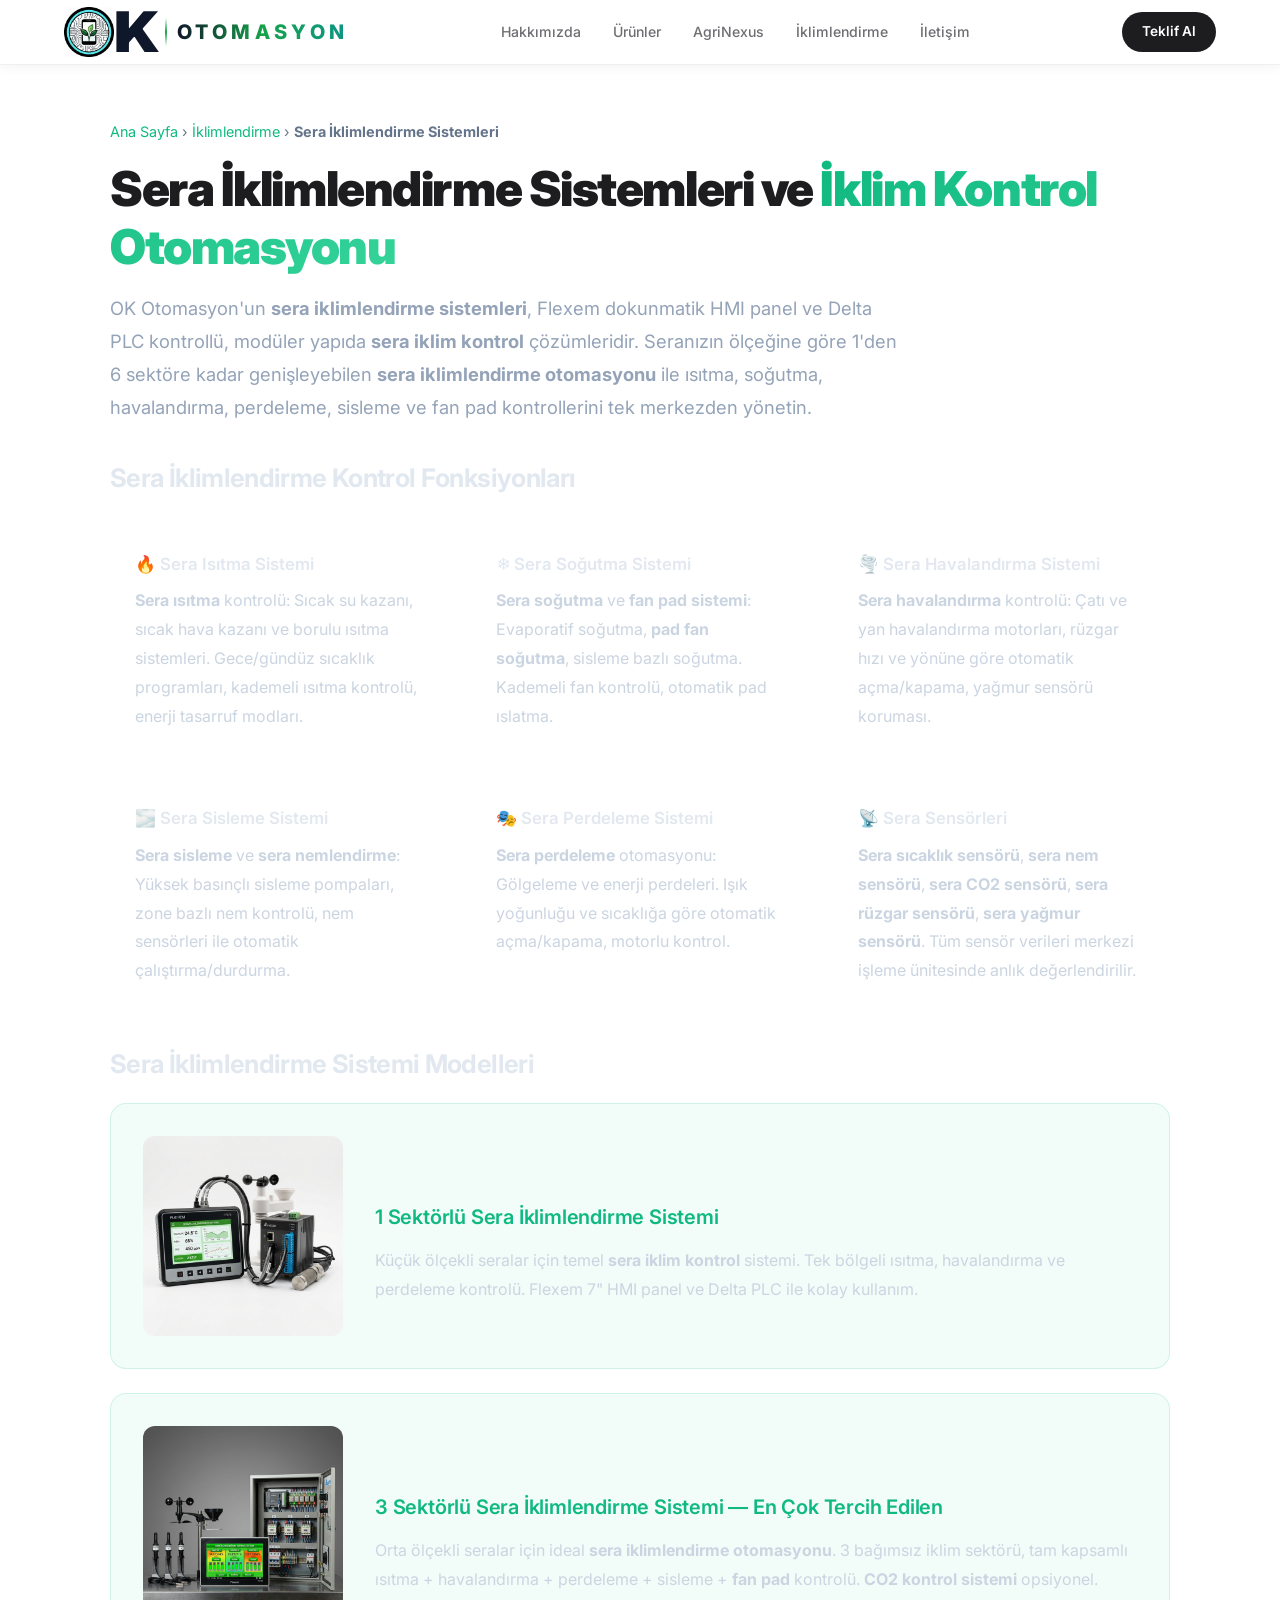
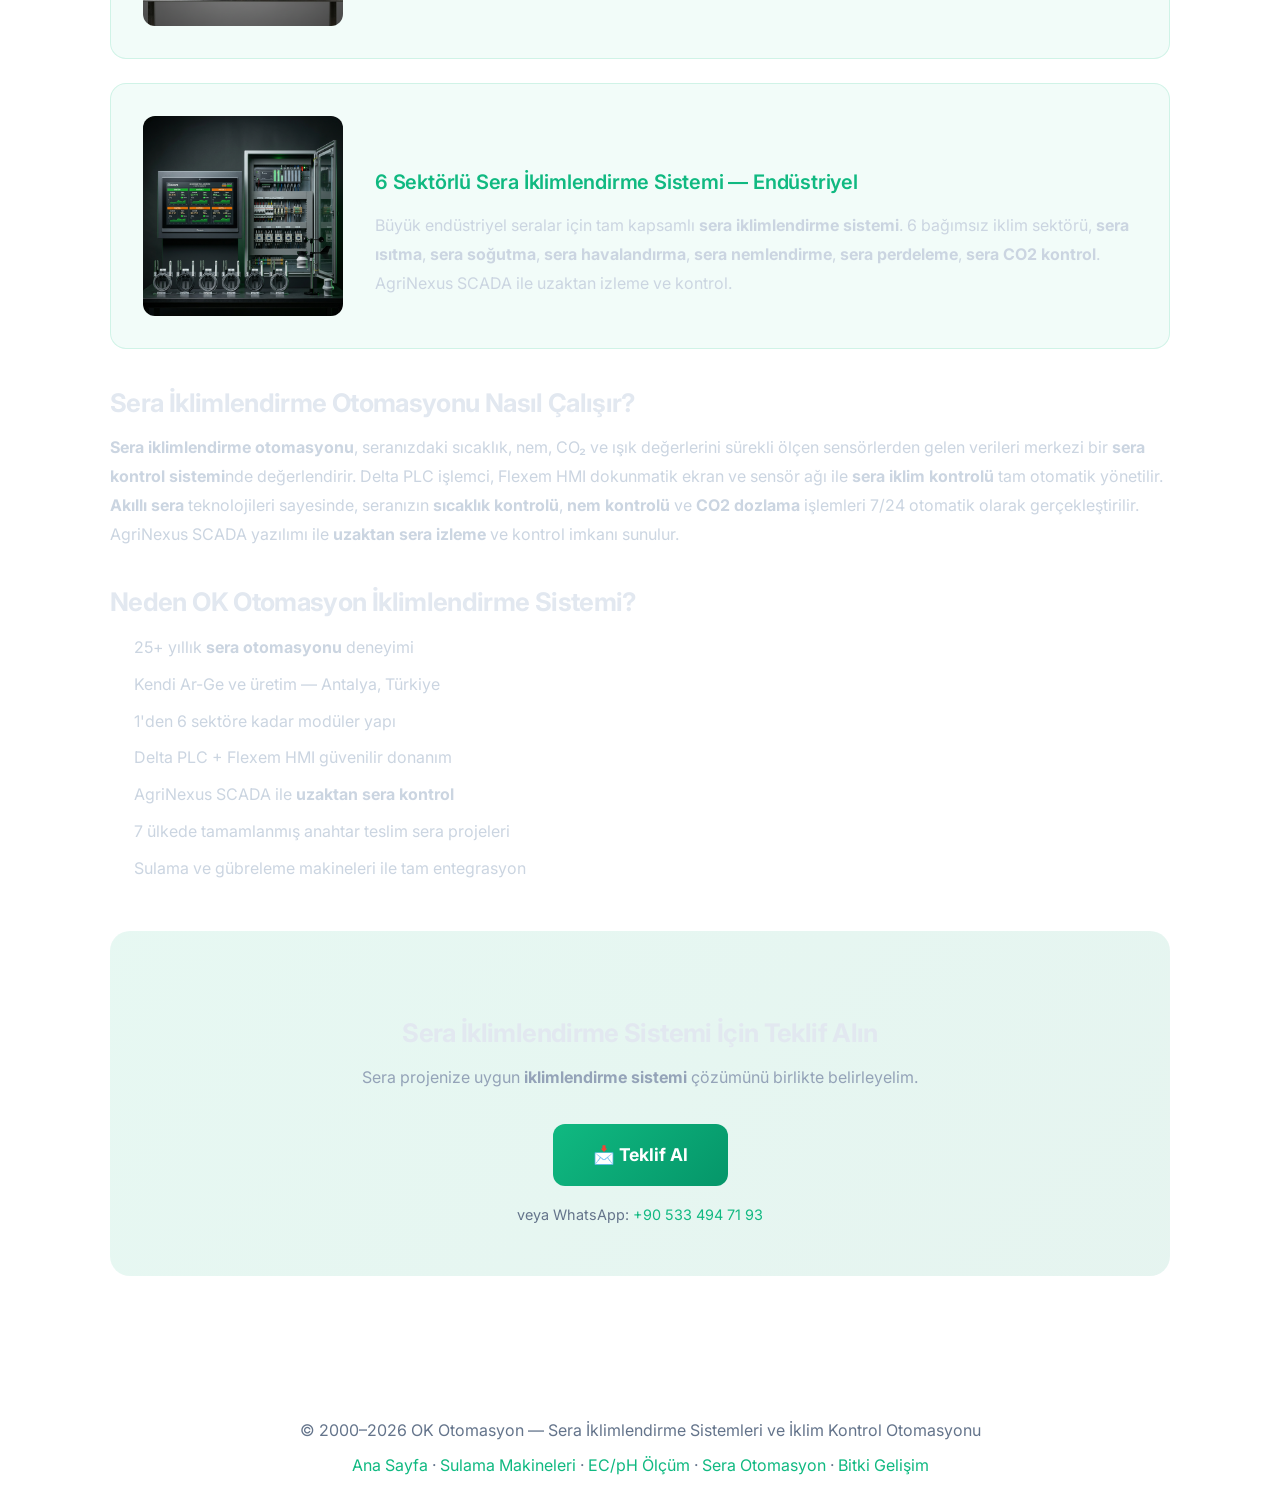
<file: sera-iklimlendirme.html>
<!DOCTYPE html>
<html lang="tr">
<head>
    <meta charset="UTF-8">
    <meta name="viewport" content="width=device-width, initial-scale=1.0">
    <link rel="icon" type="image/svg+xml" href="/favicon.svg">
    <link rel="icon" type="image/png" sizes="192x192" href="/ok-icon.png">
    <title>Sera İklimlendirme Sistemleri | Sera İklim Kontrol Otomasyonu — OK Otomasyon</title>
    <meta name="description" content="Sera iklimlendirme sistemleri ve sera iklim kontrol otomasyonu. 1-6 sektörlü modüler yapı. Sera ısıtma, soğutma, havalandırma, perdeleme, sisleme, fan pad, nem kontrolü. Delta PLC, Flexem HMI. Antalya.">
    <meta name="keywords" content="sera iklimlendirme, sera iklimlendirme sistemi, sera iklimlendirme sistemleri, sera iklim kontrol, sera iklim kontrol sistemi, sera iklimlendirme otomasyonu, sera kontrol sistemi, sera kontrol sistemleri, sera sistemleri, sera ısıtma, sera ısıtma sistemi, sera soğutma, sera soğutma sistemi, sera havalandırma, sera havalandırma sistemi, sera sisleme, sera sisleme sistemi, sera perdeleme, sera perdeleme sistemi, sera fan pad, fan pad sistemi, fan pad soğutma, pad fan sistemi, pad fan soğutma, sera nemlendirme, sera nemlendirme sistemi, sera nem kontrol, sera nem kontrolü, sera sıcaklık kontrol, sera sıcaklık kontrolü, sera CO2 kontrol, sera CO2 dozlama, CO2 kontrol sistemi, sera kliması, sera klima sistemi, sera iklim kontrolü, iklimlendirme otomasyonu, sera otomatik kontrol, sera otomatik kontrol sistemi, sera rüzgar sensörü, sera yağmur sensörü, sera sıcaklık sensörü, sera nem sensörü, sera CO2 sensörü, Delta PLC, Flexem HMI, sera otomasyon, sera otomasyonu, sera otomasyon sistemi, akıllı sera, akıllı sera sistemi, sera kontrol paneli, sera kontrol panosu, sera otomasyon panosu, OK Otomasyon, Antalya sera, seracılık, sera ekipmanları, sera teknolojileri">
    <meta name="robots" content="index, follow, max-image-preview:large, max-snippet:-1">
    <link rel="canonical" href="https://okotomasyon.com/sera-iklimlendirme">
    <meta name="author" content="OK Otomasyon">
    <meta name="geo.region" content="TR-07">
    <meta name="geo.placename" content="Antalya">

    <meta property="og:type" content="product">
    <meta property="og:url" content="https://okotomasyon.com/sera-iklimlendirme">
    <meta property="og:title" content="Sera İklimlendirme Sistemleri — Sera İklim Kontrol Otomasyonu">
    <meta property="og:description" content="Sera iklimlendirme sistemleri. 1-6 sektörlü modüler yapı. Isıtma, soğutma, havalandırma, perdeleme, sisleme, fan pad. Delta PLC ve Flexem HMI kontrollü.">
    <meta property="og:image" content="https://okotomasyon.com/iklim-3sektor.png">
    <meta property="og:locale" content="tr_TR">

    <script type="application/ld+json">
    {
      "@context": "https://schema.org",
      "@type": "CollectionPage",
      "name": "Sera İklimlendirme Sistemleri",
      "description": "Sera iklimlendirme sistemleri ve sera iklim kontrol otomasyonu. 1-6 sektörlü modüler yapı. Sera ısıtma, soğutma, havalandırma, perdeleme, sisleme, fan pad kontrolü.",
      "url": "https://okotomasyon.com/sera-iklimlendirme",
      "mainEntity": {
        "@type": "ItemList",
        "itemListElement": [
          {"@type": "Product", "position": 1, "name": "1 Sektörlü Sera İklimlendirme Sistemi", "image": "https://okotomasyon.com/iklim-1sektor.png", "description": "Küçük seralar için 1 sektörlü iklimlendirme. Isıtma, havalandırma, perdeleme kontrolü.", "brand": {"@type": "Brand", "name": "OK Otomasyon"}, "offers": {"@type": "Offer", "priceCurrency": "USD", "price": "4200"}},
          {"@type": "Product", "position": 2, "name": "3 Sektörlü Sera İklimlendirme Sistemi", "image": "https://okotomasyon.com/iklim-3sektor.png", "description": "Orta ölçekli seralar için 3 sektörlü iklimlendirme. Isıtma, havalandırma, perdeleme, sisleme, fan pad.", "brand": {"@type": "Brand", "name": "OK Otomasyon"}, "offers": {"@type": "Offer", "priceCurrency": "USD", "price": "7250"}},
          {"@type": "Product", "position": 3, "name": "6 Sektörlü Sera İklimlendirme Sistemi", "image": "https://okotomasyon.com/iklim-6sektor.png", "description": "Büyük endüstriyel seralar için 6 sektörlü tam iklimlendirme otomasyonu.", "brand": {"@type": "Brand", "name": "OK Otomasyon"}, "offers": {"@type": "Offer", "priceCurrency": "USD", "price": "12000"}}
        ]
      },
      "publisher": {"@type": "Organization", "name": "OK Otomasyon", "url": "https://okotomasyon.com"}
    }
    </script>

    <link rel="preconnect" href="https://fonts.googleapis.com">
    <link rel="preconnect" href="https://fonts.gstatic.com" crossorigin>
    <link href="https://fonts.googleapis.com/css2?family=Inter:wght@300;400;500;600;700;800;900&display=swap" rel="stylesheet">
    <link rel="stylesheet" href="styles.css?v=20260326">
    <style>
        .seo-page { padding: 120px 20px 60px; max-width: 1100px; margin: 0 auto; }
        .seo-page h1 { font-size: clamp(2rem, 5vw, 3rem); font-weight: 900; margin-bottom: 1rem; line-height: 1.2; }
        .seo-page .text-accent { background: linear-gradient(135deg, #10b981, #34d399); -webkit-background-clip: text; -webkit-text-fill-color: transparent; }
        .seo-page .lead { font-size: 1.15rem; color: #94a3b8; line-height: 1.8; margin-bottom: 2rem; max-width: 800px; }
        .seo-page h2 { font-size: 1.6rem; font-weight: 700; margin: 2.5rem 0 1rem; color: #e2e8f0; }
        .seo-page h3 { font-size: 1.25rem; font-weight: 600; margin: 2rem 0 0.75rem; color: #10b981; }
        .seo-page p, .seo-page li { color: #cbd5e1; line-height: 1.8; font-size: 1rem; }
        .seo-page ul { padding-left: 1.5rem; margin: 1rem 0; }
        .seo-page li { margin-bottom: 0.5rem; }
        .seo-page .product-highlight { background: rgba(16,185,129,0.05); border: 1px solid rgba(16,185,129,0.15); border-radius: 16px; padding: 2rem; margin: 1.5rem 0; display: grid; grid-template-columns: 200px 1fr; gap: 2rem; align-items: center; }
        .seo-page .product-highlight img { width: 100%; border-radius: 12px; }
        .seo-page .cta-section { background: linear-gradient(135deg, rgba(16,185,129,0.1), rgba(5,150,105,0.1)); border-radius: 20px; padding: 3rem; text-align: center; margin: 3rem 0; }
        .seo-page .cta-section .btn-primary { display: inline-block; padding: 1rem 2.5rem; background: linear-gradient(135deg, #10b981, #059669); color: #fff; text-decoration: none; border-radius: 12px; font-weight: 700; font-size: 1.1rem; transition: transform 0.2s; }
        .seo-page .cta-section .btn-primary:hover { transform: translateY(-2px); }
        .seo-page .breadcrumb { font-size: 0.9rem; color: #64748b; margin-bottom: 1rem; }
        .seo-page .breadcrumb a { color: #10b981; text-decoration: none; }
        .seo-page .features-grid { display: grid; grid-template-columns: repeat(auto-fit, minmax(280px, 1fr)); gap: 1.5rem; margin: 2rem 0; }
        .seo-page .feature-card { background: rgba(255,255,255,0.03); border: 1px solid rgba(255,255,255,0.08); border-radius: 14px; padding: 1.5rem; }
        .seo-page .feature-card h4 { color: #e2e8f0; margin-bottom: 0.5rem; }
        @media (max-width: 768px) { .seo-page .product-highlight { grid-template-columns: 1fr; } }
    </style>
</head>
<body>
    <nav id="mainNav" class="scrolled">
        <div class="nav-inner">
            <a href="/" class="nav-logo" title="OK Otomasyon"><img src="ok-icon.png" alt="OK Otomasyon" class="nav-logo-img" width="40" height="40"><span class="logo-k">K</span><span class="logo-divider"></span><span class="logo-accent">OTOMASYON</span></a>
            <ul class="nav-links">
                <li><a href="/#hakkimizda">Hakkımızda</a></li>
                <li><a href="/#urunler">Ürünler</a></li>
                <li><a href="/#agrinexus">AgriNexus</a></li>
                <li><a href="/#iklimlendirme">İklimlendirme</a></li>
                <li><a href="/#iletisim">İletişim</a></li>
            </ul>
            <a href="/#iletisim" class="nav-cta">Teklif Al</a>
        </div>
    </nav>

    <article class="seo-page">
        <div class="breadcrumb"><a href="/">Ana Sayfa</a> › <a href="/#iklimlendirme">İklimlendirme</a> › <strong>Sera İklimlendirme Sistemleri</strong></div>

        <h1>Sera İklimlendirme Sistemleri ve <span class="text-accent">İklim Kontrol Otomasyonu</span></h1>

        <p class="lead">OK Otomasyon'un <strong>sera iklimlendirme sistemleri</strong>, Flexem dokunmatik HMI panel ve Delta PLC kontrollü, modüler yapıda <strong>sera iklim kontrol</strong> çözümleridir. Seranızın ölçeğine göre 1'den 6 sektöre kadar genişleyebilen <strong>sera iklimlendirme otomasyonu</strong> ile ısıtma, soğutma, havalandırma, perdeleme, sisleme ve fan pad kontrollerini tek merkezden yönetin.</p>

        <h2>Sera İklimlendirme Kontrol Fonksiyonları</h2>

        <div class="features-grid">
            <div class="feature-card">
                <h4>🔥 Sera Isıtma Sistemi</h4>
                <p><strong>Sera ısıtma</strong> kontrolü: Sıcak su kazanı, sıcak hava kazanı ve borulu ısıtma sistemleri. Gece/gündüz sıcaklık programları, kademeli ısıtma kontrolü, enerji tasarruf modları.</p>
            </div>
            <div class="feature-card">
                <h4>❄️ Sera Soğutma Sistemi</h4>
                <p><strong>Sera soğutma</strong> ve <strong>fan pad sistemi</strong>: Evaporatif soğutma, <strong>pad fan soğutma</strong>, sisleme bazlı soğutma. Kademeli fan kontrolü, otomatik pad ıslatma.</p>
            </div>
            <div class="feature-card">
                <h4>🌪️ Sera Havalandırma Sistemi</h4>
                <p><strong>Sera havalandırma</strong> kontrolü: Çatı ve yan havalandırma motorları, rüzgar hızı ve yönüne göre otomatik açma/kapama, yağmur sensörü koruması.</p>
            </div>
            <div class="feature-card">
                <h4>🌫️ Sera Sisleme Sistemi</h4>
                <p><strong>Sera sisleme</strong> ve <strong>sera nemlendirme</strong>: Yüksek basınçlı sisleme pompaları, zone bazlı nem kontrolü, nem sensörleri ile otomatik çalıştırma/durdurma.</p>
            </div>
            <div class="feature-card">
                <h4>🎭 Sera Perdeleme Sistemi</h4>
                <p><strong>Sera perdeleme</strong> otomasyonu: Gölgeleme ve enerji perdeleri. Işık yoğunluğu ve sıcaklığa göre otomatik açma/kapama, motorlu kontrol.</p>
            </div>
            <div class="feature-card">
                <h4>📡 Sera Sensörleri</h4>
                <p><strong>Sera sıcaklık sensörü</strong>, <strong>sera nem sensörü</strong>, <strong>sera CO2 sensörü</strong>, <strong>sera rüzgar sensörü</strong>, <strong>sera yağmur sensörü</strong>. Tüm sensör verileri merkezi işleme ünitesinde anlık değerlendirilir.</p>
            </div>
        </div>

        <h2>Sera İklimlendirme Sistemi Modelleri</h2>

        <div class="product-highlight">
            <img src="iklim-1sektor.png" alt="1 Sektörlü Sera İklimlendirme Sistemi" loading="lazy" width="200" height="200">
            <div>
                <h3>1 Sektörlü Sera İklimlendirme Sistemi</h3>
                <p>Küçük ölçekli seralar için temel <strong>sera iklim kontrol</strong> sistemi. Tek bölgeli ısıtma, havalandırma ve perdeleme kontrolü. Flexem 7" HMI panel ve Delta PLC ile kolay kullanım.</p>
            </div>
        </div>

        <div class="product-highlight">
            <img src="iklim-3sektor.png" alt="3 Sektörlü Sera İklimlendirme Sistemi" loading="lazy" width="200" height="200">
            <div>
                <h3>3 Sektörlü Sera İklimlendirme Sistemi — En Çok Tercih Edilen</h3>
                <p>Orta ölçekli seralar için ideal <strong>sera iklimlendirme otomasyonu</strong>. 3 bağımsız iklim sektörü, tam kapsamlı ısıtma + havalandırma + perdeleme + sisleme + <strong>fan pad</strong> kontrolü. <strong>CO2 kontrol sistemi</strong> opsiyonel.</p>
            </div>
        </div>

        <div class="product-highlight">
            <img src="iklim-6sektor.png" alt="6 Sektörlü Sera İklimlendirme Sistemi" loading="lazy" width="200" height="200">
            <div>
                <h3>6 Sektörlü Sera İklimlendirme Sistemi — Endüstriyel</h3>
                <p>Büyük endüstriyel seralar için tam kapsamlı <strong>sera iklimlendirme sistemi</strong>. 6 bağımsız iklim sektörü, <strong>sera ısıtma</strong>, <strong>sera soğutma</strong>, <strong>sera havalandırma</strong>, <strong>sera nemlendirme</strong>, <strong>sera perdeleme</strong>, <strong>sera CO2 kontrol</strong>. AgriNexus SCADA ile uzaktan izleme ve kontrol.</p>
            </div>
        </div>

        <h2>Sera İklimlendirme Otomasyonu Nasıl Çalışır?</h2>

        <p><strong>Sera iklimlendirme otomasyonu</strong>, seranızdaki sıcaklık, nem, CO₂ ve ışık değerlerini sürekli ölçen sensörlerden gelen verileri merkezi bir <strong>sera kontrol sistemi</strong>nde değerlendirir. Delta PLC işlemci, Flexem HMI dokunmatik ekran ve sensör ağı ile <strong>sera iklim kontrolü</strong> tam otomatik yönetilir.</p>

        <p><strong>Akıllı sera</strong> teknolojileri sayesinde, seranızın <strong>sıcaklık kontrolü</strong>, <strong>nem kontrolü</strong> ve <strong>CO2 dozlama</strong> işlemleri 7/24 otomatik olarak gerçekleştirilir. AgriNexus SCADA yazılımı ile <strong>uzaktan sera izleme</strong> ve kontrol imkanı sunulur.</p>

        <h2>Neden OK Otomasyon İklimlendirme Sistemi?</h2>
        <ul>
            <li>25+ yıllık <strong>sera otomasyonu</strong> deneyimi</li>
            <li>Kendi Ar-Ge ve üretim — Antalya, Türkiye</li>
            <li>1'den 6 sektöre kadar modüler yapı</li>
            <li>Delta PLC + Flexem HMI güvenilir donanım</li>
            <li>AgriNexus SCADA ile <strong>uzaktan sera kontrol</strong></li>
            <li>7 ülkede tamamlanmış anahtar teslim sera projeleri</li>
            <li>Sulama ve gübreleme makineleri ile tam entegrasyon</li>
        </ul>

        <div class="cta-section">
            <h2>Sera İklimlendirme Sistemi İçin Teklif Alın</h2>
            <p style="color:#94a3b8; margin: 1rem 0 2rem;">Sera projenize uygun <strong>iklimlendirme sistemi</strong> çözümünü birlikte belirleyelim.</p>
            <a href="/#iletisim" class="btn-primary">📩 Teklif Al</a>
            <p style="color:#64748b; margin-top:1rem; font-size:0.9rem;">veya WhatsApp: <a href="https://wa.me/905334947193" style="color:#10b981;">+90 533 494 71 93</a></p>
        </div>
    </article>

    <footer style="text-align:center; padding:2rem; color:#64748b; border-top:1px solid rgba(255,255,255,0.05);">
        <p>© 2000–2026 OK Otomasyon — Sera İklimlendirme Sistemleri ve İklim Kontrol Otomasyonu</p>
        <p style="margin-top:0.5rem;"><a href="/" style="color:#10b981;">Ana Sayfa</a> · <a href="/sera-sulama-makinesi" style="color:#10b981;">Sulama Makineleri</a> · <a href="/ec-ph-olcum" style="color:#10b981;">EC/pH Ölçüm</a> · <a href="/sera-otomasyon" style="color:#10b981;">Sera Otomasyon</a> · <a href="/bitki-gelisim-kontrol" style="color:#10b981;">Bitki Gelişim</a></p>
    </footer>
</body>
</html>
</file>
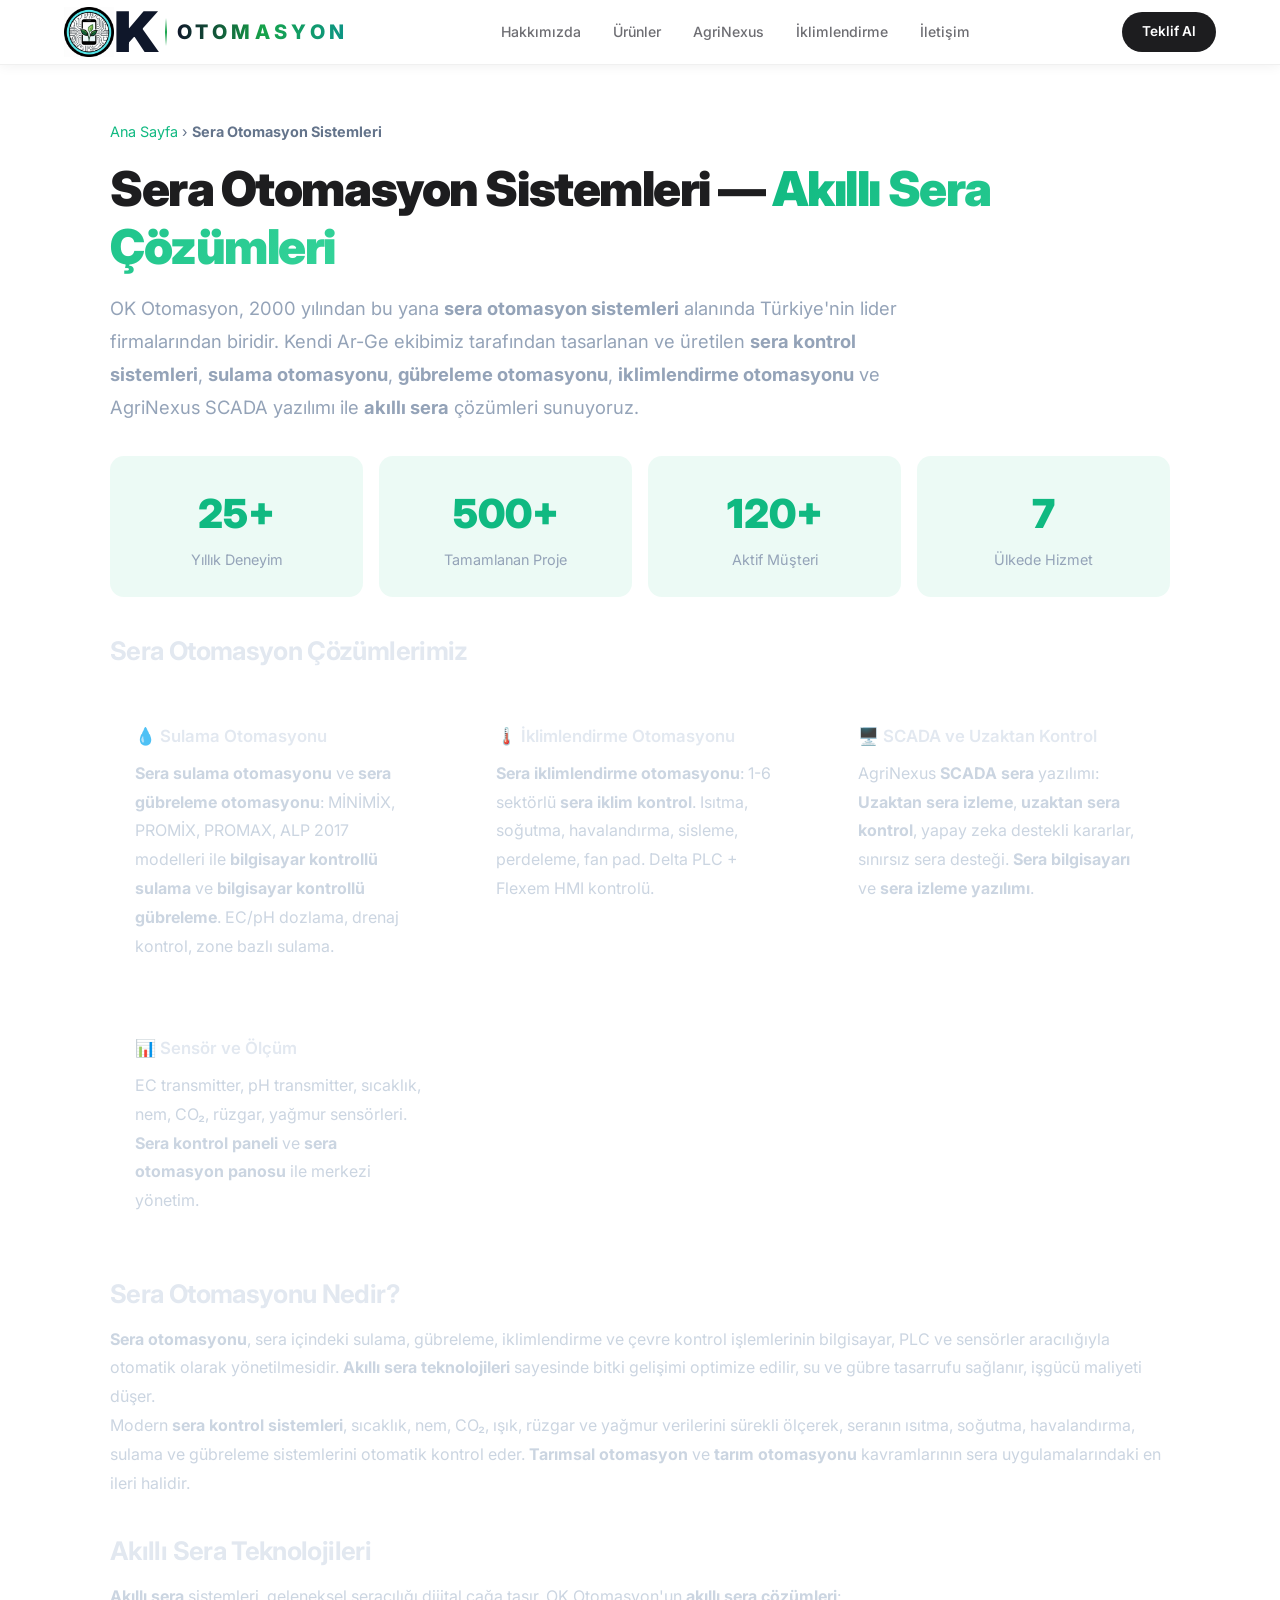
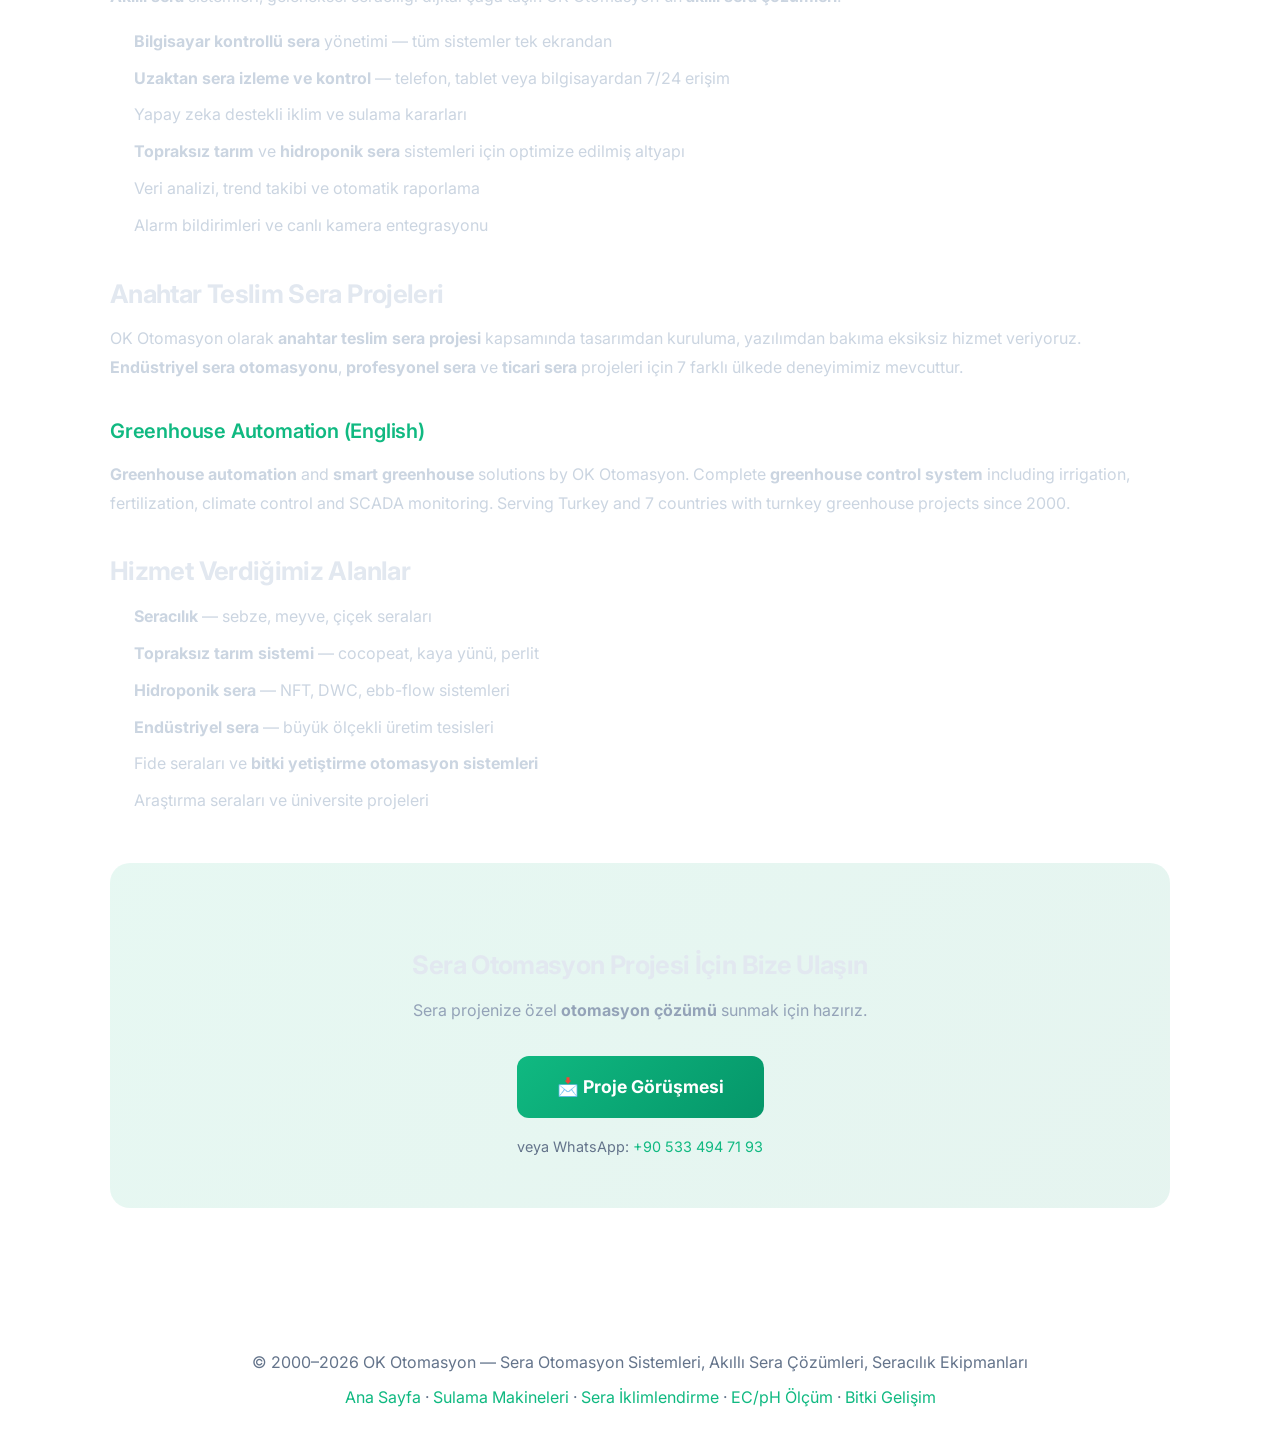
<file: sera-otomasyon.html>
<!DOCTYPE html>
<html lang="tr">
<head>
    <meta charset="UTF-8">
    <meta name="viewport" content="width=device-width, initial-scale=1.0">
    <link rel="icon" type="image/svg+xml" href="/favicon.svg">
    <link rel="icon" type="image/png" sizes="192x192" href="/ok-icon.png">
    <title>Sera Otomasyon Sistemleri | Akıllı Sera Çözümleri, Sera Kontrol — OK Otomasyon Antalya</title>
    <meta name="description" content="Sera otomasyon sistemleri ve akıllı sera çözümleri. Sera kontrol sistemleri, sera otomasyonu, seracılık ekipmanları, tarımsal otomasyon, endüstriyel sera, anahtar teslim sera projeleri. AgriNexus SCADA. Antalya, OK Otomasyon.">
    <meta name="keywords" content="sera otomasyon, sera otomasyonu, sera otomasyon sistemi, sera otomasyon sistemleri, sera otomasyon firması, sera otomasyon şirketi, sera kontrol sistemi, sera kontrol sistemleri, sera sistemleri, sera, seracılık, seracılık ekipmanları, sera ekipmanları, sera malzemeleri, sera teknolojileri, akıllı sera, akıllı sera sistemi, akıllı sera çözümleri, akıllı sera teknolojileri, akıllı sera otomasyonu, sera kontrol paneli, sera kontrol ünitesi, sera kontrol panosu, sera otomasyon panosu, sera otomatik kontrol, sera otomatik kontrol sistemi, sulama otomasyonu, gübreleme otomasyonu, sulama ve gübreleme otomasyonu, iklimlendirme otomasyonu, sulama kontrol, gübreleme kontrol, iklimlendirme kontrol, tarımsal otomasyon, tarım otomasyonu, tarım otomasyon sistemi, tarımsal kontrol sistemi, tarımsal teknoloji, tarım teknolojisi, endüstriyel sera, endüstriyel sera otomasyonu, sera yapımı, sera kurulumu, anahtar teslim sera, anahtar teslim sera projesi, profesyonel sera, ticari sera, büyük sera, sera SCADA, SCADA sera, AgriNexus, AgriNexus SCADA, sera bilgisayarı, sera yazılımı, sera otomasyon yazılımı, sera izleme yazılımı, bilgisayar kontrollü sera, bilgisayar kontrollü sulama, bilgisayar kontrollü gübreleme, bilgisayar kontrollü iklimlendirme, uzaktan sera izleme, uzaktan sera kontrol, uzaktan sera izleme ve kontrol, uzaktan sulama kontrol, uzaktan sera yönetimi, Flexem HMI, Delta PLC, topraksız tarım, topraksız tarım sistemi, hidroponik sera, hidroponik sistem, sulama, OK Otomasyon, Antalya sera, Antalya sera otomasyonu, Türkiye sera otomasyonu, greenhouse, greenhouse automation, smart greenhouse, greenhouse control system">
    <meta name="robots" content="index, follow, max-image-preview:large, max-snippet:-1">
    <link rel="canonical" href="https://okotomasyon.com/sera-otomasyon">
    <meta name="author" content="OK Otomasyon">
    <meta name="geo.region" content="TR-07">
    <meta name="geo.placename" content="Antalya">

    <meta property="og:type" content="website">
    <meta property="og:url" content="https://okotomasyon.com/sera-otomasyon">
    <meta property="og:title" content="Sera Otomasyon Sistemleri — Akıllı Sera Çözümleri">
    <meta property="og:description" content="Sera otomasyon sistemleri, akıllı sera çözümleri, sera kontrol ve SCADA. 25+ yıl deneyim, 7 ülkede proje. Antalya, OK Otomasyon.">
    <meta property="og:image" content="https://okotomasyon.com/smart-greenhouse.png">

    <script type="application/ld+json">
    {
      "@context": "https://schema.org",
      "@type": "WebPage",
      "name": "Sera Otomasyon Sistemleri — OK Otomasyon",
      "description": "Sera otomasyon sistemleri, akıllı sera çözümleri, sera kontrol sistemleri. 25+ yıllık deneyim, 500+ proje, 7 ülkede hizmet.",
      "url": "https://okotomasyon.com/sera-otomasyon",
      "publisher": {
        "@type": "Organization",
        "name": "OK Otomasyon",
        "url": "https://okotomasyon.com",
        "address": {"@type": "PostalAddress", "addressLocality": "Antalya", "addressCountry": "TR"},
        "foundingDate": "2000"
      },
      "about": {
        "@type": "Service",
        "name": "Sera Otomasyon Hizmetleri",
        "provider": {"@type": "Organization", "name": "OK Otomasyon"},
        "serviceType": "Sera Otomasyon Sistemi Kurulumu",
        "areaServed": ["TR", "AZ", "GE", "KZ", "UZ", "TM", "RU"]
      }
    }
    </script>

    <link rel="preconnect" href="https://fonts.googleapis.com">
    <link rel="preconnect" href="https://fonts.gstatic.com" crossorigin>
    <link href="https://fonts.googleapis.com/css2?family=Inter:wght@300;400;500;600;700;800;900&display=swap" rel="stylesheet">
    <link rel="stylesheet" href="styles.css?v=20260326">
    <style>
        .seo-page { padding: 120px 20px 60px; max-width: 1100px; margin: 0 auto; }
        .seo-page h1 { font-size: clamp(2rem, 5vw, 3rem); font-weight: 900; margin-bottom: 1rem; line-height: 1.2; }
        .seo-page .text-accent { background: linear-gradient(135deg, #10b981, #34d399); -webkit-background-clip: text; -webkit-text-fill-color: transparent; }
        .seo-page .lead { font-size: 1.15rem; color: #94a3b8; line-height: 1.8; margin-bottom: 2rem; max-width: 800px; }
        .seo-page h2 { font-size: 1.6rem; font-weight: 700; margin: 2.5rem 0 1rem; color: #e2e8f0; }
        .seo-page h3 { font-size: 1.25rem; font-weight: 600; margin: 2rem 0 0.75rem; color: #10b981; }
        .seo-page p, .seo-page li { color: #cbd5e1; line-height: 1.8; font-size: 1rem; }
        .seo-page ul { padding-left: 1.5rem; margin: 1rem 0; }
        .seo-page li { margin-bottom: 0.5rem; }
        .seo-page .cta-section { background: linear-gradient(135deg, rgba(16,185,129,0.1), rgba(5,150,105,0.1)); border-radius: 20px; padding: 3rem; text-align: center; margin: 3rem 0; }
        .seo-page .cta-section .btn-primary { display: inline-block; padding: 1rem 2.5rem; background: linear-gradient(135deg, #10b981, #059669); color: #fff; text-decoration: none; border-radius: 12px; font-weight: 700; font-size: 1.1rem; }
        .seo-page .breadcrumb { font-size: 0.9rem; color: #64748b; margin-bottom: 1rem; }
        .seo-page .breadcrumb a { color: #10b981; text-decoration: none; }
        .seo-page .features-grid { display: grid; grid-template-columns: repeat(auto-fit, minmax(300px, 1fr)); gap: 1.5rem; margin: 2rem 0; }
        .seo-page .feature-card { background: rgba(255,255,255,0.03); border: 1px solid rgba(255,255,255,0.08); border-radius: 14px; padding: 1.5rem; }
        .seo-page .feature-card h4 { color: #e2e8f0; margin-bottom: 0.5rem; }
        .seo-page .stats-bar { display: grid; grid-template-columns: repeat(4, 1fr); gap: 1rem; margin: 2rem 0; text-align: center; }
        .seo-page .stat-box { background: rgba(16,185,129,0.08); border-radius: 14px; padding: 1.5rem; }
        .seo-page .stat-box .num { font-size: 2.5rem; font-weight: 900; color: #10b981; }
        .seo-page .stat-box .label { color: #94a3b8; font-size: 0.9rem; }
        @media (max-width: 768px) { .seo-page .stats-bar { grid-template-columns: repeat(2, 1fr); } }
    </style>
</head>
<body>
    <nav id="mainNav" class="scrolled">
        <div class="nav-inner">
            <a href="/" class="nav-logo" title="OK Otomasyon"><img src="ok-icon.png" alt="OK Otomasyon" class="nav-logo-img" width="40" height="40"><span class="logo-k">K</span><span class="logo-divider"></span><span class="logo-accent">OTOMASYON</span></a>
            <ul class="nav-links"><li><a href="/#hakkimizda">Hakkımızda</a></li><li><a href="/#urunler">Ürünler</a></li><li><a href="/#agrinexus">AgriNexus</a></li><li><a href="/#iklimlendirme">İklimlendirme</a></li><li><a href="/#iletisim">İletişim</a></li></ul>
            <a href="/#iletisim" class="nav-cta">Teklif Al</a>
        </div>
    </nav>

    <article class="seo-page">
        <div class="breadcrumb"><a href="/">Ana Sayfa</a> › <strong>Sera Otomasyon Sistemleri</strong></div>

        <h1>Sera Otomasyon Sistemleri — <span class="text-accent">Akıllı Sera Çözümleri</span></h1>

        <p class="lead">OK Otomasyon, 2000 yılından bu yana <strong>sera otomasyon sistemleri</strong> alanında Türkiye'nin lider firmalarından biridir. Kendi Ar-Ge ekibimiz tarafından tasarlanan ve üretilen <strong>sera kontrol sistemleri</strong>, <strong>sulama otomasyonu</strong>, <strong>gübreleme otomasyonu</strong>, <strong>iklimlendirme otomasyonu</strong> ve AgriNexus SCADA yazılımı ile <strong>akıllı sera</strong> çözümleri sunuyoruz.</p>

        <div class="stats-bar">
            <div class="stat-box"><div class="num">25+</div><div class="label">Yıllık Deneyim</div></div>
            <div class="stat-box"><div class="num">500+</div><div class="label">Tamamlanan Proje</div></div>
            <div class="stat-box"><div class="num">120+</div><div class="label">Aktif Müşteri</div></div>
            <div class="stat-box"><div class="num">7</div><div class="label">Ülkede Hizmet</div></div>
        </div>

        <h2>Sera Otomasyon Çözümlerimiz</h2>

        <div class="features-grid">
            <div class="feature-card">
                <h4>💧 Sulama Otomasyonu</h4>
                <p><strong>Sera sulama otomasyonu</strong> ve <strong>sera gübreleme otomasyonu</strong>: MİNİMİX, PROMİX, PROMAX, ALP 2017 modelleri ile <strong>bilgisayar kontrollü sulama</strong> ve <strong>bilgisayar kontrollü gübreleme</strong>. EC/pH dozlama, drenaj kontrol, zone bazlı sulama.</p>
            </div>
            <div class="feature-card">
                <h4>🌡️ İklimlendirme Otomasyonu</h4>
                <p><strong>Sera iklimlendirme otomasyonu</strong>: 1-6 sektörlü <strong>sera iklim kontrol</strong>. Isıtma, soğutma, havalandırma, sisleme, perdeleme, fan pad. Delta PLC + Flexem HMI kontrolü.</p>
            </div>
            <div class="feature-card">
                <h4>🖥️ SCADA ve Uzaktan Kontrol</h4>
                <p>AgriNexus <strong>SCADA sera</strong> yazılımı: <strong>Uzaktan sera izleme</strong>, <strong>uzaktan sera kontrol</strong>, yapay zeka destekli kararlar, sınırsız sera desteği. <strong>Sera bilgisayarı</strong> ve <strong>sera izleme yazılımı</strong>.</p>
            </div>
            <div class="feature-card">
                <h4>📊 Sensör ve Ölçüm</h4>
                <p>EC transmitter, pH transmitter, sıcaklık, nem, CO₂, rüzgar, yağmur sensörleri. <strong>Sera kontrol paneli</strong> ve <strong>sera otomasyon panosu</strong> ile merkezi yönetim.</p>
            </div>
        </div>

        <h2>Sera Otomasyonu Nedir?</h2>
        <p><strong>Sera otomasyonu</strong>, sera içindeki sulama, gübreleme, iklimlendirme ve çevre kontrol işlemlerinin bilgisayar, PLC ve sensörler aracılığıyla otomatik olarak yönetilmesidir. <strong>Akıllı sera teknolojileri</strong> sayesinde bitki gelişimi optimize edilir, su ve gübre tasarrufu sağlanır, işgücü maliyeti düşer.</p>

        <p>Modern <strong>sera kontrol sistemleri</strong>, sıcaklık, nem, CO₂, ışık, rüzgar ve yağmur verilerini sürekli ölçerek, seranın ısıtma, soğutma, havalandırma, sulama ve gübreleme sistemlerini otomatik kontrol eder. <strong>Tarımsal otomasyon</strong> ve <strong>tarım otomasyonu</strong> kavramlarının sera uygulamalarındaki en ileri halidir.</p>

        <h2>Akıllı Sera Teknolojileri</h2>
        <p><strong>Akıllı sera</strong> sistemleri, geleneksel seracılığı dijital çağa taşır. OK Otomasyon'un <strong>akıllı sera çözümleri</strong>:</p>
        <ul>
            <li><strong>Bilgisayar kontrollü sera</strong> yönetimi — tüm sistemler tek ekrandan</li>
            <li><strong>Uzaktan sera izleme ve kontrol</strong> — telefon, tablet veya bilgisayardan 7/24 erişim</li>
            <li>Yapay zeka destekli iklim ve sulama kararları</li>
            <li><strong>Topraksız tarım</strong> ve <strong>hidroponik sera</strong> sistemleri için optimize edilmiş altyapı</li>
            <li>Veri analizi, trend takibi ve otomatik raporlama</li>
            <li>Alarm bildirimleri ve canlı kamera entegrasyonu</li>
        </ul>

        <h2>Anahtar Teslim Sera Projeleri</h2>
        <p>OK Otomasyon olarak <strong>anahtar teslim sera projesi</strong> kapsamında tasarımdan kuruluma, yazılımdan bakıma eksiksiz hizmet veriyoruz. <strong>Endüstriyel sera otomasyonu</strong>, <strong>profesyonel sera</strong> ve <strong>ticari sera</strong> projeleri için 7 farklı ülkede deneyimimiz mevcuttur.</p>

        <h3>Greenhouse Automation (English)</h3>
        <p><strong>Greenhouse automation</strong> and <strong>smart greenhouse</strong> solutions by OK Otomasyon. Complete <strong>greenhouse control system</strong> including irrigation, fertilization, climate control and SCADA monitoring. Serving Turkey and 7 countries with turnkey greenhouse projects since 2000.</p>

        <h2>Hizmet Verdiğimiz Alanlar</h2>
        <ul>
            <li><strong>Seracılık</strong> — sebze, meyve, çiçek seraları</li>
            <li><strong>Topraksız tarım sistemi</strong> — cocopeat, kaya yünü, perlit</li>
            <li><strong>Hidroponik sera</strong> — NFT, DWC, ebb-flow sistemleri</li>
            <li><strong>Endüstriyel sera</strong> — büyük ölçekli üretim tesisleri</li>
            <li>Fide seraları ve <strong>bitki yetiştirme otomasyon sistemleri</strong></li>
            <li>Araştırma seraları ve üniversite projeleri</li>
        </ul>

        <div class="cta-section">
            <h2>Sera Otomasyon Projesi İçin Bize Ulaşın</h2>
            <p style="color:#94a3b8; margin: 1rem 0 2rem;">Sera projenize özel <strong>otomasyon çözümü</strong> sunmak için hazırız.</p>
            <a href="/#iletisim" class="btn-primary">📩 Proje Görüşmesi</a>
            <p style="color:#64748b; margin-top:1rem; font-size:0.9rem;">veya WhatsApp: <a href="https://wa.me/905334947193" style="color:#10b981;">+90 533 494 71 93</a></p>
        </div>
    </article>

    <footer style="text-align:center; padding:2rem; color:#64748b; border-top:1px solid rgba(255,255,255,0.05);">
        <p>© 2000–2026 OK Otomasyon — Sera Otomasyon Sistemleri, Akıllı Sera Çözümleri, Seracılık Ekipmanları</p>
        <p style="margin-top:0.5rem;"><a href="/" style="color:#10b981;">Ana Sayfa</a> · <a href="/sera-sulama-makinesi" style="color:#10b981;">Sulama Makineleri</a> · <a href="/sera-iklimlendirme" style="color:#10b981;">Sera İklimlendirme</a> · <a href="/ec-ph-olcum" style="color:#10b981;">EC/pH Ölçüm</a> · <a href="/bitki-gelisim-kontrol" style="color:#10b981;">Bitki Gelişim</a></p>
    </footer>
</body>
</html>
</file>
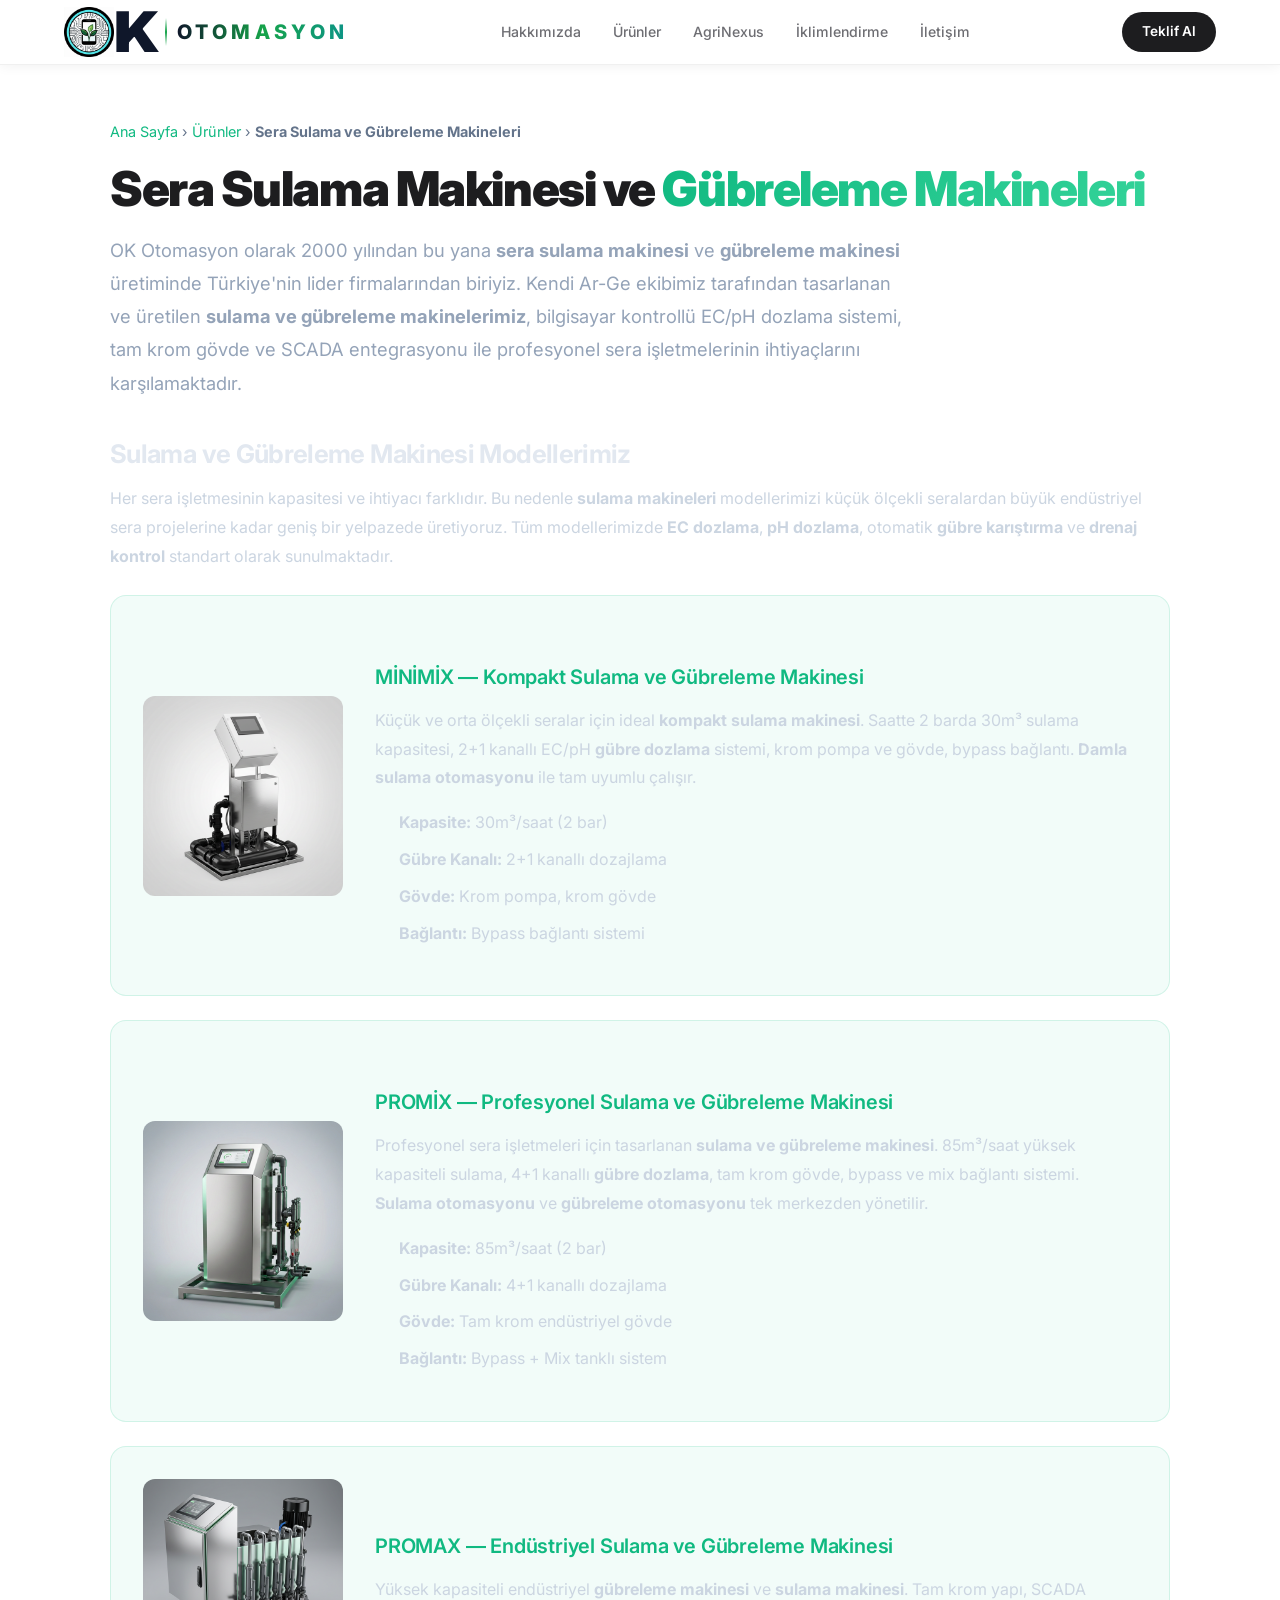
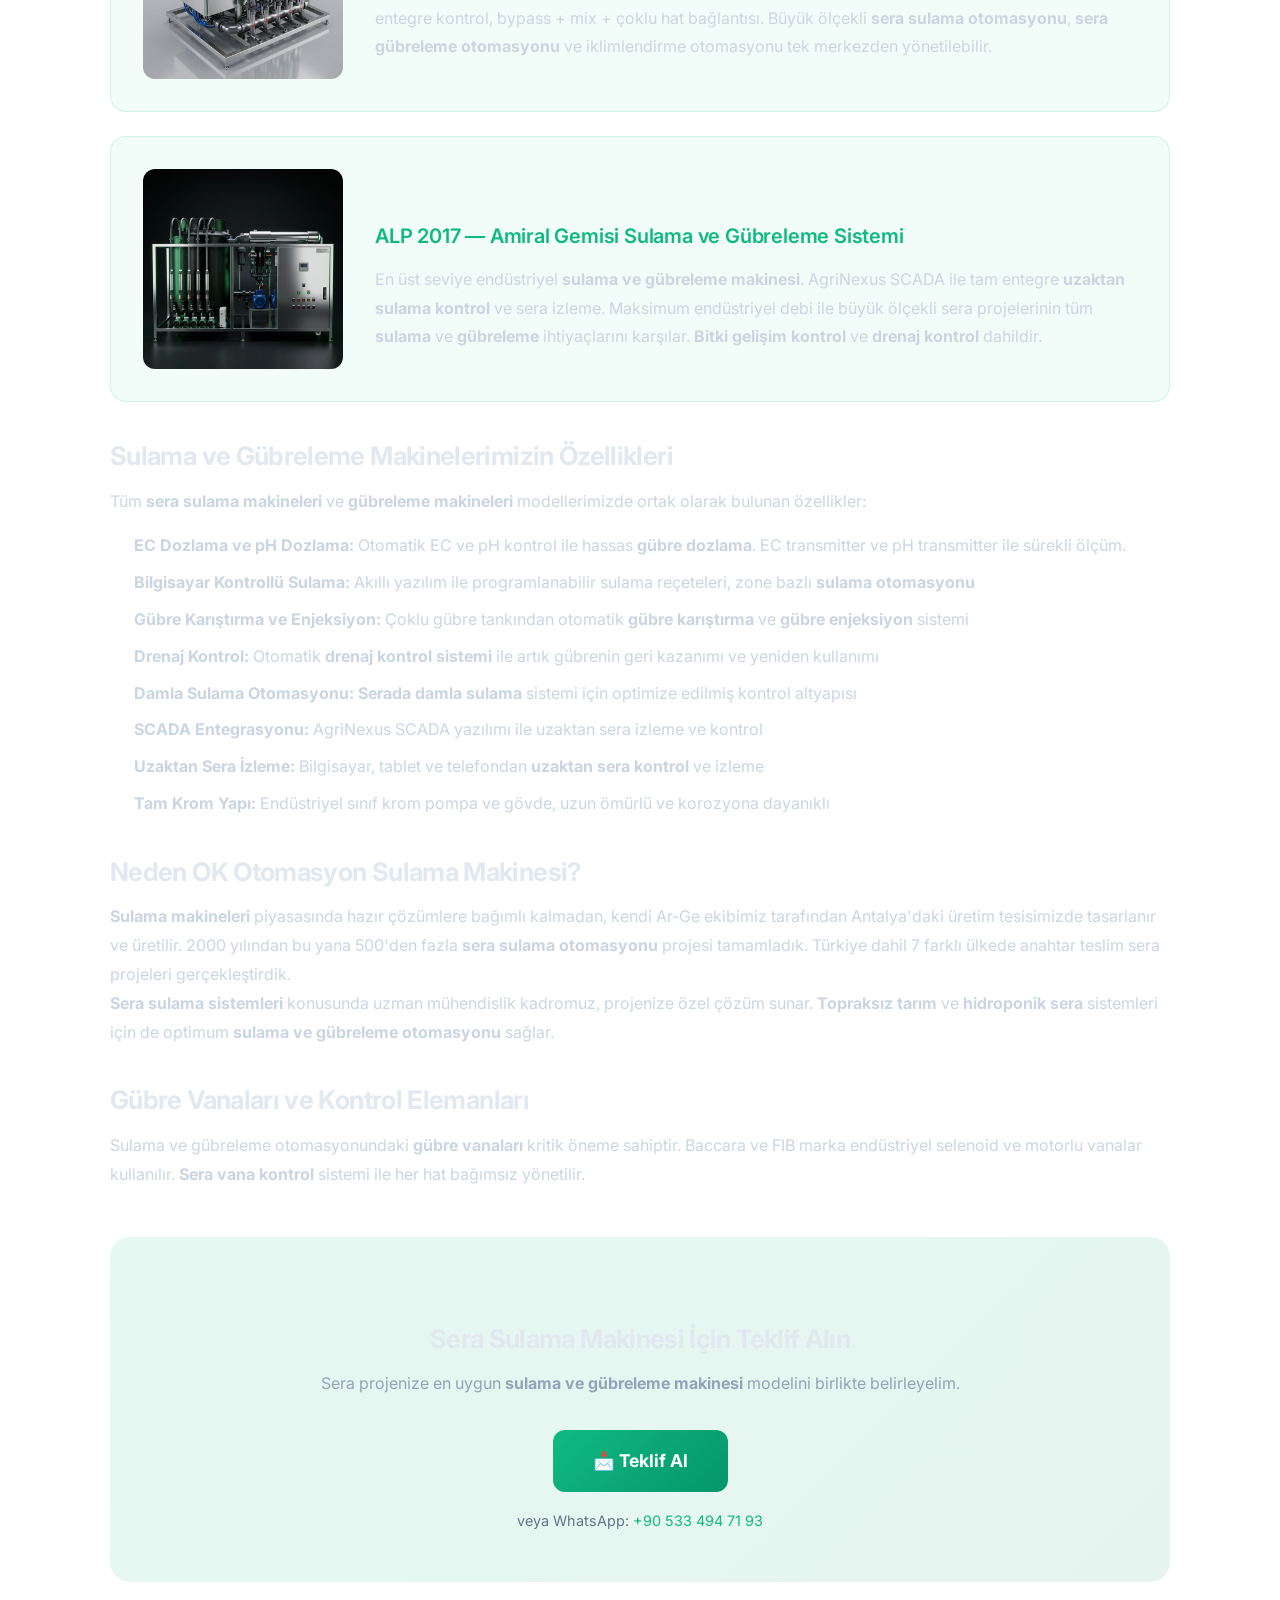
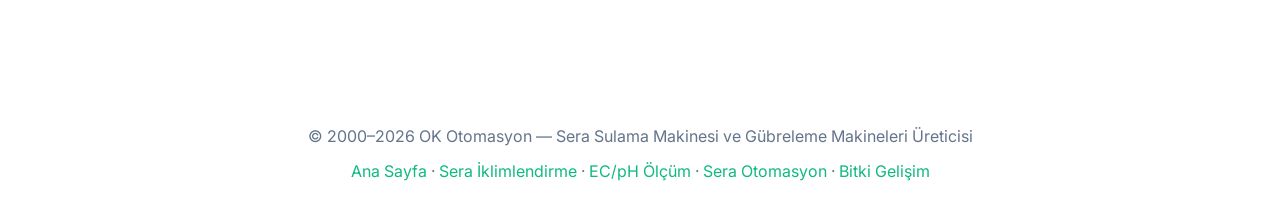
<file: sera-sulama-makinesi.html>
<!DOCTYPE html>
<html lang="tr">
<head>
    <meta charset="UTF-8">
    <meta name="viewport" content="width=device-width, initial-scale=1.0">
    <link rel="icon" type="image/svg+xml" href="/favicon.svg">
    <link rel="icon" type="image/png" sizes="192x192" href="/ok-icon.png">
    <title>Sera Sulama Makinesi | Sulama ve Gübreleme Makineleri — OK Otomasyon</title>
    <meta name="description" content="Sera sulama makinesi ve gübreleme makineleri. MİNİMİX, PROMİX, PROMAX, ALP 2017 modelleri. EC/pH dozlama, bilgisayar kontrollü sulama otomasyonu, gübre dozlama makineleri. Antalya, OK Otomasyon.">
    <meta name="keywords" content="sera sulama makinesi, sulama makinesi, sulama makinası, gübreleme makinesi, gübreleme makinası, sera sulama makineleri, sulama makineleri, gübreleme makineleri, sulama ve gübreleme makineleri, sulama ve gübreleme makinesi, sera sulama ve gübreleme makinesi, gübre dozlama, gübre dozlama makinesi, gübre dozlama makineleri, gübre dozlama sistemi, gübre karıştırma makinesi, gübre enjeksiyon, gübre enjeksiyon sistemi, gübre tankı, gübre sistemi, sulama otomasyonu, sulama ve gübreleme otomasyonu, gübreleme otomasyonu, sera sulama otomasyonu, sera gübreleme otomasyonu, sera sulama sistemi, sera sulama sistemleri, sera gübreleme sistemi, sera gübreleme sistemleri, bilgisayar kontrollü sulama, bilgisayar kontrollü gübreleme, damla sulama sistemi, damla sulama otomasyonu, serada damla sulama, EC dozlama, pH dozlama, EC kontrol, pH kontrol, EC pH dozlama sistemi, drenaj kontrol, drenaj ölçüm, sulama kontrol, akıllı sulama, akıllı sulama sistemi, tarımsal sulama, sera ekipmanları, MİNİMİX, PROMİX, PROMAX, ALP 2017, OK Otomasyon, Antalya">
    <meta name="robots" content="index, follow, max-image-preview:large, max-snippet:-1">
    <link rel="canonical" href="https://okotomasyon.com/sera-sulama-makinesi">
    <meta name="author" content="OK Otomasyon">
    <meta name="geo.region" content="TR-07">
    <meta name="geo.placename" content="Antalya">

    <!-- Open Graph -->
    <meta property="og:type" content="product">
    <meta property="og:url" content="https://okotomasyon.com/sera-sulama-makinesi">
    <meta property="og:title" content="Sera Sulama Makinesi ve Gübreleme Makineleri — OK Otomasyon">
    <meta property="og:description" content="Profesyonel sera sulama ve gübreleme makineleri. MİNİMİX, PROMİX, PROMAX, ALP 2017 modelleri. EC/pH dozlama, bilgisayar kontrollü sulama otomasyonu.">
    <meta property="og:image" content="https://okotomasyon.com/promix.png">
    <meta property="og:locale" content="tr_TR">

    <!-- Schema.org -->
    <script type="application/ld+json">
    {
      "@context": "https://schema.org",
      "@type": "CollectionPage",
      "name": "Sera Sulama ve Gübreleme Makineleri",
      "description": "Profesyonel sera sulama makinesi ve gübreleme makineleri. MİNİMİX, PROMİX, PROMAX, ALP 2017 modelleri ile bilgisayar kontrollü sulama ve gübreleme otomasyonu.",
      "url": "https://okotomasyon.com/sera-sulama-makinesi",
      "mainEntity": {
        "@type": "ItemList",
        "itemListElement": [
          {"@type": "Product", "position": 1, "name": "MİNİMİX Sulama ve Gübreleme Makinesi", "image": "https://okotomasyon.com/minimix.png", "description": "Kompakt sera sulama makinesi. 30m³/saat kapasite, 2+1 kanal EC/pH dozlama.", "brand": {"@type": "Brand", "name": "OK Otomasyon"}, "offers": {"@type": "Offer", "priceCurrency": "USD", "price": "5000"}},
          {"@type": "Product", "position": 2, "name": "PROMİX Sulama ve Gübreleme Makinesi", "image": "https://okotomasyon.com/promix.png", "description": "Profesyonel sera sulama makinesi. 85m³/saat kapasite, 4+1 kanal dozlama.", "brand": {"@type": "Brand", "name": "OK Otomasyon"}, "offers": {"@type": "Offer", "priceCurrency": "USD", "price": "7200"}},
          {"@type": "Product", "position": 3, "name": "PROMAX Endüstriyel Sulama Makinesi", "image": "https://okotomasyon.com/promax.png", "description": "Endüstriyel sera sulama ve gübreleme makinesi. SCADA entegre kontrol.", "brand": {"@type": "Brand", "name": "OK Otomasyon"}, "offers": {"@type": "Offer", "priceCurrency": "USD", "price": "8950"}},
          {"@type": "Product", "position": 4, "name": "ALP 2017 Amiral Gemisi Sulama Sistemi", "image": "https://okotomasyon.com/alp2017.png", "description": "En üst seviye endüstriyel sulama ve gübreleme sistemi. AgriNexus SCADA entegre.", "brand": {"@type": "Brand", "name": "OK Otomasyon"}, "offers": {"@type": "Offer", "priceCurrency": "USD", "price": "18000"}}
        ]
      },
      "publisher": {"@type": "Organization", "name": "OK Otomasyon", "url": "https://okotomasyon.com"}
    }
    </script>

    <link rel="preconnect" href="https://fonts.googleapis.com">
    <link rel="preconnect" href="https://fonts.gstatic.com" crossorigin>
    <link href="https://fonts.googleapis.com/css2?family=Inter:wght@300;400;500;600;700;800;900&display=swap" rel="stylesheet">
    <link rel="stylesheet" href="styles.css?v=20260326">
    <style>
        .seo-page { padding: 120px 20px 60px; max-width: 1100px; margin: 0 auto; }
        .seo-page h1 { font-size: clamp(2rem, 5vw, 3rem); font-weight: 900; margin-bottom: 1rem; line-height: 1.2; }
        .seo-page .text-accent { background: linear-gradient(135deg, #10b981, #34d399); -webkit-background-clip: text; -webkit-text-fill-color: transparent; }
        .seo-page .lead { font-size: 1.15rem; color: #94a3b8; line-height: 1.8; margin-bottom: 2rem; max-width: 800px; }
        .seo-page h2 { font-size: 1.6rem; font-weight: 700; margin: 2.5rem 0 1rem; color: #e2e8f0; }
        .seo-page h3 { font-size: 1.25rem; font-weight: 600; margin: 2rem 0 0.75rem; color: #10b981; }
        .seo-page p, .seo-page li { color: #cbd5e1; line-height: 1.8; font-size: 1rem; }
        .seo-page ul { padding-left: 1.5rem; margin: 1rem 0; }
        .seo-page li { margin-bottom: 0.5rem; }
        .seo-page .product-highlight { background: rgba(16,185,129,0.05); border: 1px solid rgba(16,185,129,0.15); border-radius: 16px; padding: 2rem; margin: 1.5rem 0; display: grid; grid-template-columns: 200px 1fr; gap: 2rem; align-items: center; }
        .seo-page .product-highlight img { width: 100%; border-radius: 12px; }
        .seo-page .cta-section { background: linear-gradient(135deg, rgba(16,185,129,0.1), rgba(5,150,105,0.1)); border-radius: 20px; padding: 3rem; text-align: center; margin: 3rem 0; }
        .seo-page .cta-section .btn-primary { display: inline-block; padding: 1rem 2.5rem; background: linear-gradient(135deg, #10b981, #059669); color: #fff; text-decoration: none; border-radius: 12px; font-weight: 700; font-size: 1.1rem; transition: transform 0.2s; }
        .seo-page .cta-section .btn-primary:hover { transform: translateY(-2px); }
        .seo-page .breadcrumb { font-size: 0.9rem; color: #64748b; margin-bottom: 1rem; }
        .seo-page .breadcrumb a { color: #10b981; text-decoration: none; }
        @media (max-width: 768px) { .seo-page .product-highlight { grid-template-columns: 1fr; } }
    </style>
</head>
<body>
    <!-- NAV -->
    <nav id="mainNav" class="scrolled">
        <div class="nav-inner">
            <a href="/" class="nav-logo" title="OK Otomasyon - Ana Sayfa">
                <img src="ok-icon.png" alt="OK Otomasyon" class="nav-logo-img" width="40" height="40"><span class="logo-k">K</span>
                <span class="logo-divider"></span>
                <span class="logo-accent">OTOMASYON</span>
            </a>
            <ul class="nav-links">
                <li><a href="/#hakkimizda">Hakkımızda</a></li>
                <li><a href="/#urunler">Ürünler</a></li>
                <li><a href="/#agrinexus">AgriNexus</a></li>
                <li><a href="/#iklimlendirme">İklimlendirme</a></li>
                <li><a href="/#iletisim">İletişim</a></li>
            </ul>
            <a href="/#iletisim" class="nav-cta">Teklif Al</a>
        </div>
    </nav>

    <article class="seo-page">
        <div class="breadcrumb">
            <a href="/">Ana Sayfa</a> › <a href="/#urunler">Ürünler</a> › <strong>Sera Sulama ve Gübreleme Makineleri</strong>
        </div>

        <h1>Sera Sulama Makinesi ve <span class="text-accent">Gübreleme Makineleri</span></h1>

        <p class="lead">OK Otomasyon olarak 2000 yılından bu yana <strong>sera sulama makinesi</strong> ve <strong>gübreleme makinesi</strong> üretiminde Türkiye'nin lider firmalarından biriyiz. Kendi Ar-Ge ekibimiz tarafından tasarlanan ve üretilen <strong>sulama ve gübreleme makinelerimiz</strong>, bilgisayar kontrollü EC/pH dozlama sistemi, tam krom gövde ve SCADA entegrasyonu ile profesyonel sera işletmelerinin ihtiyaçlarını karşılamaktadır.</p>

        <h2>Sulama ve Gübreleme Makinesi Modellerimiz</h2>

        <p>Her sera işletmesinin kapasitesi ve ihtiyacı farklıdır. Bu nedenle <strong>sulama makineleri</strong> modellerimizi küçük ölçekli seralardan büyük endüstriyel sera projelerine kadar geniş bir yelpazede üretiyoruz. Tüm modellerimizde <strong>EC dozlama</strong>, <strong>pH dozlama</strong>, otomatik <strong>gübre karıştırma</strong> ve <strong>drenaj kontrol</strong> standart olarak sunulmaktadır.</p>

        <div class="product-highlight">
            <img src="minimix.png" alt="MİNİMİX Sera Sulama ve Gübreleme Makinesi" loading="lazy" width="200" height="200">
            <div>
                <h3>MİNİMİX — Kompakt Sulama ve Gübreleme Makinesi</h3>
                <p>Küçük ve orta ölçekli seralar için ideal <strong>kompakt sulama makinesi</strong>. Saatte 2 barda 30m³ sulama kapasitesi, 2+1 kanallı EC/pH <strong>gübre dozlama</strong> sistemi, krom pompa ve gövde, bypass bağlantı. <strong>Damla sulama otomasyonu</strong> ile tam uyumlu çalışır.</p>
                <ul>
                    <li><strong>Kapasite:</strong> 30m³/saat (2 bar)</li>
                    <li><strong>Gübre Kanalı:</strong> 2+1 kanallı dozajlama</li>
                    <li><strong>Gövde:</strong> Krom pompa, krom gövde</li>
                    <li><strong>Bağlantı:</strong> Bypass bağlantı sistemi</li>
                </ul>
            </div>
        </div>

        <div class="product-highlight">
            <img src="promix.png" alt="PROMİX Profesyonel Sera Sulama Makinesi" loading="lazy" width="200" height="200">
            <div>
                <h3>PROMİX — Profesyonel Sulama ve Gübreleme Makinesi</h3>
                <p>Profesyonel sera işletmeleri için tasarlanan <strong>sulama ve gübreleme makinesi</strong>. 85m³/saat yüksek kapasiteli sulama, 4+1 kanallı <strong>gübre dozlama</strong>, tam krom gövde, bypass ve mix bağlantı sistemi. <strong>Sulama otomasyonu</strong> ve <strong>gübreleme otomasyonu</strong> tek merkezden yönetilir.</p>
                <ul>
                    <li><strong>Kapasite:</strong> 85m³/saat (2 bar)</li>
                    <li><strong>Gübre Kanalı:</strong> 4+1 kanallı dozajlama</li>
                    <li><strong>Gövde:</strong> Tam krom endüstriyel gövde</li>
                    <li><strong>Bağlantı:</strong> Bypass + Mix tanklı sistem</li>
                </ul>
            </div>
        </div>

        <div class="product-highlight">
            <img src="promax.png" alt="PROMAX Endüstriyel Sulama ve Gübreleme Makinesi" loading="lazy" width="200" height="200">
            <div>
                <h3>PROMAX — Endüstriyel Sulama ve Gübreleme Makinesi</h3>
                <p>Yüksek kapasiteli endüstriyel <strong>gübreleme makinesi</strong> ve <strong>sulama makinesi</strong>. Tam krom yapı, SCADA entegre kontrol, bypass + mix + çoklu hat bağlantısı. Büyük ölçekli <strong>sera sulama otomasyonu</strong>, <strong>sera gübreleme otomasyonu</strong> ve iklimlendirme otomasyonu tek merkezden yönetilebilir.</p>
            </div>
        </div>

        <div class="product-highlight">
            <img src="alp2017.png" alt="ALP 2017 Amiral Gemisi Sulama ve Gübreleme Sistemi" loading="lazy" width="200" height="200">
            <div>
                <h3>ALP 2017 — Amiral Gemisi Sulama ve Gübreleme Sistemi</h3>
                <p>En üst seviye endüstriyel <strong>sulama ve gübreleme makinesi</strong>. AgriNexus SCADA ile tam entegre <strong>uzaktan sulama kontrol</strong> ve sera izleme. Maksimum endüstriyel debi ile büyük ölçekli sera projelerinin tüm <strong>sulama</strong> ve <strong>gübreleme</strong> ihtiyaçlarını karşılar. <strong>Bitki gelişim kontrol</strong> ve <strong>drenaj kontrol</strong> dahildir.</p>
            </div>
        </div>

        <h2>Sulama ve Gübreleme Makinelerimizin Özellikleri</h2>

        <p>Tüm <strong>sera sulama makineleri</strong> ve <strong>gübreleme makineleri</strong> modellerimizde ortak olarak bulunan özellikler:</p>

        <ul>
            <li><strong>EC Dozlama ve pH Dozlama:</strong> Otomatik EC ve pH kontrol ile hassas <strong>gübre dozlama</strong>. EC transmitter ve pH transmitter ile sürekli ölçüm.</li>
            <li><strong>Bilgisayar Kontrollü Sulama:</strong> Akıllı yazılım ile programlanabilir sulama reçeteleri, zone bazlı <strong>sulama otomasyonu</strong></li>
            <li><strong>Gübre Karıştırma ve Enjeksiyon:</strong> Çoklu gübre tankından otomatik <strong>gübre karıştırma</strong> ve <strong>gübre enjeksiyon</strong> sistemi</li>
            <li><strong>Drenaj Kontrol:</strong> Otomatik <strong>drenaj kontrol sistemi</strong> ile artık gübrenin geri kazanımı ve yeniden kullanımı</li>
            <li><strong>Damla Sulama Otomasyonu:</strong> <strong>Serada damla sulama</strong> sistemi için optimize edilmiş kontrol altyapısı</li>
            <li><strong>SCADA Entegrasyonu:</strong> AgriNexus SCADA yazılımı ile uzaktan sera izleme ve kontrol</li>
            <li><strong>Uzaktan Sera İzleme:</strong> Bilgisayar, tablet ve telefondan <strong>uzaktan sera kontrol</strong> ve izleme</li>
            <li><strong>Tam Krom Yapı:</strong> Endüstriyel sınıf krom pompa ve gövde, uzun ömürlü ve korozyona dayanıklı</li>
        </ul>

        <h2>Neden OK Otomasyon Sulama Makinesi?</h2>

        <p><strong>Sulama makineleri</strong> piyasasında hazır çözümlere bağımlı kalmadan, kendi Ar-Ge ekibimiz tarafından Antalya'daki üretim tesisimizde tasarlanır ve üretilir. 2000 yılından bu yana 500'den fazla <strong>sera sulama otomasyonu</strong> projesi tamamladık. Türkiye dahil 7 farklı ülkede anahtar teslim sera projeleri gerçekleştirdik.</p>

        <p><strong>Sera sulama sistemleri</strong> konusunda uzman mühendislik kadromuz, projenize özel çözüm sunar. <strong>Topraksız tarım</strong> ve <strong>hidroponik sera</strong> sistemleri için de optimum <strong>sulama ve gübreleme otomasyonu</strong> sağlar.</p>

        <h2>Gübre Vanaları ve Kontrol Elemanları</h2>
        <p>Sulama ve gübreleme otomasyonundaki <strong>gübre vanaları</strong> kritik öneme sahiptir. Baccara ve FIB marka endüstriyel selenoid ve motorlu vanalar kullanılır. <strong>Sera vana kontrol</strong> sistemi ile her hat bağımsız yönetilir.</p>

        <div class="cta-section">
            <h2>Sera Sulama Makinesi İçin Teklif Alın</h2>
            <p style="color:#94a3b8; margin: 1rem 0 2rem;">Sera projenize en uygun <strong>sulama ve gübreleme makinesi</strong> modelini birlikte belirleyelim.</p>
            <a href="/#iletisim" class="btn-primary">📩 Teklif Al</a>
            <p style="color:#64748b; margin-top:1rem; font-size:0.9rem;">veya WhatsApp: <a href="https://wa.me/905334947193" style="color:#10b981;">+90 533 494 71 93</a></p>
        </div>
    </article>

    <footer style="text-align:center; padding:2rem; color:#64748b; border-top:1px solid rgba(255,255,255,0.05);">
        <p>© 2000–2026 OK Otomasyon — Sera Sulama Makinesi ve Gübreleme Makineleri Üreticisi</p>
        <p style="margin-top:0.5rem;"><a href="/" style="color:#10b981;">Ana Sayfa</a> · <a href="/sera-iklimlendirme" style="color:#10b981;">Sera İklimlendirme</a> · <a href="/ec-ph-olcum" style="color:#10b981;">EC/pH Ölçüm</a> · <a href="/sera-otomasyon" style="color:#10b981;">Sera Otomasyon</a> · <a href="/bitki-gelisim-kontrol" style="color:#10b981;">Bitki Gelişim</a></p>
    </footer>
</body>
</html>
</file>
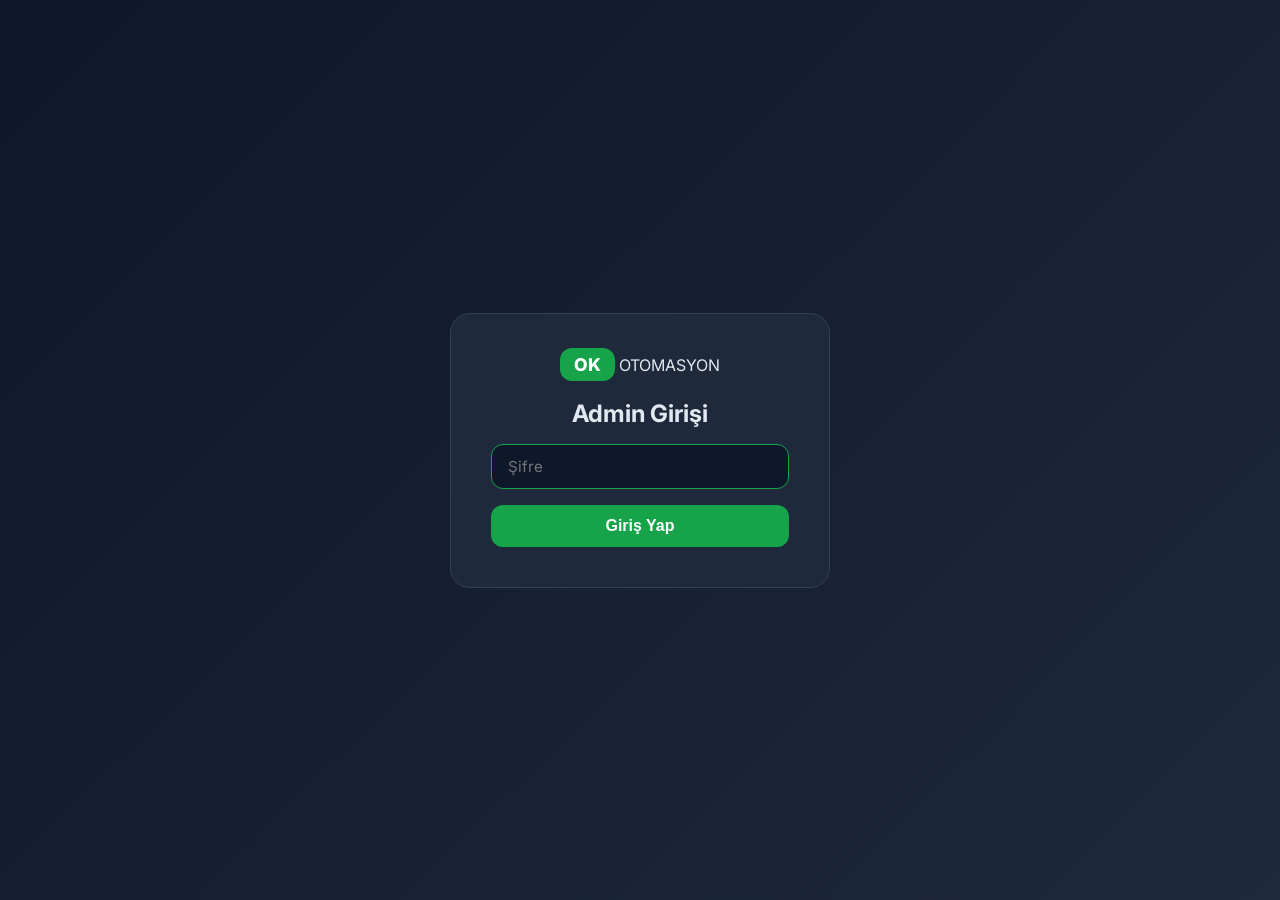
<file: ok-otomasyon/admin.html>
<!DOCTYPE html>
<html lang="tr">

<head>
    <meta charset="UTF-8">
    <meta name="viewport" content="width=device-width, initial-scale=1.0">
    <title>OK Otomasyon — Admin Panel</title>
    <link rel="preconnect" href="https://fonts.googleapis.com">
    <link href="https://fonts.googleapis.com/css2?family=Inter:wght@400;500;600;700&display=swap" rel="stylesheet">
    <style>
        * {
            margin: 0;
            padding: 0;
            box-sizing: border-box
        }

        body {
            font-family: 'Inter', sans-serif;
            background: #0f172a;
            color: #e2e8f0;
            min-height: 100vh
        }

        .login-screen {
            display: flex;
            align-items: center;
            justify-content: center;
            min-height: 100vh;
            background: linear-gradient(135deg, #0f172a, #1e293b)
        }

        .login-box {
            background: #1e293b;
            padding: 2.5rem;
            border-radius: 20px;
            border: 1px solid #334155;
            max-width: 380px;
            width: 90%
        }

        .login-box h2 {
            font-size: 1.5rem;
            margin-bottom: 1rem;
            text-align: center
        }

        .login-box .logo {
            text-align: center;
            margin-bottom: 1.5rem
        }

        .login-box .logo span {
            background: #16a34a;
            color: #fff;
            padding: 6px 14px;
            border-radius: 12px;
            font-weight: 800;
            font-size: 1.1rem
        }

        .login-box input {
            width: 100%;
            padding: 12px 16px;
            border: 1.5px solid #334155;
            border-radius: 12px;
            background: #0f172a;
            color: #e2e8f0;
            font-size: 0.95rem;
            margin-bottom: 1rem;
            font-family: inherit
        }

        .login-box input:focus {
            outline: none;
            border-color: #16a34a
        }

        .login-box button {
            width: 100%;
            padding: 12px;
            background: #16a34a;
            color: #fff;
            border: none;
            border-radius: 12px;
            font-size: 1rem;
            font-weight: 600;
            cursor: pointer;
            transition: background .2s
        }

        .login-box button:hover {
            background: #059669
        }

        .login-error {
            color: #ef4444;
            font-size: 0.85rem;
            text-align: center;
            margin-top: 0.5rem;
            display: none
        }

        .admin-panel {
            display: none;
            max-width: 1100px;
            margin: 0 auto;
            padding: 1.5rem
        }

        .admin-header {
            display: flex;
            justify-content: space-between;
            align-items: center;
            padding: 1rem 0;
            border-bottom: 1px solid #334155;
            margin-bottom: 1.5rem
        }

        .admin-header h1 {
            font-size: 1.4rem
        }

        .admin-header .logout-btn {
            background: #ef4444;
            color: #fff;
            border: none;
            padding: 8px 20px;
            border-radius: 10px;
            font-size: 0.85rem;
            font-weight: 600;
            cursor: pointer
        }

        .tab-bar {
            display: flex;
            gap: 0.5rem;
            margin-bottom: 1.5rem;
            flex-wrap: wrap
        }

        .tab-btn {
            padding: 8px 20px;
            border: 1px solid #334155;
            border-radius: 10px;
            background: transparent;
            color: #94a3b8;
            font-size: 0.85rem;
            cursor: pointer;
            font-family: inherit;
            transition: all .2s
        }

        .tab-btn.active {
            background: #16a34a;
            color: #fff;
            border-color: #16a34a
        }

        .tab-content {
            display: none
        }

        .tab-content.active {
            display: block
        }

        table {
            width: 100%;
            border-collapse: collapse;
            background: #1e293b;
            border-radius: 14px;
            overflow: hidden
        }

        th {
            background: #334155;
            padding: 10px 14px;
            text-align: left;
            font-size: 0.82rem;
            font-weight: 600;
            color: #94a3b8
        }

        td {
            padding: 10px 14px;
            border-bottom: 1px solid #1e293b;
            font-size: 0.88rem
        }

        tr:nth-child(even) {
            background: #1a2332
        }

        .btn-sm {
            padding: 4px 12px;
            border: none;
            border-radius: 8px;
            font-size: 0.78rem;
            font-weight: 600;
            cursor: pointer;
            margin-right: 4px
        }

        .btn-edit {
            background: #3b82f6;
            color: #fff
        }

        .btn-del {
            background: #ef4444;
            color: #fff
        }

        .btn-add {
            background: #16a34a;
            color: #fff;
            padding: 10px 24px;
            border: none;
            border-radius: 12px;
            font-size: 0.9rem;
            font-weight: 600;
            cursor: pointer;
            margin-bottom: 1rem
        }

        .modal-overlay {
            display: none;
            position: fixed;
            inset: 0;
            background: rgba(0, 0, 0, 0.6);
            z-index: 1000;
            align-items: center;
            justify-content: center
        }

        .modal-overlay.active {
            display: flex
        }

        .modal {
            background: #1e293b;
            border: 1px solid #334155;
            border-radius: 20px;
            padding: 2rem;
            max-width: 600px;
            width: 90%;
            max-height: 85vh;
            overflow-y: auto
        }

        .modal h3 {
            margin-bottom: 1rem;
            font-size: 1.15rem
        }

        .modal label {
            display: block;
            font-size: 0.82rem;
            font-weight: 600;
            color: #94a3b8;
            margin-bottom: 0.3rem;
            margin-top: 0.75rem
        }

        .modal input,
        .modal textarea {
            width: 100%;
            padding: 10px 14px;
            border: 1.5px solid #334155;
            border-radius: 10px;
            background: #0f172a;
            color: #e2e8f0;
            font-size: 0.88rem;
            font-family: inherit
        }

        .modal textarea {
            min-height: 60px;
            resize: vertical
        }

        .modal-actions {
            display: flex;
            gap: 0.75rem;
            margin-top: 1.25rem
        }

        .modal-actions button {
            flex: 1;
            padding: 10px;
            border: none;
            border-radius: 10px;
            font-size: 0.9rem;
            font-weight: 600;
            cursor: pointer
        }

        .modal-actions .save {
            background: #16a34a;
            color: #fff
        }

        .modal-actions .cancel {
            background: #334155;
            color: #e2e8f0
        }

        .lang-tabs {
            display: flex;
            gap: 0.4rem;
            margin-bottom: 0.75rem
        }

        .lang-tab {
            padding: 4px 12px;
            border: 1px solid #334155;
            border-radius: 8px;
            background: transparent;
            color: #94a3b8;
            font-size: 0.75rem;
            cursor: pointer
        }

        .lang-tab.active {
            background: #3b82f6;
            color: #fff;
            border-color: #3b82f6
        }

        .lang-panel {
            display: none
        }

        .lang-panel.active {
            display: block
        }

        .img-upload-area {
            border: 2px dashed #334155;
            border-radius: 14px;
            padding: 1rem;
            text-align: center;
            cursor: pointer;
            transition: border-color .2s;
            margin-top: 0.5rem;
        }

        .img-upload-area:hover {
            border-color: #16a34a
        }

        .img-upload-area.dragover {
            border-color: #3b82f6;
            background: rgba(59, 130, 246, 0.08)
        }

        .img-upload-area input[type=file] {
            display: none
        }

        .img-upload-area .upload-text {
            color: #64748b;
            font-size: 0.82rem
        }

        .img-upload-area .upload-text strong {
            color: #16a34a
        }

        .img-preview {
            max-width: 180px;
            max-height: 120px;
            border-radius: 10px;
            margin-top: 0.5rem;
            display: none
        }

        .img-preview.visible {
            display: block
        }

        td img.table-thumb {
            width: 50px;
            height: 40px;
            object-fit: contain;
            border-radius: 6px;
            background: #f1f5f9;
            padding: 2px
        }

        .stat-cards {
            display: grid;
            grid-template-columns: repeat(auto-fill, minmax(180px, 1fr));
            gap: 1rem;
            margin-bottom: 1.5rem
        }

        .stat-card {
            background: linear-gradient(135deg, #1e293b, #0f172a);
            border: 1px solid #334155;
            border-radius: 14px;
            padding: 1.25rem;
            text-align: center
        }

        .stat-card .stat-num {
            font-size: 2rem;
            font-weight: 800;
            color: #16a34a
        }

        .stat-card .stat-label {
            font-size: 0.78rem;
            color: #94a3b8;
            margin-top: 0.3rem
        }

        .charts-grid {
            display: grid;
            grid-template-columns: repeat(auto-fill, minmax(280px, 1fr));
            gap: 1rem;
            margin-bottom: 1.5rem
        }

        .chart-box {
            background: #1e293b;
            border: 1px solid #334155;
            border-radius: 14px;
            padding: 1.25rem
        }

        .chart-box h4 {
            font-size: 0.88rem;
            margin-bottom: 0.75rem;
            color: #e2e8f0
        }

        .bar-row {
            display: flex;
            align-items: center;
            margin-bottom: 0.5rem;
            gap: 0.5rem
        }

        .bar-label {
            width: 80px;
            font-size: 0.75rem;
            color: #94a3b8;
            text-align: right;
            flex-shrink: 0
        }

        .bar-track {
            flex: 1;
            height: 22px;
            background: #0f172a;
            border-radius: 6px;
            overflow: hidden
        }

        .bar-fill {
            height: 100%;
            border-radius: 6px;
            display: flex;
            align-items: center;
            padding-left: 8px;
            font-size: 0.7rem;
            font-weight: 600;
            color: #fff;
            min-width: 30px;
            transition: width 0.5s ease
        }

        .bar-fill.green {
            background: linear-gradient(90deg, #16a34a, #059669)
        }

        .bar-fill.blue {
            background: linear-gradient(90deg, #3b82f6, #2563eb)
        }

        .bar-fill.purple {
            background: linear-gradient(90deg, #8b5cf6, #7c3aed)
        }

        .bar-fill.orange {
            background: linear-gradient(90deg, #f59e0b, #d97706)
        }

        .traffic-table {
            max-height: 400px;
            overflow-y: auto;
            border-radius: 14px
        }

        .traffic-table td {
            font-size: 0.78rem
        }

        .traffic-table th {
            position: sticky;
            top: 0;
            z-index: 1
        }

        .traffic-actions {
            display: flex;
            gap: 0.5rem;
            margin-bottom: 1rem;
            flex-wrap: wrap
        }

        .traffic-actions button {
            padding: 6px 16px;
            border: 1px solid #334155;
            border-radius: 8px;
            background: transparent;
            color: #94a3b8;
            font-size: 0.78rem;
            cursor: pointer;
            font-family: inherit
        }

        .traffic-actions button:hover {
            background: #334155
        }

        .traffic-actions .btn-danger {
            border-color: #ef4444;
            color: #ef4444
        }
    </style>
</head>

<body>

    <!-- GİRİŞ EKRANI -->
    <div class="login-screen" id="loginScreen">
        <div class="login-box">
            <div class="logo"><span>OK</span> OTOMASYON</div>
            <h2>Admin Girişi</h2>
            <input type="password" id="passInput" placeholder="Şifre" autofocus>
            <button onclick="tryLogin()">Giriş Yap</button>
            <div class="login-error" id="loginError">Şifre yanlış!</div>
        </div>
    </div>

    <!-- ADMİN PANELİ -->
    <div class="admin-panel" id="adminPanel">
        <div class="admin-header">
            <h1>🔧 OK Otomasyon Admin</h1>
            <div style="display:flex;gap:0.5rem">
                <button
                    style="background:#16a34a;border:none;color:#fff;padding:8px 16px;border-radius:8px;cursor:pointer;font-family:inherit;font-weight:600"
                    onclick="exportSiteData()">📥 Değişiklikleri İndir</button>
                <button class="logout-btn" onclick="logout()">Çıkış</button>
            </div>
        </div>

        <div class="tab-bar">
            <button class="tab-btn active" onclick="switchTab('products')">Ürünler (Sulama)</button>
            <button class="tab-btn" onclick="switchTab('climate')">İklim Sistemleri</button>
            <button class="tab-btn" onclick="switchTab('traffic')">📊 Trafik</button>
        </div>

        <!-- ÜRÜNLER TAB -->
        <div class="tab-content active" id="tab-products">
            <button class="btn-add" onclick="openProductModal()">+ Yeni Ürün Ekle</button>
            <table>
                <thead>
                    <tr>
                        <th>Resim</th>
                        <th>ID</th>
                        <th>İsim</th>
                        <th>Fiyat</th>
                        <th>İşlem</th>
                    </tr>
                </thead>
                <tbody id="productsTable"></tbody>
            </table>
        </div>

        <!-- İKLİM TAB -->
        <div class="tab-content" id="tab-climate">
            <button class="btn-add" onclick="openClimateModal()">+ Yeni İklim Sistemi Ekle</button>
            <table>
                <thead>
                    <tr>
                        <th>Resim</th>
                        <th>ID</th>
                        <th>İsim</th>
                        <th>Sektör</th>
                        <th>Fiyat</th>
                        <th>İşlem</th>
                    </tr>
                </thead>
                <tbody id="climateTable"></tbody>
            </table>
        </div>

        <!-- TRAFİK TAB -->
        <div class="tab-content" id="tab-traffic">
            <div class="stat-cards" id="trafficStats"></div>
            <div class="charts-grid" id="trafficCharts"></div>
            <div class="traffic-actions">
                <button onclick="refreshTraffic()">🔄 Yenile</button>
                <button onclick="exportTraffic()">📥 CSV İndir</button>
                <button class="btn-danger" onclick="clearTraffic()">🗑️ Tüm Verileri Sil</button>
            </div>
            <h4 style="margin-bottom:0.75rem">Son Ziyaretler</h4>
            <div class="traffic-table">
                <table>
                    <thead>
                        <tr>
                            <th>Tarih</th>
                            <th>IP</th>
                            <th>Ülke</th>
                            <th>Şehir</th>
                            <th>Cihaz</th>
                            <th>Tarayıcı</th>
                            <th>İşletim Sistemi</th>
                            <th>Kaynak</th>
                            <th>Ekran</th>
                        </tr>
                    </thead>
                    <tbody id="trafficTable"></tbody>
                </table>
            </div>
        </div>
    </div>

    <!-- ÜRÜN DÜZENLEME MODAL -->
    <div class="modal-overlay" id="productModal">
        <div class="modal">
            <h3 id="productModalTitle">Ürün Düzenle</h3>
            <label>Ürün ID</label><input id="pId">
            <label>Ürün Adı</label><input id="pName">
            <label>Fiyat</label><input id="pPrice">
            <label>Ürün Görseli</label>
            <div class="img-upload-area" id="pImageDrop" onclick="document.getElementById('pImageFile').click()">
                <input type="file" id="pImageFile" accept="image/*" onchange="handleProductImage(this)">
                <div class="upload-text">📷 <strong>Resim seç</strong> veya sürükle-bırak</div>
                <img class="img-preview" id="pImagePreview">
            </div>
            <input type="hidden" id="pImage">

            <div class="lang-tabs" id="pLangTabs">
                <button class="lang-tab active" onclick="switchPLang('tr')">TR</button>
                <button class="lang-tab" onclick="switchPLang('en')">EN</button>
                <button class="lang-tab" onclick="switchPLang('ru')">RU</button>
                <button class="lang-tab" onclick="switchPLang('ar')">AR</button>
            </div>
            <div class="lang-panel active" id="pLang-tr">
                <label>Badge (TR)</label><input id="pBadge-tr">
                <label>Tagline (TR)</label><input id="pTagline-tr">
                <label>Özellikler (TR) — her satır bir özellik</label><textarea id="pSpecs-tr"></textarea>
            </div>
            <div class="lang-panel" id="pLang-en">
                <label>Badge (EN)</label><input id="pBadge-en">
                <label>Tagline (EN)</label><input id="pTagline-en">
                <label>Specs (EN)</label><textarea id="pSpecs-en"></textarea>
            </div>
            <div class="lang-panel" id="pLang-ru">
                <label>Badge (RU)</label><input id="pBadge-ru">
                <label>Tagline (RU)</label><input id="pTagline-ru">
                <label>Specs (RU)</label><textarea id="pSpecs-ru"></textarea>
            </div>
            <div class="lang-panel" id="pLang-ar">
                <label>Badge (AR)</label><input id="pBadge-ar">
                <label>Tagline (AR)</label><input id="pTagline-ar">
                <label>Specs (AR)</label><textarea id="pSpecs-ar"></textarea>
            </div>
            <div class="modal-actions">
                <button class="cancel" onclick="closeProductModal()">İptal</button>
                <button class="save" onclick="saveProduct()">Kaydet</button>
            </div>
        </div>
    </div>

    <!-- İKLİM DÜZENLEME MODAL -->
    <div class="modal-overlay" id="climateModal">
        <div class="modal">
            <h3 id="climateModalTitle">İklim Sistemi Düzenle</h3>
            <label>ID</label><input id="cId">
            <label>Sektör Sayısı</label><input type="number" id="cSectors">
            <label>Fiyat</label><input id="cPrice">
            <label>Sistem Görseli</label>
            <div class="img-upload-area" id="cImageDrop" onclick="document.getElementById('cImageFile').click()">
                <input type="file" id="cImageFile" accept="image/*" onchange="handleClimateImage(this)">
                <div class="upload-text">📷 <strong>Resim seç</strong> veya sürükle-bırak</div>
                <img class="img-preview" id="cImagePreview">
            </div>
            <input type="hidden" id="cImage">

            <div class="lang-tabs">
                <button class="lang-tab active" onclick="switchCLang('tr')">TR</button>
                <button class="lang-tab" onclick="switchCLang('en')">EN</button>
                <button class="lang-tab" onclick="switchCLang('ru')">RU</button>
                <button class="lang-tab" onclick="switchCLang('ar')">AR</button>
            </div>
            <div class="lang-panel active" id="cLang-tr">
                <label>Badge (TR)</label><input id="cBadge-tr">
                <label>İsim (TR)</label><input id="cName-tr">
                <label>Açıklama (TR)</label><textarea id="cDesc-tr"></textarea>
                <label>Özellikler (TR) — her satır bir özellik</label><textarea id="cSpecs-tr"></textarea>
            </div>
            <div class="lang-panel" id="cLang-en">
                <label>Badge (EN)</label><input id="cBadge-en">
                <label>Name (EN)</label><input id="cName-en">
                <label>Description (EN)</label><textarea id="cDesc-en"></textarea>
                <label>Specs (EN)</label><textarea id="cSpecs-en"></textarea>
            </div>
            <div class="lang-panel" id="cLang-ru">
                <label>Badge (RU)</label><input id="cBadge-ru">
                <label>Название (RU)</label><input id="cName-ru">
                <label>Описание (RU)</label><textarea id="cDesc-ru"></textarea>
                <label>Specs (RU)</label><textarea id="cSpecs-ru"></textarea>
            </div>
            <div class="lang-panel" id="cLang-ar">
                <label>Badge (AR)</label><input id="cBadge-ar">
                <label>الاسم (AR)</label><input id="cName-ar">
                <label>الوصف (AR)</label><textarea id="cDesc-ar"></textarea>
                <label>Specs (AR)</label><textarea id="cSpecs-ar"></textarea>
            </div>
            <div class="modal-actions">
                <button class="cancel" onclick="closeClimateModal()">İptal</button>
                <button class="save" onclick="saveClimate()">Kaydet</button>
            </div>
        </div>
    </div>

    <script src="siteData.js"></script>
    <script>
        // ─── ŞİFRE (admin123) ───
        const PASS = 'admin123';
        let editingIdx = -1;

        function tryLogin() {
            if (document.getElementById('passInput').value === PASS) {
                document.getElementById('loginScreen').style.display = 'none';
                document.getElementById('adminPanel').style.display = 'block';
                sessionStorage.setItem('okAdmin', '1');
                refreshTables();
            } else {
                document.getElementById('loginError').style.display = 'block';
            }
        }
        document.getElementById('passInput').addEventListener('keydown', e => { if (e.key === 'Enter') tryLogin(); });

        if (sessionStorage.getItem('okAdmin') === '1') {
            document.getElementById('loginScreen').style.display = 'none';
            document.getElementById('adminPanel').style.display = 'block';
            refreshTables();
        }

        function logout() { sessionStorage.removeItem('okAdmin'); location.reload(); }

        // ─── TAB SİSTEMİ ───
        function switchTab(tab) {
            document.querySelectorAll('.tab-content').forEach(t => t.classList.remove('active'));
            document.querySelectorAll('.tab-btn').forEach(b => b.classList.remove('active'));
            document.getElementById('tab-' + tab).classList.add('active');
            event.target.classList.add('active');
        }

        // ─── ÜRÜN LİSTESİ ───
        function getProducts() { const c = localStorage.getItem('okProducts'); return c ? JSON.parse(c) : [...SITE.products]; }
        function saveProducts(list) { localStorage.setItem('okProducts', JSON.stringify(list)); refreshTables(); }
        function getClimates() { const c = localStorage.getItem('okClimate'); return c ? JSON.parse(c) : [...SITE.climate]; }
        function saveClimates(list) { localStorage.setItem('okClimate', JSON.stringify(list)); refreshTables(); }

        function getImgSrc(img) {
            if (!img) return '';
            if (img.startsWith('data:')) return img;
            return img;
        }

        function refreshTables() {
            const prods = getProducts();
            document.getElementById('productsTable').innerHTML = prods.map((p, i) =>
                `<tr><td><img class="table-thumb" src="${getImgSrc(p.image)}" onerror="this.style.display='none'"></td><td>${p.id}</td><td>${p.name}</td><td>${p.price}</td><td>
            <button class="btn-sm btn-edit" onclick="editProduct(${i})">Düzenle</button>
            <button class="btn-sm btn-del" onclick="deleteProduct(${i})">Sil</button>
        </td></tr>`).join('');

            const clims = getClimates();
            document.getElementById('climateTable').innerHTML = clims.map((c, i) =>
                `<tr><td><img class="table-thumb" src="${getImgSrc(c.image)}" onerror="this.style.display='none'"></td><td>${c.id}</td><td>${c.name.tr}</td><td>${c.sectors}</td><td>${c.price}</td><td>
            <button class="btn-sm btn-edit" onclick="editClimate(${i})">Düzenle</button>
            <button class="btn-sm btn-del" onclick="deleteClimate(${i})">Sil</button>
        </td></tr>`).join('');
        }

        // ─── ÜRÜN MODAL ───
        function switchPLang(l) {
            document.querySelectorAll('#productModal .lang-panel').forEach(p => p.classList.remove('active'));
            document.querySelectorAll('#productModal .lang-tab').forEach(b => b.classList.remove('active'));
            document.getElementById('pLang-' + l).classList.add('active');
            event.target.classList.add('active');
        }

        function openProductModal(idx) {
            editingIdx = idx !== undefined ? idx : -1;
            document.getElementById('productModalTitle').textContent = editingIdx >= 0 ? 'Ürün Düzenle' : 'Yeni Ürün Ekle';
            if (editingIdx >= 0) {
                const p = getProducts()[editingIdx];
                document.getElementById('pId').value = p.id;
                document.getElementById('pName').value = p.name;
                document.getElementById('pImage').value = p.image;
                const prev = document.getElementById('pImagePreview');
                if (p.image) { prev.src = getImgSrc(p.image); prev.classList.add('visible'); }
                else { prev.classList.remove('visible'); }
                document.getElementById('pPrice').value = p.price;
                ['tr', 'en', 'ru', 'ar'].forEach(l => {
                    document.getElementById('pBadge-' + l).value = p.badge[l] || '';
                    document.getElementById('pTagline-' + l).value = p.tagline[l] || '';
                    document.getElementById('pSpecs-' + l).value = (p.specs[l] || []).join('\n');
                });
            } else {
                ['pId', 'pName', 'pImage', 'pPrice'].forEach(id => document.getElementById(id).value = '');
                document.getElementById('pImagePreview').classList.remove('visible');
                ['tr', 'en', 'ru', 'ar'].forEach(l => {
                    document.getElementById('pBadge-' + l).value = '';
                    document.getElementById('pTagline-' + l).value = '';
                    document.getElementById('pSpecs-' + l).value = '';
                });
            }
            document.getElementById('productModal').classList.add('active');
        }
        function closeProductModal() { document.getElementById('productModal').classList.remove('active'); }
        function editProduct(i) { openProductModal(i); }
        function deleteProduct(i) { if (confirm('Bu ürünü silmek istediğinize emin misiniz?')) { const p = getProducts(); p.splice(i, 1); saveProducts(p); } }

        function saveProduct() {
            const p = {
                id: document.getElementById('pId').value,
                name: document.getElementById('pName').value,
                image: document.getElementById('pImage').value,
                price: document.getElementById('pPrice').value,
                badge: {}, tagline: {}, specs: {},
                specLabels: ['capacity', 'channel', 'pressure', 'body', 'connection', 'software'],
                type: 'detail'
            };
            ['tr', 'en', 'ru', 'ar'].forEach(l => {
                p.badge[l] = document.getElementById('pBadge-' + l).value;
                p.tagline[l] = document.getElementById('pTagline-' + l).value;
                p.specs[l] = document.getElementById('pSpecs-' + l).value.split('\n').filter(s => s.trim());
            });
            const list = getProducts();
            if (editingIdx >= 0) list[editingIdx] = p; else list.push(p);
            saveProducts(list);
            closeProductModal();
        }

        // ─── İKLİM MODAL ───
        function switchCLang(l) {
            document.querySelectorAll('#climateModal .lang-panel').forEach(p => p.classList.remove('active'));
            document.querySelectorAll('#climateModal .lang-tab').forEach(b => b.classList.remove('active'));
            document.getElementById('cLang-' + l).classList.add('active');
            event.target.classList.add('active');
        }

        function openClimateModal(idx) {
            editingIdx = idx !== undefined ? idx : -1;
            document.getElementById('climateModalTitle').textContent = editingIdx >= 0 ? 'İklim Sistemi Düzenle' : 'Yeni İklim Sistemi';
            if (editingIdx >= 0) {
                const c = getClimates()[editingIdx];
                document.getElementById('cId').value = c.id;
                document.getElementById('cSectors').value = c.sectors;
                document.getElementById('cImage').value = c.image;
                document.getElementById('cPrice').value = c.price;
                const cprev = document.getElementById('cImagePreview');
                if (c.image) { cprev.src = getImgSrc(c.image); cprev.classList.add('visible'); }
                else { cprev.classList.remove('visible'); }
                ['tr', 'en', 'ru', 'ar'].forEach(l => {
                    document.getElementById('cBadge-' + l).value = c.badge[l] || '';
                    document.getElementById('cName-' + l).value = c.name[l] || '';
                    document.getElementById('cDesc-' + l).value = c.desc[l] || '';
                    document.getElementById('cSpecs-' + l).value = (c.specs[l] || []).join('\n');
                });
            } else {
                ['cId', 'cSectors', 'cImage', 'cPrice'].forEach(id => document.getElementById(id).value = '');
                document.getElementById('cImagePreview').classList.remove('visible');
                ['tr', 'en', 'ru', 'ar'].forEach(l => {
                    document.getElementById('cBadge-' + l).value = '';
                    document.getElementById('cName-' + l).value = '';
                    document.getElementById('cDesc-' + l).value = '';
                    document.getElementById('cSpecs-' + l).value = '';
                });
            }
            document.getElementById('climateModal').classList.add('active');
        }
        function closeClimateModal() { document.getElementById('climateModal').classList.remove('active'); }
        function editClimate(i) { openClimateModal(i); }
        function deleteClimate(i) { if (confirm('Bu sistemi silmek istediğinize emin misiniz?')) { const c = getClimates(); c.splice(i, 1); saveClimates(c); } }

        function saveClimate() {
            const c = {
                id: document.getElementById('cId').value,
                sectors: +document.getElementById('cSectors').value,
                image: document.getElementById('cImage').value,
                price: document.getElementById('cPrice').value,
                badge: {}, name: {}, desc: {}, specs: {},
                featured: false, flagship: false
            };
            ['tr', 'en', 'ru', 'ar'].forEach(l => {
                c.badge[l] = document.getElementById('cBadge-' + l).value;
                c.name[l] = document.getElementById('cName-' + l).value;
                c.desc[l] = document.getElementById('cDesc-' + l).value;
                c.specs[l] = document.getElementById('cSpecs-' + l).value.split('\n').filter(s => s.trim());
            });
            const list = getClimates();
            if (editingIdx >= 0) list[editingIdx] = c; else list.push(c);
            saveClimates(list);
            closeClimateModal();
        }

        // ─── RESİM YÜKLEME ───
        function handleProductImage(input) {
            if (!input.files[0]) return;
            const reader = new FileReader();
            reader.onload = e => {
                document.getElementById('pImage').value = e.target.result;
                const prev = document.getElementById('pImagePreview');
                prev.src = e.target.result;
                prev.classList.add('visible');
            };
            reader.readAsDataURL(input.files[0]);
        }

        function handleClimateImage(input) {
            if (!input.files[0]) return;
            const reader = new FileReader();
            reader.onload = e => {
                document.getElementById('cImage').value = e.target.result;
                const prev = document.getElementById('cImagePreview');
                prev.src = e.target.result;
                prev.classList.add('visible');
            };
            reader.readAsDataURL(input.files[0]);
        }

        // Sürükle-bırak
        ['pImageDrop', 'cImageDrop'].forEach(id => {
            const el = document.getElementById(id);
            if (!el) return;
            el.addEventListener('dragover', e => { e.preventDefault(); el.classList.add('dragover'); });
            el.addEventListener('dragleave', () => el.classList.remove('dragover'));
            el.addEventListener('drop', e => {
                e.preventDefault(); el.classList.remove('dragover');
                const file = e.dataTransfer.files[0];
                if (!file || !file.type.startsWith('image/')) return;
                const fileInput = el.querySelector('input[type=file]');
                const dt = new DataTransfer(); dt.items.add(file); fileInput.files = dt.files;
                fileInput.dispatchEvent(new Event('change'));
            });
        });

        // ─── DOSYA EXPORT ───
        function exportSiteData() {
            const products = getProducts();
            const climates = getClimates();

            // SITE objesini klonla ve güncel ürün/fiyat bilgileriyle güncelle
            const updatedSite = JSON.parse(JSON.stringify(SITE));
            updatedSite.products = products;
            updatedSite.climate = climates;

            // siteData.js dosyası oluştur
            const content = `/* ═══════════════════════════════════════════
   OK OTOMASYON — Site İçerik Verisi
   Güncelleme: ${new Date().toLocaleString('tr-TR')}
   ═══════════════════════════════════════════ */

const SITE = ${JSON.stringify(updatedSite, null, 4)};
`;
            const blob = new Blob([content], { type: 'application/javascript;charset=utf-8' });
            const a = document.createElement('a');
            a.href = URL.createObjectURL(blob);
            a.download = 'siteData.js';
            a.click();
            alert('siteData.js indirildi. Dosyayi klasore koyun ve Netlify ye yukleyin.');
        }

        // ─── TRAFİK ANALİZ ───
        function getVisits() {
            try { return JSON.parse(localStorage.getItem('okVisitors') || '[]'); } catch { return []; }
        }

        function refreshTraffic() {
            const visits = getVisits();
            const now = Date.now();
            const dayMs = 86400000;
            const today = visits.filter(v => now - v.ts < dayMs);
            const week = visits.filter(v => now - v.ts < dayMs * 7);
            const month = visits.filter(v => now - v.ts < dayMs * 30);

            // İstatistik kartları
            document.getElementById('trafficStats').innerHTML = `
                <div class="stat-card"><div class="stat-num">${visits.length}</div><div class="stat-label">Toplam Ziyaret</div></div>
                <div class="stat-card"><div class="stat-num">${today.length}</div><div class="stat-label">Bugün</div></div>
                <div class="stat-card"><div class="stat-num">${week.length}</div><div class="stat-label">Bu Hafta</div></div>
                <div class="stat-card"><div class="stat-num">${month.length}</div><div class="stat-label">Bu Ay</div></div>
            `;

            // Dağılım grafikleri
            function makeChart(data, colorClass) {
                const counts = {};
                data.forEach(v => { counts[v] = (counts[v] || 0) + 1; });
                const sorted = Object.entries(counts).sort((a, b) => b[1] - a[1]);
                const max = sorted[0] ? sorted[0][1] : 1;
                return sorted.map(([label, count]) =>
                    `<div class="bar-row">
                        <span class="bar-label">${label}</span>
                        <div class="bar-track"><div class="bar-fill ${colorClass}" style="width:${(count / max * 100)}%">${count}</div></div>
                    </div>`
                ).join('');
            }

            document.getElementById('trafficCharts').innerHTML = `
                <div class="chart-box"><h4>� Ülke Dağılımı</h4>${makeChart(visits.map(v => v.country || 'Bilinmiyor'), 'green')}</div>
                <div class="chart-box"><h4>🏙️ Şehir Dağılımı</h4>${makeChart(visits.map(v => v.city || 'Bilinmiyor'), 'blue')}</div>
                <div class="chart-box"><h4>�📱 Cihaz Dağılımı</h4>${makeChart(visits.map(v => v.device), 'green')}</div>
                <div class="chart-box"><h4>🌐 Tarayıcı Dağılımı</h4>${makeChart(visits.map(v => v.browser), 'blue')}</div>
                <div class="chart-box"><h4>📡 Trafik Kaynağı</h4>${makeChart(visits.map(v => v.source), 'purple')}</div>
                <div class="chart-box"><h4>💻 İşletim Sistemi</h4>${makeChart(visits.map(v => v.os), 'orange')}</div>
            `;

            // Son ziyaretler tablosu
            const recent = visits.slice(-50).reverse();
            document.getElementById('trafficTable').innerHTML = recent.map(v =>
                `<tr><td>${v.date}</td><td style="font-family:monospace;font-size:0.72rem">${v.ip || '-'}</td><td>${v.country || '-'}</td><td>${v.city || '-'}</td><td>${v.device}</td><td>${v.browser}</td><td>${v.os}</td><td>${v.source}</td><td>${v.screen}</td></tr>`
            ).join('') || '<tr><td colspan="9" style="text-align:center;color:#64748b">Henüz ziyaretçi verisi yok</td></tr>';
        }

        function exportTraffic() {
            const visits = getVisits();
            if (!visits.length) return alert('Henüz veri yok');
            const header = 'Tarih,IP,Ülke,Şehir,Cihaz,Tarayıcı,İşletim Sistemi,Kaynak,Ekran,Sayfa Dili,ISP\n';
            const rows = visits.map(v => `"${v.date}","${v.ip || ''}","${v.country || ''}","${v.city || ''}","${v.device}","${v.browser}","${v.os}","${v.source}","${v.screen}","${v.siteLang}","${v.isp || ''}"`).join('\n');
            const blob = new Blob(['\ufeff' + header + rows], { type: 'text/csv;charset=utf-8;' });
            const a = document.createElement('a');
            a.href = URL.createObjectURL(blob);
            a.download = 'ok_trafik_' + new Date().toISOString().slice(0, 10) + '.csv';
            a.click();
        }

        function clearTraffic() {
            if (confirm('Tüm ziyaretçi verilerini silmek istediğinize emin misiniz?')) {
                localStorage.removeItem('okVisitors');
                refreshTraffic();
            }
        }

        // switchTab güncelle — trafik sekmesi açıldığında yenile
        const origSwitchTab = switchTab;
        switchTab = function (tab) {
            document.querySelectorAll('.tab-content').forEach(t => t.classList.remove('active'));
            document.querySelectorAll('.tab-btn').forEach(b => b.classList.remove('active'));
            document.getElementById('tab-' + tab).classList.add('active');
            event.target.classList.add('active');
            if (tab === 'traffic') refreshTraffic();
        };
    </script>
</body>

</html>
</file>
<file: gurescim/app.css>
html, body {
    margin: 0;
    padding: 0;
    width: 100%;
    height: 100%;
    height: -webkit-fill-available;
    overflow: hidden;
    background: #0D0E11;
    -webkit-text-size-adjust: 100%;
    touch-action: manipulation;
}

#out {
    width: 100vw;
    height: 100dvh;
    max-height: 100dvh;
    box-sizing: border-box;
    overflow: hidden;
    position: fixed;
    top: 0;
    left: 0;
    right: 0;
    bottom: 0;
}

/* HTML styles for the splash screen */
.avalonia-splash {
    position: absolute;
    height: 100%;
    width: 100%;
    background: white;
    font-family: 'Outfit', sans-serif;
    justify-content: center;
    align-items: center;
    display: flex;
    pointer-events: none;
}

/* Light theme styles */
@media (prefers-color-scheme: light) {
    .avalonia-splash {
        background: white;
    }

    .avalonia-splash h2 {
        color: #1b2a4e;
    }

    .avalonia-splash a {
        color: #0D6EFD;
    }
}

@media (prefers-color-scheme: dark) {
    .avalonia-splash {
        background: #1b2a4e;
    }

    .avalonia-splash h2 {
        color: white;
    }

    .avalonia-splash a {
        color: white;
    }
}

.avalonia-splash h2 {
    font-weight: 400;
    font-size: 1.5rem;
}

.avalonia-splash a {
    text-decoration: none;
    font-size: 2.5rem;
    display: block;   
}

.avalonia-splash.splash-close {
    transition: opacity 200ms, display 200ms;
    display: none;
    opacity: 0;
}
</file>
<file: ok-otomasyon/styles.css>
/* ═══════════════════════════════════════════
   OK OTOMASYON — Apple-Tarzı Premium Tema
   Ferah, Sade, Şık
   ═══════════════════════════════════════════ */

/* ─── Reset & Base ─── */
*,
*::before,
*::after {
    box-sizing: border-box;
    margin: 0;
    padding: 0
}

html {
    scroll-behavior: smooth;
    scroll-padding-top: 80px
}

body {
    font-family: 'Inter', system-ui, -apple-system, sans-serif;
    color: #1d1d1f;
    background: #fff;
    line-height: 1.7;
    font-size: 16px;
    -webkit-font-smoothing: antialiased;
    overflow-x: hidden;
}

img {
    max-width: 100%;
    height: auto;
    display: block
}

a {
    text-decoration: none;
    color: inherit
}

ul {
    list-style: none
}

/* ─── Typography ─── */
h1 {
    font-size: clamp(2.8rem, 6vw, 4.5rem);
    font-weight: 800;
    line-height: 1.08;
    letter-spacing: -0.03em
}

h2 {
    font-size: clamp(2rem, 4vw, 3.2rem);
    font-weight: 800;
    line-height: 1.12;
    letter-spacing: -0.025em
}

h3 {
    font-size: 1.4rem;
    font-weight: 700;
    letter-spacing: -0.01em
}

h4 {
    font-size: 1.05rem;
    font-weight: 600
}

.text-accent {
    color: #16a34a
}

.section-eyebrow {
    font-size: 0.85rem;
    font-weight: 600;
    text-transform: uppercase;
    letter-spacing: 0.12em;
    color: #16a34a;
    margin-bottom: 0.75rem;
}

.eyebrow-light {
    color: rgba(255, 255, 255, 0.6)
}

.text-light {
    color: rgba(255, 255, 255, 0.85)
}

.section-desc {
    max-width: 640px;
    color: #6e6e73;
    font-size: 1.05rem;
    line-height: 1.7;
    margin-top: 0.75rem;
}

/* ─── Layout ─── */
.section {
    padding: 100px 5%;
    max-width: 1280px;
    margin: 0 auto;
}

.section-gray {
    background: #f5f5f7
}

.section-gray .section-header,
.section-gray .engineering-grid,
.section-gray .products-grid {
    max-width: 1280px;
    margin-left: auto;
    margin-right: auto;
}

.section.section-gray {
    max-width: 100%;
    padding-left: 0;
    padding-right: 0
}

.section.section-gray>* {
    padding-left: 5%;
    padding-right: 5%;
    max-width: 1280px;
    margin-left: auto;
    margin-right: auto
}

.section-header {
    text-align: center;
    margin-bottom: 3.5rem
}

/* ─── NAV ─── */
#mainNav {
    position: fixed;
    top: 0;
    left: 0;
    right: 0;
    z-index: 1000;
    background: rgba(255, 255, 255, 0.85);
    backdrop-filter: blur(20px);
    -webkit-backdrop-filter: blur(20px);
    border-bottom: 1px solid rgba(0, 0, 0, 0.06);
    transition: background 0.3s, box-shadow 0.3s;
}

#mainNav.scrolled {
    box-shadow: 0 1px 12px rgba(0, 0, 0, 0.06)
}

.nav-inner {
    max-width: 1280px;
    margin: 0 auto;
    padding: 0 5%;
    height: 64px;
    display: flex;
    align-items: center;
    justify-content: space-between;
}

.nav-logo {
    display: flex;
    align-items: center;
    gap: 0;
    text-decoration: none;
}

.nav-logo-img {
    height: 50px;
    width: auto;
    object-fit: contain;
    margin-right: 2px;
    transition: transform 0.3s ease;
}

.nav-logo:hover .nav-logo-img {
    transform: scale(1.08);
}

.logo-k {
    font-size: 3.5rem;
    font-weight: 900;
    color: #0f172a;
    letter-spacing: -0.02em;
    margin-right: 0.6rem;
    line-height: 1;
    transform: scaleX(1.1);
}

.logo-divider {
    width: 2px;
    height: 28px;
    background: linear-gradient(to bottom, transparent, #16a34a, transparent);
    margin-right: 0.6rem;
}

.nav-logo .logo-accent {
    font-size: 1.25rem;
    font-weight: 800;
    letter-spacing: 0.22em;
    text-transform: uppercase;
    background: linear-gradient(90deg, #0f172a 0%, #16a34a 50%, #0d9488 100%);
    -webkit-background-clip: text;
    -webkit-text-fill-color: transparent;
    background-clip: text;
}

.nav-logo-icon {
    width: 36px;
    height: 36px;
    background: linear-gradient(135deg, #16a34a, #059669);
    color: #fff;
    font-weight: 800;
    font-size: 0.75rem;
    border-radius: 10px;
    display: flex;
    align-items: center;
    justify-content: center;
}

.nav-logo-text {
    font-size: 1.15rem;
    font-weight: 800;
    letter-spacing: 0.15em;
    color: #1d1d1f
}

.nav-links {
    display: flex;
    gap: 2rem
}

.nav-links a {
    font-size: 0.88rem;
    font-weight: 500;
    color: #6e6e73;
    transition: color 0.2s;
    position: relative;
}

.nav-links a:hover {
    color: #1d1d1f
}

.nav-links a::after {
    content: '';
    position: absolute;
    left: 0;
    bottom: -4px;
    width: 0;
    height: 2px;
    background: #16a34a;
    transition: width 0.3s;
}

.nav-links a:hover::after {
    width: 100%
}

.nav-cta {
    font-size: 0.85rem;
    font-weight: 600;
    background: #1d1d1f;
    color: #fff;
    padding: 8px 20px;
    border-radius: 50px;
    transition: background 0.2s, transform 0.2s;
}

.nav-cta:hover {
    background: #16a34a;
    transform: scale(1.02)
}

.hamburger {
    display: none;
    background: none;
    border: none;
    cursor: pointer;
    padding: 4px
}

.hamburger span {
    display: block;
    width: 22px;
    height: 2px;
    background: #1d1d1f;
    margin: 5px 0;
    transition: 0.3s
}

.hamburger.active span:nth-child(1) {
    transform: rotate(45deg) translate(5px, 5px)
}

.hamburger.active span:nth-child(2) {
    opacity: 0
}

.hamburger.active span:nth-child(3) {
    transform: rotate(-45deg) translate(5px, -5px)
}

/* Mobile Menu */
.mobile-menu {
    display: none;
    position: fixed;
    top: 64px;
    left: 0;
    right: 0;
    bottom: 0;
    background: rgba(255, 255, 255, 0.98);
    backdrop-filter: blur(20px);
    z-index: 999;
    flex-direction: column;
    align-items: center;
    justify-content: center;
    gap: 2rem;
}

.mobile-menu.active {
    display: flex
}

.mobile-menu a {
    font-size: 1.5rem;
    font-weight: 600;
    color: #1d1d1f
}

/* ─── HERO ─── */
.hero {
    padding: 140px 5% 80px;
    max-width: 1280px;
    margin: 0 auto;
}

.hero-inner {
    display: grid;
    grid-template-columns: 1fr 1fr;
    gap: 4rem;
    align-items: center;
}

.hero-eyebrow {
    font-size: 0.85rem;
    font-weight: 500;
    color: #16a34a;
    margin-bottom: 1.5rem;
    letter-spacing: 0.02em;
}

.hero-desc {
    font-size: 1.15rem;
    color: #6e6e73;
    line-height: 1.75;
    margin: 1.5rem 0 2rem;
    max-width: 520px;
}

.hero-buttons {
    display: flex;
    gap: 1rem;
    flex-wrap: wrap
}

.btn-primary {
    display: inline-flex;
    align-items: center;
    gap: 0.5rem;
    padding: 14px 32px;
    background: #1d1d1f;
    color: #fff;
    font-weight: 600;
    font-size: 0.95rem;
    border-radius: 50px;
    transition: all 0.3s ease;
}

.btn-primary:hover {
    background: #16a34a;
    transform: translateY(-2px);
    box-shadow: 0 8px 24px rgba(22, 163, 74, 0.25)
}

.btn-outline {
    display: inline-flex;
    align-items: center;
    gap: 0.5rem;
    padding: 14px 32px;
    border: 1.5px solid #d2d2d7;
    color: #1d1d1f;
    font-weight: 600;
    font-size: 0.95rem;
    border-radius: 50px;
    transition: all 0.3s ease;
}

.btn-outline:hover {
    border-color: #16a34a;
    color: #16a34a
}

.hero-visual {
    position: relative
}

.hero-img {
    border-radius: 24px;
    box-shadow: 0 24px 80px rgba(0, 0, 0, 0.08);
}

/* ─── STATS ─── */
.stats {
    background: #f5f5f7;
    padding: 60px 5%;
}

.stats-inner {
    max-width: 1280px;
    margin: 0 auto;
    display: grid;
    grid-template-columns: repeat(4, 1fr);
    gap: 2rem;
    text-align: center;
}

.stat-number {
    font-size: clamp(2.2rem, 4vw, 3.2rem);
    font-weight: 800;
    color: #1d1d1f;
    letter-spacing: -0.02em;
}

.stat-label {
    font-size: 0.9rem;
    color: #6e6e73;
    margin-top: 0.25rem;
    font-weight: 500
}

/* ─── ABOUT ─── */
.about-grid {
    display: grid;
    grid-template-columns: 1fr 1fr;
    gap: 4rem;
    align-items: center;
}

.about-content h2 {
    margin-bottom: 1.25rem
}

.about-content>p {
    color: #6e6e73;
    font-size: 1.02rem;
    margin-bottom: 0.75rem;
    line-height: 1.75
}

.about-features {
    margin-top: 2rem;
    display: flex;
    flex-direction: column;
    gap: 1.25rem
}

.about-feature {
    display: flex;
    gap: 1rem;
    align-items: flex-start
}

.feature-icon {
    width: 44px;
    height: 44px;
    min-width: 44px;
    background: #f5f5f7;
    border-radius: 12px;
    display: flex;
    align-items: center;
    justify-content: center;
    font-size: 1.3rem;
}

.about-feature h4 {
    margin-bottom: 0.25rem;
    color: #1d1d1f
}

.about-feature p {
    font-size: 0.9rem;
    color: #6e6e73;
    line-height: 1.6
}

.about-visual img {
    border-radius: 20px;
    box-shadow: 0 16px 60px rgba(0, 0, 0, 0.06);
}

/* ─── PRODUCTS ─── */
.products-grid {
    display: grid;
    grid-template-columns: repeat(2, 1fr);
    gap: 2rem;
}

.product-card {
    background: #fff;
    border-radius: 20px;
    overflow: hidden;
    border: 1px solid #e5e5ea;
    transition: all 0.4s ease;
}

.product-card:hover {
    transform: translateY(-6px);
    box-shadow: 0 20px 60px rgba(0, 0, 0, 0.08);
    border-color: rgba(22, 163, 74, 0.2);
}

.product-card-wide {
    grid-column: 1/-1
}

.product-card-wide .product-body {
    display: grid;
    grid-template-columns: 1fr auto;
    gap: 1rem
}

.product-img-wrap {
    position: relative;
    background: #f5f5f7;
    padding: 2rem;
    display: flex;
    align-items: center;
    justify-content: center;
    min-height: 240px;
    overflow: hidden;
}

.product-img-wrap img {
    max-height: 200px;
    object-fit: contain;
    transition: transform 0.5s ease;
}

.product-card:hover .product-img-wrap img {
    transform: scale(1.05)
}

.product-badge {
    position: absolute;
    top: 1rem;
    left: 1rem;
    background: #1d1d1f;
    color: #fff;
    font-size: 0.75rem;
    font-weight: 600;
    padding: 5px 14px;
    border-radius: 50px;
}

.badge-popular {
    background: #16a34a
}

.badge-pro {
    background: #2563eb
}

.badge-flagship {
    background: linear-gradient(135deg, #16a34a, #059669)
}

.product-body {
    padding: 1.5rem 2rem 2rem
}

.product-body h3 {
    font-size: 1.6rem;
    margin-bottom: 0.25rem
}

.product-tagline {
    color: #6e6e73;
    font-size: 0.92rem;
    margin-bottom: 1rem
}

.product-specs {
    margin-bottom: 1.25rem
}

.product-specs li {
    padding: 6px 0;
    border-bottom: 1px solid #f5f5f7;
    font-size: 0.9rem;
    color: #424245;
}

.product-specs li strong {
    color: #1d1d1f
}

.product-footer {
    display: flex;
    justify-content: space-between;
    align-items: center;
    padding-top: 1rem;
    border-top: 1px solid #e5e5ea;
}

.product-price {
    font-size: 1.4rem;
    font-weight: 800;
    color: #1d1d1f;
}

.product-price span {
    font-size: 0.75rem;
    font-weight: 400;
    color: #6e6e73;
    margin-left: 0.25rem
}

.product-cta {
    font-size: 0.9rem;
    font-weight: 600;
    color: #16a34a;
    transition: color 0.2s;
}

.product-cta:hover {
    color: #059669
}

/* ─── AGRINEXUS ─── */
.section-agrinexus {
    background: linear-gradient(135deg, #0a0f1c 0%, #0d1928 50%, #0f2318 100%);
    color: #fff;
    max-width: 100%;
    padding: 100px 5%;
    overflow: hidden;
}

.agrinexus-grid {
    max-width: 1280px;
    margin: 0 auto;
    display: grid;
    grid-template-columns: 1fr 1fr;
    gap: 4rem;
    align-items: center;
}

.agrinexus-content h2 {
    font-size: clamp(2rem, 4vw, 3rem);
    margin-bottom: 1.25rem
}

.agrinexus-desc {
    color: rgba(255, 255, 255, 0.6);
    font-size: 1.02rem;
    line-height: 1.8;
    margin-bottom: 2rem;
}

.agrinexus-features {
    display: flex;
    flex-direction: column;
    gap: 1.5rem
}

.anx-features-grid {
    display: grid;
    grid-template-columns: 1fr 1fr;
    gap: 1.25rem
}

.anx-feature {
    display: flex;
    gap: 1rem;
    align-items: flex-start
}

.anx-icon {
    width: 44px;
    height: 44px;
    min-width: 44px;
    background: rgba(22, 163, 74, 0.12);
    border-radius: 12px;
    display: flex;
    align-items: center;
    justify-content: center;
    font-size: 1.3rem;
}

.anx-feature h4 {
    color: #fff;
    margin-bottom: 0.25rem
}

.anx-feature p {
    font-size: 0.88rem;
    color: rgba(255, 255, 255, 0.5);
    line-height: 1.6
}

.agrinexus-visual {
    position: relative
}

.agrinexus-visual img {
    border-radius: 20px;
    box-shadow: 0 32px 80px rgba(0, 0, 0, 0.4)
}

/* AgriNexus Data Overlays */
.anx-data-overlay {
    position: absolute;
    inset: 0;
    pointer-events: none
}

.anx-data-point {
    position: absolute;
    display: flex;
    align-items: center;
    gap: 6px;
}

.anx-pulse {
    width: 10px;
    height: 10px;
    background: #16a34a;
    border-radius: 50%;
    animation: pulse 2s infinite;
}

@keyframes pulse {

    0%,
    100% {
        box-shadow: 0 0 0 0 rgba(22, 163, 74, 0.4)
    }

    50% {
        box-shadow: 0 0 0 8px rgba(22, 163, 74, 0)
    }
}

.anx-value {
    background: rgba(0, 0, 0, 0.7);
    backdrop-filter: blur(10px);
    padding: 4px 12px;
    border-radius: 20px;
    font-size: 0.8rem;
    font-weight: 600;
    color: #4ade80;
    white-space: nowrap;
}

/* ─── CLIMATE PRODUCTS ─── */
.climate-products-grid {
    display: grid;
    grid-template-columns: repeat(3, 1fr);
    gap: 2rem;
}

.climate-product-card {
    background: #fff;
    border-radius: 20px;
    overflow: hidden;
    border: 1px solid #e5e5ea;
    transition: all 0.4s ease;
    position: relative;
}

.climate-product-card:hover {
    transform: translateY(-6px);
    box-shadow: 0 20px 60px rgba(0, 0, 0, 0.08);
    border-color: rgba(22, 163, 74, 0.2);
}

.climate-card-featured {
    border-color: #16a34a;
    box-shadow: 0 0 0 1px #16a34a;
}

.climate-card-flagship {
    border-color: #059669;
    box-shadow: 0 0 0 2px #059669;
    background: linear-gradient(180deg, #fff 0%, #f0fdf4 100%);
}

.climate-popular {
    position: absolute;
    top: -12px;
    left: 50%;
    transform: translateX(-50%);
    background: #16a34a;
    color: #fff;
    font-size: 0.75rem;
    font-weight: 600;
    padding: 4px 16px;
    border-radius: 50px;
    white-space: nowrap;
    z-index: 2;
}

.climate-product-img {
    position: relative;
    background: #f5f5f7;
    padding: 1.5rem;
    display: flex;
    align-items: center;
    justify-content: center;
    min-height: 200px;
    overflow: hidden;
}

.climate-product-img img {
    max-height: 180px;
    object-fit: contain;
    transition: transform 0.5s ease;
}

.climate-product-card:hover .climate-product-img img {
    transform: scale(1.05);
}

.climate-badge {
    position: absolute;
    top: 0.75rem;
    left: 0.75rem;
    background: #1d1d1f;
    color: #fff;
    font-size: 0.7rem;
    font-weight: 600;
    padding: 4px 12px;
    border-radius: 50px;
}

.climate-product-body {
    padding: 1.25rem 1.5rem 1.5rem;
}

.climate-product-body h3 {
    font-size: 1.3rem;
    margin-bottom: 0.35rem;
}

.climate-product-desc {
    color: #6e6e73;
    font-size: 0.88rem;
    line-height: 1.65;
    margin-bottom: 0.75rem;
}

.climate-specs {
    margin-bottom: 1rem;
}

.climate-specs li {
    padding: 4px 0;
    font-size: 0.82rem;
    color: #424245;
    position: relative;
    padding-left: 1.1rem;
}

.climate-specs li::before {
    content: '✓';
    position: absolute;
    left: 0;
    color: #16a34a;
    font-weight: 700;
    font-size: 0.8rem;
}

.climate-product-footer {
    display: flex;
    justify-content: space-between;
    align-items: center;
    padding-top: 0.75rem;
    border-top: 1px solid #e5e5ea;
}

/* ─── CLIMATE LEGACY ─── */
.climate-grid {
    display: grid;
    grid-template-columns: repeat(3, 1fr);
    gap: 2rem;
}

.climate-card {
    background: #fff;
    border: 1px solid #e5e5ea;
    border-radius: 20px;
    padding: 2.5rem 2rem;
    text-align: center;
    transition: all 0.4s ease;
    position: relative;
}

.climate-card:hover {
    transform: translateY(-6px);
    box-shadow: 0 20px 60px rgba(0, 0, 0, 0.06);
}

.climate-card-featured {
    border-color: #16a34a;
    box-shadow: 0 0 0 1px #16a34a;
}

.climate-popular {
    position: absolute;
    top: -12px;
    left: 50%;
    transform: translateX(-50%);
    background: #16a34a;
    color: #fff;
    font-size: 0.75rem;
    font-weight: 600;
    padding: 4px 16px;
    border-radius: 50px;
    white-space: nowrap;
}

.climate-icon {
    width: 72px;
    height: 72px;
    margin: 0 auto 1.5rem;
    background: #f5f5f7;
    border-radius: 18px;
    display: flex;
    align-items: center;
    justify-content: center;
    color: #16a34a;
}

.climate-card h3 {
    margin-bottom: 0.75rem
}

.climate-card p {
    color: #6e6e73;
    font-size: 0.92rem;
    line-height: 1.7;
    margin-bottom: 1.25rem
}

.climate-price {
    font-size: 1.5rem;
    font-weight: 800;
    color: #1d1d1f;
    margin-bottom: 1rem;
}

.climate-price span {
    font-size: 0.75rem;
    font-weight: 400;
    color: #6e6e73;
    margin-left: 0.25rem
}

.climate-cta {
    font-size: 0.9rem;
    font-weight: 600;
    color: #16a34a;
    transition: color 0.2s;
}

.climate-cta:hover {
    color: #059669
}

/* ─── ENGINEERING ─── */
.engineering-grid {
    display: grid;
    grid-template-columns: 1fr 1fr;
    gap: 4rem;
    align-items: center;
}

.engineering-visual img {
    border-radius: 20px;
    box-shadow: 0 16px 60px rgba(0, 0, 0, 0.06);
}

.engineering-content h2 {
    margin-bottom: 2rem
}

.eng-item {
    margin-bottom: 1.75rem
}

.eng-item h4 {
    color: #1d1d1f;
    margin-bottom: 0.5rem;
    font-size: 1.1rem
}

.eng-item p {
    color: #6e6e73;
    font-size: 0.95rem;
    line-height: 1.75
}

/* ─── CONTACT ─── */
.contact-grid {
    display: grid;
    grid-template-columns: 1fr 1fr;
    gap: 4rem;
    align-items: flex-start;
}

.contact-info h3 {
    font-size: 1.4rem;
    margin-bottom: 0.75rem
}

.contact-info>p {
    color: #6e6e73;
    margin-bottom: 2rem;
    font-size: 0.95rem
}

.contact-detail {
    display: flex;
    gap: 1rem;
    margin-bottom: 1.5rem;
    align-items: flex-start
}

.contact-icon {
    font-size: 1.4rem;
    min-width: 32px;
    text-align: center
}

.contact-detail strong {
    display: block;
    color: #1d1d1f;
    margin-bottom: 0.15rem
}

.contact-detail p {
    color: #6e6e73;
    font-size: 0.9rem;
    line-height: 1.5
}

.contact-form {
    background: #f5f5f7;
    border-radius: 20px;
    padding: 2.5rem;
}

.form-group {
    margin-bottom: 1.25rem
}

.form-group label {
    display: block;
    font-size: 0.85rem;
    font-weight: 600;
    color: #1d1d1f;
    margin-bottom: 0.4rem;
}

.form-group input,
.form-group select,
.form-group textarea {
    width: 100%;
    padding: 12px 16px;
    border: 1px solid #d2d2d7;
    border-radius: 12px;
    font-size: 0.95rem;
    font-family: inherit;
    background: #fff;
    color: #1d1d1f;
    transition: border-color 0.2s, box-shadow 0.2s;
}

.form-group input:focus,
.form-group select:focus,
.form-group textarea:focus {
    outline: none;
    border-color: #16a34a;
    box-shadow: 0 0 0 3px rgba(22, 163, 74, 0.08);
}

.form-group textarea {
    min-height: 120px;
    resize: vertical
}

.form-submit {
    width: 100%;
    padding: 14px;
    background: #1d1d1f;
    color: #fff;
    font-weight: 600;
    font-size: 0.95rem;
    border: none;
    border-radius: 12px;
    cursor: pointer;
    transition: background 0.2s, transform 0.2s;
}

.form-submit:hover {
    background: #16a34a;
    transform: translateY(-1px)
}

.form-success {
    display: none;
    text-align: center;
    padding: 1rem;
    margin-top: 1rem;
    background: rgba(22, 163, 74, 0.08);
    border-radius: 12px;
    color: #16a34a;
    font-weight: 500;
    font-size: 0.92rem;
}

.form-success.show {
    display: block
}

/* ─── FOOTER ─── */
.footer {
    background: #f5f5f7;
    border-top: 1px solid #e5e5ea;
    padding: 60px 5% 0;
}

.footer-inner {
    max-width: 1280px;
    margin: 0 auto;
    display: grid;
    grid-template-columns: 2fr 1fr 1fr 1fr;
    gap: 3rem;
    padding-bottom: 3rem;
}

.footer-brand p {
    color: #6e6e73;
    font-size: 0.9rem;
    line-height: 1.7;
    margin-top: 0.5rem
}

.footer-links {
    display: flex;
    flex-direction: column;
    gap: 0.5rem
}

.footer-links h4 {
    font-size: 0.85rem;
    text-transform: uppercase;
    letter-spacing: 0.08em;
    color: #1d1d1f;
    margin-bottom: 0.5rem
}

.footer-links a {
    font-size: 0.9rem;
    color: #6e6e73;
    transition: color 0.2s
}

.footer-links a:hover {
    color: #16a34a
}

.footer-contact h4 {
    font-size: 0.85rem;
    text-transform: uppercase;
    letter-spacing: 0.08em;
    color: #1d1d1f;
    margin-bottom: 0.5rem
}

.footer-contact p {
    font-size: 0.88rem;
    color: #6e6e73;
    line-height: 1.6;
    margin-bottom: 0.5rem
}

.visitor-bar {
    display: flex;
    align-items: center;
    justify-content: center;
    gap: 0.6rem;
    padding: 0.75rem 0;
    border-top: 1px solid #e5e5ea;
    max-width: 1280px;
    margin: 0 auto;
    font-size: 0.82rem;
    color: #6e6e73;
}

.visitor-live {
    display: flex;
    align-items: center;
    gap: 0.4rem;
    font-weight: 600;
    color: #16a34a;
}

.pulse-dot {
    width: 8px;
    height: 8px;
    background: #16a34a;
    border-radius: 50%;
    animation: pulse-glow 1.5s ease-in-out infinite;
}

@keyframes pulse-glow {

    0%,
    100% {
        box-shadow: 0 0 0 0 rgba(22, 163, 74, 0.5);
    }

    50% {
        box-shadow: 0 0 0 6px rgba(22, 163, 74, 0);
    }
}

.visitor-sep {
    color: #d1d5db;
    font-weight: 300;
}

.visitor-total {
    font-weight: 500;
}

.footer-bottom {
    text-align: center;
    padding: 1.5rem 0;
    border-top: 1px solid #e5e5ea;
    font-size: 0.82rem;
    color: #86868b;
    max-width: 1280px;
    margin: 0 auto;
}

/* ─── ANIMATIONS ─── */
.reveal-up {
    opacity: 0;
    transform: translateY(40px);
    transition: opacity 0.8s cubic-bezier(0.16, 1, 0.3, 1), transform 0.8s cubic-bezier(0.16, 1, 0.3, 1);
}

.reveal-up.visible {
    opacity: 1;
    transform: translateY(0)
}

.delay-1 {
    transition-delay: 0.15s
}

.delay-2 {
    transition-delay: 0.3s
}

.delay-3 {
    transition-delay: 0.45s
}

/* ─── RESPONSIVE ─── */
@media(max-width:1024px) {
    .hero-inner {
        grid-template-columns: 1fr;
        gap: 2rem;
        text-align: center
    }

    .hero-desc {
        margin-left: auto;
        margin-right: auto
    }

    .hero-buttons {
        justify-content: center
    }

    .about-grid {
        grid-template-columns: 1fr;
        gap: 2rem
    }

    .about-visual {
        order: -1
    }

    .products-grid {
        grid-template-columns: 1fr
    }

    .product-card-wide .product-body {
        grid-template-columns: 1fr
    }

    .agrinexus-grid {
        grid-template-columns: 1fr;
        gap: 2rem
    }

    .anx-features-grid {
        grid-template-columns: 1fr;
        gap: 2rem
    }

    .climate-grid {
        grid-template-columns: 1fr
    }

    .climate-products-grid {
        grid-template-columns: 1fr
    }

    .engineering-grid {
        grid-template-columns: 1fr;
        gap: 2rem
    }

    .engineering-visual {
        order: -1
    }

    .contact-grid {
        grid-template-columns: 1fr
    }

    .footer-inner {
        grid-template-columns: 1fr 1fr;
        gap: 2rem
    }

    .stats-inner {
        grid-template-columns: repeat(2, 1fr)
    }
}

@media(max-width:768px) {
    .nav-links {
        display: none
    }

    .nav-cta {
        display: none
    }

    .hamburger {
        display: block
    }

    h1 {
        font-size: 2.4rem
    }

    .section {
        padding: 60px 5%
    }

    .footer-inner {
        grid-template-columns: 1fr
    }

    .stats-inner {
        grid-template-columns: repeat(2, 1fr);
        gap: 1.5rem
    }

    .climate-products-grid {
        grid-template-columns: repeat(2, 1fr);
        gap: 1rem
    }

    .climate-product-body h3 {
        font-size: 1.1rem
    }

    .climate-product-desc {
        font-size: 0.82rem
    }

    .climate-price {
        font-size: 1.2rem
    }

    .lang-selector {
        order: 2
    }
}

@media(max-width:480px) {
    h1 {
        font-size: 2rem
    }

    h2 {
        font-size: 1.6rem
    }

    .hero {
        padding: 100px 4% 50px
    }

    .hero-desc {
        font-size: 1rem
    }

    .btn-primary,
    .btn-outline {
        padding: 12px 24px;
        font-size: 0.85rem
    }

    .section {
        padding: 50px 4%
    }

    .section-desc {
        font-size: 0.92rem
    }

    .product-body {
        padding: 1rem 1.25rem 1.5rem
    }

    .product-body h3 {
        font-size: 1.3rem
    }

    .product-price {
        font-size: 1.2rem
    }

    .climate-products-grid {
        grid-template-columns: 1fr
    }

    .anx-features-grid {
        gap: 1rem
    }

    .anx-feature p {
        font-size: 0.82rem
    }

    .stats-inner {
        grid-template-columns: 1fr 1fr;
        gap: 1rem
    }

    .stat-number {
        font-size: 1.8rem
    }

    .mobile-menu a {
        font-size: 1.2rem
    }

    .section-header {
        margin-bottom: 2rem
    }

    .about-feature p {
        font-size: 0.82rem
    }

    .climate-product-img {
        min-height: 150px;
        padding: 1rem
    }

    .climate-product-img img {
        max-height: 140px
    }
}

/* ─── LANG SELECTOR ─── */
.lang-selector {
    position: relative;
    margin-right: 0.5rem;
}

.lang-btn {
    background: none;
    border: 1.5px solid #d2d2d7;
    padding: 6px 14px;
    border-radius: 50px;
    font-size: 0.82rem;
    font-weight: 600;
    cursor: pointer;
    color: #1d1d1f;
    transition: all 0.2s;
    white-space: nowrap;
}

.lang-btn:hover {
    border-color: #16a34a;
    color: #16a34a;
}

.lang-dropdown {
    display: none;
    position: absolute;
    top: calc(100% + 8px);
    right: 0;
    background: #fff;
    border: 1px solid #e5e5ea;
    border-radius: 12px;
    box-shadow: 0 8px 32px rgba(0, 0, 0, 0.12);
    overflow: hidden;
    min-width: 140px;
    z-index: 1001;
}

.lang-dropdown.active {
    display: block;
}

.lang-dropdown button {
    display: block;
    width: 100%;
    padding: 10px 16px;
    background: none;
    border: none;
    text-align: left;
    font-size: 0.88rem;
    font-weight: 500;
    cursor: pointer;
    color: #1d1d1f;
    transition: background 0.15s;
}

.lang-dropdown button:hover {
    background: #f5f5f7;
}

[dir="rtl"] {
    direction: rtl;
    text-align: right;
}

[dir="rtl"] .nav-inner {
    flex-direction: row-reverse;
}

[dir="rtl"] .nav-links {
    flex-direction: row-reverse;
}

[dir="rtl"] .hero-inner {
    direction: rtl;
}

[dir="rtl"] .about-grid {
    direction: rtl;
}

[dir="rtl"] .climate-specs li {
    padding-left: 0;
    padding-right: 1.1rem;
}

[dir="rtl"] .climate-specs li::before {
    left: auto;
    right: 0;
}

/* ─── CART ─── */
.cart-icon {
    background: none;
    border: none;
    font-size: 1.2rem;
    cursor: pointer;
    position: relative;
    padding: 4px 8px
}

.cart-count {
    position: absolute;
    top: -4px;
    right: -6px;
    background: #16a34a;
    color: #fff;
    font-size: 0.65rem;
    font-weight: 700;
    width: 18px;
    height: 18px;
    border-radius: 50%;
    display: flex;
    align-items: center;
    justify-content: center
}

.add-to-cart-btn {
    background: #16a34a;
    color: #fff;
    border: none;
    padding: 8px 16px;
    border-radius: 50px;
    font-size: 0.82rem;
    font-weight: 600;
    cursor: pointer;
    transition: all .2s;
    white-space: nowrap
}

.add-to-cart-btn:hover {
    background: #059669;
    transform: scale(1.03)
}

.cart-overlay {
    display: none;
    position: fixed;
    inset: 0;
    background: rgba(0, 0, 0, 0.4);
    z-index: 2000
}

.cart-overlay.active {
    display: block
}

.cart-panel {
    position: fixed;
    top: 0;
    right: -420px;
    width: 400px;
    max-width: 90vw;
    height: 100vh;
    background: #fff;
    z-index: 2001;
    box-shadow: -8px 0 32px rgba(0, 0, 0, 0.15);
    transition: right .35s ease;
    display: flex;
    flex-direction: column;
    overflow-y: auto
}

.cart-panel.active {
    right: 0
}

.cart-header {
    display: flex;
    justify-content: space-between;
    align-items: center;
    padding: 1.25rem 1.5rem;
    border-bottom: 1px solid #e5e5ea
}

.cart-header h3 {
    font-size: 1.15rem;
    margin: 0
}

.cart-close {
    background: none;
    border: none;
    font-size: 1.4rem;
    cursor: pointer;
    color: #6e6e73;
    transition: color .2s
}

.cart-close:hover {
    color: #1d1d1f
}

.cart-items {
    flex: 1;
    padding: 1rem 1.5rem;
    overflow-y: auto
}

.cart-empty {
    color: #6e6e73;
    text-align: center;
    padding: 2rem 0;
    font-size: 0.95rem
}

.cart-item {
    display: flex;
    justify-content: space-between;
    align-items: center;
    padding: 0.75rem 0;
    border-bottom: 1px solid #f5f5f7
}

.cart-item-name {
    font-weight: 600;
    font-size: 0.92rem
}

.cart-item-price {
    color: #16a34a;
    font-weight: 700;
    font-size: 0.95rem
}

.cart-item-remove {
    background: none;
    border: none;
    color: #ef4444;
    cursor: pointer;
    font-size: 1.1rem;
    padding: 0 4px
}

.cart-checkout {
    padding: 1rem 1.5rem;
    border-top: 1px solid #e5e5ea
}

.cart-checkout .form-group {
    margin-bottom: 0.75rem
}

.cart-checkout label {
    font-size: 0.82rem;
    font-weight: 600;
    display: block;
    margin-bottom: 0.25rem
}

.cart-checkout input,
.cart-checkout textarea {
    width: 100%;
    padding: 8px 12px;
    border: 1.5px solid #d2d2d7;
    border-radius: 10px;
    font-size: 0.88rem;
    font-family: inherit;
    transition: border .2s
}

.cart-checkout input:focus,
.cart-checkout textarea:focus {
    outline: none;
    border-color: #16a34a
}

.cart-checkout textarea {
    height: 60px;
    resize: vertical
}

.cart-submit {
    width: 100%;
    padding: 12px;
    margin-top: 0.5rem
}

.captcha-group label {
    color: #16a34a;
    font-weight: 700
}
</file>
<file: styles.css>
/* ═══════════════════════════════════════════
   OK OTOMASYON — Apple-Tarzı Premium Tema
   Ferah, Sade, Şık
   ═══════════════════════════════════════════ */

/* ─── Reset & Base ─── */
*,
*::before,
*::after {
    box-sizing: border-box;
    margin: 0;
    padding: 0
}

html {
    scroll-behavior: smooth;
    scroll-padding-top: 80px;
    overflow-x: hidden
}

body {
    font-family: 'Inter', system-ui, -apple-system, sans-serif;
    color: #1d1d1f;
    background: #fff;
    line-height: 1.7;
    font-size: 16px;
    -webkit-font-smoothing: antialiased;
    overflow-x: hidden;
}

img {
    max-width: 100%;
    height: auto;
    display: block
}

a {
    text-decoration: none;
    color: inherit
}

ul {
    list-style: none
}

/* ─── Typography ─── */
h1 {
    font-size: clamp(2.8rem, 6vw, 4.5rem);
    font-weight: 800;
    line-height: 1.08;
    letter-spacing: -0.03em
}

h2 {
    font-size: clamp(2rem, 4vw, 3.2rem);
    font-weight: 800;
    line-height: 1.12;
    letter-spacing: -0.025em
}

h3 {
    font-size: 1.4rem;
    font-weight: 700;
    letter-spacing: -0.01em
}

h4 {
    font-size: 1.05rem;
    font-weight: 600
}

.text-accent {
    color: #16a34a
}

.section-eyebrow {
    font-size: 0.85rem;
    font-weight: 600;
    text-transform: uppercase;
    letter-spacing: 0.12em;
    color: #16a34a;
    margin-bottom: 0.75rem;
}

.eyebrow-light {
    color: rgba(255, 255, 255, 0.6)
}

.text-light {
    color: rgba(255, 255, 255, 0.85)
}

.section-desc {
    max-width: 640px;
    color: #6e6e73;
    font-size: 1.05rem;
    line-height: 1.7;
    margin-top: 0.75rem;
}

/* ─── Layout ─── */
.section {
    padding: 100px 5%;
    max-width: 1280px;
    margin: 0 auto;
}

.section-gray {
    background: #f5f5f7
}

.section-gray .section-header,
.section-gray .engineering-grid,
.section-gray .products-grid {
    max-width: 1280px;
    margin-left: auto;
    margin-right: auto;
}

.section.section-gray {
    max-width: 100%;
    padding-left: 0;
    padding-right: 0
}

.section.section-gray>* {
    padding-left: 5%;
    padding-right: 5%;
    max-width: 1280px;
    margin-left: auto;
    margin-right: auto
}

.section-header {
    text-align: center;
    margin-bottom: 3.5rem
}

/* ─── NAV ─── */
#mainNav {
    position: fixed;
    top: 0;
    left: 0;
    right: 0;
    z-index: 1000;
    background: rgba(255, 255, 255, 0.85);
    backdrop-filter: blur(20px);
    -webkit-backdrop-filter: blur(20px);
    border-bottom: 1px solid rgba(0, 0, 0, 0.06);
    transition: background 0.3s, box-shadow 0.3s;
}

#mainNav.scrolled {
    box-shadow: 0 1px 12px rgba(0, 0, 0, 0.06)
}

.nav-inner {
    max-width: 1280px;
    margin: 0 auto;
    padding: 0 5%;
    height: 64px;
    display: flex;
    align-items: center;
    justify-content: space-between;
}

.nav-logo {
    display: flex;
    align-items: center;
    gap: 0;
    text-decoration: none;
}

.nav-logo-img {
    height: 50px;
    width: auto;
    object-fit: contain;
    margin-right: 2px;
    transition: transform 0.3s ease;
}

.nav-logo:hover .nav-logo-img {
    transform: scale(1.08);
}

.logo-k {
    font-size: 3.5rem;
    font-weight: 900;
    color: #0f172a;
    letter-spacing: -0.02em;
    margin-right: 0.6rem;
    line-height: 1;
    transform: scaleX(1.1);
}

.logo-divider {
    width: 2px;
    height: 28px;
    background: linear-gradient(to bottom, transparent, #16a34a, transparent);
    margin-right: 0.6rem;
}

.nav-logo .logo-accent {
    font-size: 1.25rem;
    font-weight: 800;
    letter-spacing: 0.22em;
    text-transform: uppercase;
    background: linear-gradient(90deg, #0f172a 0%, #16a34a 50%, #0d9488 100%);
    -webkit-background-clip: text;
    -webkit-text-fill-color: transparent;
    background-clip: text;
}

.nav-logo-icon {
    width: 36px;
    height: 36px;
    background: linear-gradient(135deg, #16a34a, #059669);
    color: #fff;
    font-weight: 800;
    font-size: 0.75rem;
    border-radius: 10px;
    display: flex;
    align-items: center;
    justify-content: center;
}

.nav-logo-text {
    font-size: 1.15rem;
    font-weight: 800;
    letter-spacing: 0.15em;
    color: #1d1d1f
}

.nav-links {
    display: flex;
    gap: 2rem
}

.nav-links a {
    font-size: 0.88rem;
    font-weight: 500;
    color: #6e6e73;
    transition: color 0.2s;
    position: relative;
}

.nav-links a:hover {
    color: #1d1d1f
}

.nav-links a::after {
    content: '';
    position: absolute;
    left: 0;
    bottom: -4px;
    width: 0;
    height: 2px;
    background: #16a34a;
    transition: width 0.3s;
}

.nav-links a:hover::after {
    width: 100%
}

/* --- Nav Dropdown Menü --- */
.nav-dropdown-parent {
    position: relative;
}

.nav-dropdown-trigger {
    cursor: pointer;
}

.nav-dropdown-menu {
    position: absolute;
    top: calc(100% + 8px);
    left: 50%;
    transform: translateX(-50%);
    background: #fff;
    border: 1px solid #e5e7eb;
    border-radius: 12px;
    box-shadow: 0 10px 40px rgba(0, 0, 0, 0.08);
    min-width: 200px;
    padding: 0.5rem 0;
    opacity: 0;
    visibility: hidden;
    transition: all 0.25s ease;
    z-index: 100;
}

.nav-dropdown-parent:hover .nav-dropdown-menu {
    opacity: 1;
    visibility: visible;
}

.nav-dropdown-menu a {
    display: block;
    padding: 0.6rem 1.2rem;
    font-size: 0.85rem;
    font-weight: 500;
    color: #374151 !important;
    text-decoration: none;
    transition: all 0.2s;
    white-space: nowrap;
    position: static;
}

.nav-dropdown-menu a::after {
    display: none !important;
}

.nav-dropdown-menu a:hover {
    background: #f0fdf4;
    color: #16a34a !important;
}

.nav-cta {
    font-size: 0.85rem;
    font-weight: 600;
    background: #1d1d1f;
    color: #fff;
    padding: 8px 20px;
    border-radius: 50px;
    transition: background 0.2s, transform 0.2s;
}

.nav-cta:hover {
    background: #16a34a;
    transform: scale(1.02)
}

.hamburger {
    display: none;
    background: none;
    border: none;
    cursor: pointer;
    padding: 4px
}

.hamburger span {
    display: block;
    width: 22px;
    height: 2px;
    background: #1d1d1f;
    margin: 5px 0;
    transition: 0.3s
}

.hamburger.active span:nth-child(1) {
    transform: rotate(45deg) translate(5px, 5px)
}

.hamburger.active span:nth-child(2) {
    opacity: 0
}

.hamburger.active span:nth-child(3) {
    transform: rotate(-45deg) translate(5px, -5px)
}

/* Mobile Menu */
.mobile-menu {
    display: none;
    position: fixed;
    top: 64px;
    left: 0;
    right: 0;
    bottom: 0;
    background: rgba(255, 255, 255, 0.98);
    backdrop-filter: blur(20px);
    z-index: 999;
    flex-direction: column;
    align-items: center;
    justify-content: center;
    gap: 2rem;
}

.mobile-menu.active {
    display: flex
}

.mobile-menu a {
    font-size: 1.5rem;
    font-weight: 600;
    color: #1d1d1f
}

/* ─── HERO ─── */
.hero {
    padding: 140px 5% 80px;
    max-width: 1280px;
    margin: 0 auto;
}

.hero-inner {
    display: grid;
    grid-template-columns: 1fr 1fr;
    gap: 4rem;
    align-items: center;
}

.hero-eyebrow {
    font-size: 0.85rem;
    font-weight: 500;
    color: #16a34a;
    margin-bottom: 1.5rem;
    letter-spacing: 0.02em;
}

.hero-desc {
    font-size: 1.15rem;
    color: #6e6e73;
    line-height: 1.75;
    margin: 1.5rem 0 2rem;
    max-width: 520px;
}

.hero-buttons {
    display: flex;
    gap: 1rem;
    flex-wrap: wrap
}

.btn-primary {
    display: inline-flex;
    align-items: center;
    gap: 0.5rem;
    padding: 14px 32px;
    background: #1d1d1f;
    color: #fff;
    font-weight: 600;
    font-size: 0.95rem;
    border-radius: 50px;
    transition: all 0.3s ease;
}

.btn-primary:hover {
    background: #16a34a;
    transform: translateY(-2px);
    box-shadow: 0 8px 24px rgba(22, 163, 74, 0.25)
}

.btn-outline {
    display: inline-flex;
    align-items: center;
    gap: 0.5rem;
    padding: 14px 32px;
    border: 1.5px solid #d2d2d7;
    color: #1d1d1f;
    font-weight: 600;
    font-size: 0.95rem;
    border-radius: 50px;
    transition: all 0.3s ease;
}

.btn-outline:hover {
    border-color: #16a34a;
    color: #16a34a
}

.hero-visual {
    position: relative
}

.hero-img {
    border-radius: 24px;
    box-shadow: 0 24px 80px rgba(0, 0, 0, 0.08);
}

/* ─── STATS ─── */
.stats {
    background: #f5f5f7;
    padding: 60px 5%;
}

.stats-inner {
    max-width: 1280px;
    margin: 0 auto;
    display: grid;
    grid-template-columns: repeat(4, 1fr);
    gap: 2rem;
    text-align: center;
}

.stat-number {
    font-size: clamp(2.2rem, 4vw, 3.2rem);
    font-weight: 800;
    color: #1d1d1f;
    letter-spacing: -0.02em;
}

.stat-label {
    font-size: 0.9rem;
    color: #6e6e73;
    margin-top: 0.25rem;
    font-weight: 500
}

/* ─── ABOUT ─── */
.about-grid {
    display: grid;
    grid-template-columns: 1fr 1fr;
    gap: 4rem;
    align-items: center;
}

.about-content h2 {
    margin-bottom: 1.25rem
}

.about-content>p {
    color: #6e6e73;
    font-size: 1.02rem;
    margin-bottom: 0.75rem;
    line-height: 1.75
}

.about-features {
    margin-top: 2rem;
    display: flex;
    flex-direction: column;
    gap: 1.25rem
}

.about-feature {
    display: flex;
    gap: 1rem;
    align-items: flex-start
}

.feature-icon {
    width: 44px;
    height: 44px;
    min-width: 44px;
    background: #f5f5f7;
    border-radius: 12px;
    display: flex;
    align-items: center;
    justify-content: center;
    font-size: 1.3rem;
}

.about-feature h4 {
    margin-bottom: 0.25rem;
    color: #1d1d1f
}

.about-feature p {
    font-size: 0.9rem;
    color: #6e6e73;
    line-height: 1.6
}

.about-visual img {
    border-radius: 20px;
    box-shadow: 0 16px 60px rgba(0, 0, 0, 0.06);
}

/* ─── PRODUCTS ─── */
.products-grid {
    display: grid;
    grid-template-columns: repeat(2, 1fr);
    gap: 2rem;
}

.product-card {
    background: #fff;
    border-radius: 20px;
    overflow: hidden;
    border: 1px solid #e5e5ea;
    transition: all 0.4s ease;
}

.product-card:hover {
    transform: translateY(-6px);
    box-shadow: 0 20px 60px rgba(0, 0, 0, 0.08);
    border-color: rgba(22, 163, 74, 0.2);
}

.product-card-wide {
    grid-column: 1/-1
}

.product-card-wide .product-body {
    display: grid;
    grid-template-columns: 1fr auto;
    gap: 1rem
}

.product-img-wrap {
    position: relative;
    background: #f5f5f7;
    padding: 2rem;
    display: flex;
    align-items: center;
    justify-content: center;
    min-height: 240px;
    overflow: hidden;
}

.product-img-wrap img {
    max-height: 200px;
    object-fit: contain;
    transition: transform 0.5s ease;
}

.product-card:hover .product-img-wrap img {
    transform: scale(1.05)
}

.product-badge {
    position: absolute;
    top: 1rem;
    left: 1rem;
    background: #1d1d1f;
    color: #fff;
    font-size: 0.75rem;
    font-weight: 600;
    padding: 5px 14px;
    border-radius: 50px;
}

.badge-popular {
    background: #16a34a
}

.badge-pro {
    background: #2563eb
}

.badge-flagship {
    background: linear-gradient(135deg, #16a34a, #059669)
}

.product-body {
    padding: 1.5rem 2rem 2rem
}

.product-body h3 {
    font-size: 1.6rem;
    margin-bottom: 0.25rem
}

.product-tagline {
    color: #6e6e73;
    font-size: 0.92rem;
    margin-bottom: 1rem
}

.product-specs {
    margin-bottom: 1.25rem
}

.product-specs li {
    padding: 6px 0;
    border-bottom: 1px solid #f5f5f7;
    font-size: 0.9rem;
    color: #424245;
}

.product-specs li strong {
    color: #1d1d1f
}

.product-footer {
    display: flex;
    justify-content: space-between;
    align-items: center;
    padding-top: 1rem;
    border-top: 1px solid #e5e5ea;
}

.product-price {
    font-size: 1.4rem;
    font-weight: 800;
    color: #1d1d1f;
}

.product-price span {
    font-size: 0.75rem;
    font-weight: 400;
    color: #6e6e73;
    margin-left: 0.25rem
}

.product-cta {
    font-size: 0.9rem;
    font-weight: 600;
    color: #16a34a;
    transition: color 0.2s;
}

.product-cta:hover {
    color: #059669
}

/* ─── AGRINEXUS ─── */
.section-agrinexus {
    background: linear-gradient(135deg, #0a0f1c 0%, #0d1928 50%, #0f2318 100%);
    color: #fff;
    max-width: 100%;
    padding: 100px 5%;
    overflow: hidden;
}

.agrinexus-grid {
    max-width: 1280px;
    margin: 0 auto;
    display: grid;
    grid-template-columns: 1fr 1fr;
    gap: 4rem;
    align-items: center;
}

.agrinexus-content h2 {
    font-size: clamp(2rem, 4vw, 3rem);
    margin-bottom: 1.25rem
}

.agrinexus-desc {
    color: rgba(255, 255, 255, 0.6);
    font-size: 1.02rem;
    line-height: 1.8;
    margin-bottom: 2rem;
}

.agrinexus-features {
    display: flex;
    flex-direction: column;
    gap: 1.5rem
}

.anx-features-grid {
    display: grid;
    grid-template-columns: 1fr 1fr;
    gap: 1.25rem
}

.anx-feature {
    display: flex;
    gap: 1rem;
    align-items: flex-start
}

.anx-icon {
    width: 44px;
    height: 44px;
    min-width: 44px;
    background: rgba(22, 163, 74, 0.12);
    border-radius: 12px;
    display: flex;
    align-items: center;
    justify-content: center;
    font-size: 1.3rem;
}

.anx-feature h4 {
    color: #fff;
    margin-bottom: 0.25rem
}

.anx-feature p {
    font-size: 0.88rem;
    color: rgba(255, 255, 255, 0.5);
    line-height: 1.6
}

.agrinexus-visual {
    position: relative
}

.agrinexus-visual img {
    border-radius: 20px;
    box-shadow: 0 32px 80px rgba(0, 0, 0, 0.4)
}

/* AgriNexus Data Overlays */
.anx-data-overlay {
    position: absolute;
    inset: 0;
    pointer-events: none
}

.anx-data-point {
    position: absolute;
    display: flex;
    align-items: center;
    gap: 6px;
}

.anx-pulse {
    width: 10px;
    height: 10px;
    background: #16a34a;
    border-radius: 50%;
    animation: pulse 2s infinite;
}

@keyframes pulse {

    0%,
    100% {
        box-shadow: 0 0 0 0 rgba(22, 163, 74, 0.4)
    }

    50% {
        box-shadow: 0 0 0 8px rgba(22, 163, 74, 0)
    }
}

.anx-value {
    background: rgba(0, 0, 0, 0.7);
    backdrop-filter: blur(10px);
    padding: 4px 12px;
    border-radius: 20px;
    font-size: 0.8rem;
    font-weight: 600;
    color: #4ade80;
    white-space: nowrap;
}

/* ─── CLIMATE PRODUCTS ─── */
.climate-products-grid {
    display: grid;
    grid-template-columns: repeat(3, 1fr);
    gap: 2rem;
}

.climate-product-card {
    background: #fff;
    border-radius: 20px;
    overflow: hidden;
    border: 1px solid #e5e5ea;
    transition: all 0.4s ease;
    position: relative;
}

.climate-product-card:hover {
    transform: translateY(-6px);
    box-shadow: 0 20px 60px rgba(0, 0, 0, 0.08);
    border-color: rgba(22, 163, 74, 0.2);
}

.climate-card-featured {
    border-color: #16a34a;
    box-shadow: 0 0 0 1px #16a34a;
}

.climate-card-flagship {
    border-color: #059669;
    box-shadow: 0 0 0 2px #059669;
    background: linear-gradient(180deg, #fff 0%, #f0fdf4 100%);
}

.climate-popular {
    position: absolute;
    top: -12px;
    left: 50%;
    transform: translateX(-50%);
    background: #16a34a;
    color: #fff;
    font-size: 0.75rem;
    font-weight: 600;
    padding: 4px 16px;
    border-radius: 50px;
    white-space: nowrap;
    z-index: 2;
}

.climate-product-img {
    position: relative;
    background: #f5f5f7;
    padding: 1.5rem;
    display: flex;
    align-items: center;
    justify-content: center;
    min-height: 200px;
    overflow: hidden;
}

.climate-product-img img {
    max-height: 180px;
    object-fit: contain;
    transition: transform 0.5s ease;
}

.climate-product-card:hover .climate-product-img img {
    transform: scale(1.05);
}

.climate-badge {
    position: absolute;
    top: 0.75rem;
    left: 0.75rem;
    background: #1d1d1f;
    color: #fff;
    font-size: 0.7rem;
    font-weight: 600;
    padding: 4px 12px;
    border-radius: 50px;
}

.climate-product-body {
    padding: 1.25rem 1.5rem 1.5rem;
}

.climate-product-body h3 {
    font-size: 1.3rem;
    margin-bottom: 0.35rem;
}

.climate-product-desc {
    color: #6e6e73;
    font-size: 0.88rem;
    line-height: 1.65;
    margin-bottom: 0.75rem;
}

.climate-specs {
    margin-bottom: 1rem;
}

.climate-specs li {
    padding: 4px 0;
    font-size: 0.82rem;
    color: #424245;
    position: relative;
    padding-left: 1.1rem;
}

.climate-specs li::before {
    content: '✓';
    position: absolute;
    left: 0;
    color: #16a34a;
    font-weight: 700;
    font-size: 0.8rem;
}

.climate-product-footer {
    display: flex;
    justify-content: space-between;
    align-items: center;
    padding-top: 0.75rem;
    border-top: 1px solid #e5e5ea;
}

/* ─── CLIMATE LEGACY ─── */
.climate-grid {
    display: grid;
    grid-template-columns: repeat(3, 1fr);
    gap: 2rem;
}

.climate-card {
    background: #fff;
    border: 1px solid #e5e5ea;
    border-radius: 20px;
    padding: 2.5rem 2rem;
    text-align: center;
    transition: all 0.4s ease;
    position: relative;
}

.climate-card:hover {
    transform: translateY(-6px);
    box-shadow: 0 20px 60px rgba(0, 0, 0, 0.06);
}

.climate-card-featured {
    border-color: #16a34a;
    box-shadow: 0 0 0 1px #16a34a;
}

.climate-popular {
    position: absolute;
    top: -12px;
    left: 50%;
    transform: translateX(-50%);
    background: #16a34a;
    color: #fff;
    font-size: 0.75rem;
    font-weight: 600;
    padding: 4px 16px;
    border-radius: 50px;
    white-space: nowrap;
}

.climate-icon {
    width: 72px;
    height: 72px;
    margin: 0 auto 1.5rem;
    background: #f5f5f7;
    border-radius: 18px;
    display: flex;
    align-items: center;
    justify-content: center;
    color: #16a34a;
}

.climate-card h3 {
    margin-bottom: 0.75rem
}

.climate-card p {
    color: #6e6e73;
    font-size: 0.92rem;
    line-height: 1.7;
    margin-bottom: 1.25rem
}

.climate-price {
    font-size: 1.5rem;
    font-weight: 800;
    color: #1d1d1f;
    margin-bottom: 1rem;
}

.climate-price span {
    font-size: 0.75rem;
    font-weight: 400;
    color: #6e6e73;
    margin-left: 0.25rem
}

.climate-cta {
    font-size: 0.9rem;
    font-weight: 600;
    color: #16a34a;
    transition: color 0.2s;
}

.climate-cta:hover {
    color: #059669
}

/* ─── ENGINEERING ─── */
.engineering-grid {
    display: grid;
    grid-template-columns: 1fr 1fr;
    gap: 4rem;
    align-items: center;
}

.engineering-visual img {
    border-radius: 20px;
    box-shadow: 0 16px 60px rgba(0, 0, 0, 0.06);
}

.engineering-content h2 {
    margin-bottom: 2rem
}

.eng-item {
    margin-bottom: 1.75rem
}

.eng-item h4 {
    color: #1d1d1f;
    margin-bottom: 0.5rem;
    font-size: 1.1rem
}

.eng-item p {
    color: #6e6e73;
    font-size: 0.95rem;
    line-height: 1.75
}

/* ─── CONTACT ─── */
.contact-grid {
    display: grid;
    grid-template-columns: 1fr 1fr;
    gap: 4rem;
    align-items: flex-start;
}

.contact-info h3 {
    font-size: 1.4rem;
    margin-bottom: 0.75rem
}

.contact-info>p {
    color: #6e6e73;
    margin-bottom: 2rem;
    font-size: 0.95rem
}

.contact-detail {
    display: flex;
    gap: 1rem;
    margin-bottom: 1.5rem;
    align-items: flex-start
}

.contact-icon {
    font-size: 1.4rem;
    min-width: 32px;
    text-align: center
}

.contact-detail strong {
    display: block;
    color: #1d1d1f;
    margin-bottom: 0.15rem
}

.contact-detail p {
    color: #6e6e73;
    font-size: 0.9rem;
    line-height: 1.5
}

.contact-form {
    background: #f5f5f7;
    border-radius: 20px;
    padding: 2.5rem;
}

.form-group {
    margin-bottom: 1.25rem
}

.form-group label {
    display: block;
    font-size: 0.85rem;
    font-weight: 600;
    color: #1d1d1f;
    margin-bottom: 0.4rem;
}

.form-group input,
.form-group select,
.form-group textarea {
    width: 100%;
    padding: 12px 16px;
    border: 1px solid #d2d2d7;
    border-radius: 12px;
    font-size: 0.95rem;
    font-family: inherit;
    background: #fff;
    color: #1d1d1f;
    transition: border-color 0.2s, box-shadow 0.2s;
}

.form-group input:focus,
.form-group select:focus,
.form-group textarea:focus {
    outline: none;
    border-color: #16a34a;
    box-shadow: 0 0 0 3px rgba(22, 163, 74, 0.08);
}

.form-group textarea {
    min-height: 120px;
    resize: vertical
}

.form-submit {
    width: 100%;
    padding: 14px;
    background: #1d1d1f;
    color: #fff;
    font-weight: 600;
    font-size: 0.95rem;
    border: none;
    border-radius: 12px;
    cursor: pointer;
    transition: background 0.2s, transform 0.2s;
}

.form-submit:hover {
    background: #16a34a;
    transform: translateY(-1px)
}

.form-success {
    display: none;
    text-align: center;
    padding: 1rem;
    margin-top: 1rem;
    background: rgba(22, 163, 74, 0.08);
    border-radius: 12px;
    color: #16a34a;
    font-weight: 500;
    font-size: 0.92rem;
}

.form-success.show {
    display: block
}

/* ─── FOOTER ─── */
.footer {
    background: #f5f5f7;
    border-top: 1px solid #e5e5ea;
    padding: 60px 5% 0;
    overflow-x: hidden;
    width: 100%;
    max-width: 100vw;
}

.footer-inner {
    max-width: 1280px;
    margin: 0 auto;
    display: grid;
    grid-template-columns: 2fr 1fr 1fr 1fr;
    gap: 3rem;
    padding-bottom: 3rem;
}

.footer-brand p {
    color: #6e6e73;
    font-size: 0.9rem;
    line-height: 1.7;
    margin-top: 0.5rem
}

.footer-links {
    display: flex;
    flex-direction: column;
    gap: 0.5rem
}

.footer-links h4 {
    font-size: 0.85rem;
    text-transform: uppercase;
    letter-spacing: 0.08em;
    color: #1d1d1f;
    margin-bottom: 0.5rem
}

.footer-links a {
    font-size: 0.9rem;
    color: #6e6e73;
    transition: color 0.2s
}

.footer-links a:hover {
    color: #16a34a
}

.footer-contact h4 {
    font-size: 0.85rem;
    text-transform: uppercase;
    letter-spacing: 0.08em;
    color: #1d1d1f;
    margin-bottom: 0.5rem
}

.footer-contact p {
    font-size: 0.88rem;
    color: #6e6e73;
    line-height: 1.6;
    margin-bottom: 0.5rem;
    word-break: break-word;
    overflow-wrap: break-word
}

.visitor-bar {
    display: flex;
    align-items: center;
    justify-content: center;
    gap: 0.8rem;
    padding: 1rem 1.5rem;
    max-width: fit-content;
    margin: 0 auto 1rem;
    font-size: 0.85rem;
    color: #1d1d1f;
    background: #fff;
    border: 1px solid rgba(22, 163, 74, 0.2);
    border-radius: 50px;
    box-shadow: 0 4px 15px rgba(0, 0, 0, 0.03);
}

.visitor-live {
    display: flex;
    align-items: center;
    gap: 0.5rem;
    font-weight: 600;
    color: #16a34a;
}

.pulse-dot {
    width: 8px;
    height: 8px;
    background: #16a34a;
    border-radius: 50%;
    animation: pulse-glow 1.5s ease-in-out infinite;
}

@keyframes pulse-glow {

    0%,
    100% {
        box-shadow: 0 0 0 0 rgba(22, 163, 74, 0.5);
    }

    50% {
        box-shadow: 0 0 0 6px rgba(22, 163, 74, 0);
    }
}

.visitor-sep {
    color: #d1d5db;
    font-weight: 300;
}

.visitor-total {
    font-weight: 500;
    display: flex;
    align-items: center;
    gap: 0.4rem;
    color: #6e6e73;
}

.visitor-total i {
    font-size: 1.1rem;
}

.footer-bottom {
    text-align: center;
    padding: 1.5rem 0;
    border-top: 1px solid #e5e5ea;
    font-size: 0.82rem;
    color: #86868b;
    max-width: 1280px;
    margin: 0 auto;
}

/* ─── ANIMATIONS ─── */
.reveal-up {
    opacity: 0;
    transform: translateY(40px);
    transition: opacity 0.8s cubic-bezier(0.16, 1, 0.3, 1), transform 0.8s cubic-bezier(0.16, 1, 0.3, 1);
}

.reveal-up.visible {
    opacity: 1;
    transform: translateY(0)
}

.delay-1 {
    transition-delay: 0.15s
}

.delay-2 {
    transition-delay: 0.3s
}

.delay-3 {
    transition-delay: 0.45s
}

/* ─── RESPONSIVE ─── */
@media(max-width:1024px) {
    .hero-inner {
        grid-template-columns: 1fr;
        gap: 2rem;
        text-align: center
    }

    .hero-desc {
        margin-left: auto;
        margin-right: auto
    }

    .hero-buttons {
        justify-content: center
    }

    .about-grid {
        grid-template-columns: 1fr;
        gap: 2rem
    }

    .about-visual {
        order: -1
    }

    .products-grid {
        grid-template-columns: 1fr
    }

    .product-card-wide .product-body {
        grid-template-columns: 1fr
    }

    .agrinexus-grid {
        grid-template-columns: 1fr;
        gap: 2rem
    }

    .anx-features-grid {
        grid-template-columns: 1fr;
        gap: 2rem
    }

    .climate-grid {
        grid-template-columns: 1fr
    }

    .climate-products-grid {
        grid-template-columns: 1fr
    }

    .engineering-grid {
        grid-template-columns: 1fr;
        gap: 2rem
    }

    .engineering-visual {
        order: -1
    }

    .contact-grid {
        grid-template-columns: 1fr
    }

    .footer-inner {
        grid-template-columns: 1fr 1fr;
        gap: 2rem
    }

    .stats-inner {
        grid-template-columns: repeat(2, 1fr)
    }
}

@media(max-width:768px) {
    .nav-links {
        display: none
    }

    .nav-cta {
        display: none
    }

    .hamburger {
        display: block
    }

    /* Sepet ve dil seçici mobilde küçült */
    .cart-icon {
        font-size: 0.85rem;
        padding: 4px 8px;
    }

    .cart-count {
        font-size: 0.65rem;
        min-width: 16px;
        height: 16px;
    }

    .lang-selector {
        order: 2;
    }

    .lang-btn {
        font-size: 0.75rem;
        padding: 4px 8px;
    }

    /* Hero mobil — görsel üstte, yazı altta */
    .hero-inner {
        grid-template-columns: 1fr;
        gap: 1.5rem;
        text-align: center;
    }

    .hero-visual {
        order: -1;
    }

    .hero-desc {
        margin-left: auto;
        margin-right: auto;
    }

    .hero-buttons {
        justify-content: center;
        flex-direction: column;
    }

    .btn-primary, .btn-outline {
        width: 100%;
        justify-content: center;
    }

    h1 {
        font-size: 2.2rem
    }

    .section {
        padding: 60px 5%
    }

    .footer-inner {
        grid-template-columns: 1fr
    }

    .stats-inner {
        grid-template-columns: repeat(2, 1fr);
        gap: 1.5rem
    }

    /* About — tek kolon */
    .about-grid {
        grid-template-columns: 1fr;
        gap: 2rem;
    }

    .about-visual {
        order: -1;
    }

    /* Ürünler — tek kolon */
    .products-grid {
        grid-template-columns: 1fr;
    }

    .product-card-wide .product-body {
        grid-template-columns: 1fr;
    }

    .product-footer {
        flex-direction: column;
        gap: 0.75rem;
        align-items: stretch;
    }

    /* İklimlendirme — tek kolon */
    .climate-products-grid {
        grid-template-columns: 1fr;
        gap: 1.25rem;
    }

    .climate-product-body h3 {
        font-size: 1.1rem
    }

    .climate-product-desc {
        font-size: 0.82rem
    }

    .climate-price {
        font-size: 1.2rem
    }

    .climate-product-footer {
        flex-direction: column;
        gap: 0.75rem;
        align-items: stretch;
    }

    .climate-grid {
        grid-template-columns: 1fr;
    }

    /* AgriNexus — tek kolon */
    .agrinexus-grid {
        grid-template-columns: 1fr;
        gap: 2rem;
    }

    .agrinexus-visual {
        order: -1;
    }

    .anx-features-grid {
        grid-template-columns: 1fr;
    }

    /* Engineering — tek kolon */
    .engineering-grid {
        grid-template-columns: 1fr;
        gap: 2rem;
    }

    .engineering-visual {
        order: -1;
    }

    /* Contact — tek kolon */
    .contact-grid {
        grid-template-columns: 1fr;
    }

    /* Mobil menü padding */
    .mobile-menu a {
        font-size: 1.3rem;
    }
}

@media(max-width:480px) {
    h1 {
        font-size: 2rem
    }

    h2 {
        font-size: 1.6rem
    }

    .hero {
        padding: 100px 4% 50px
    }

    .hero-desc {
        font-size: 1rem
    }

    .btn-primary,
    .btn-outline {
        padding: 12px 24px;
        font-size: 0.85rem
    }

    .section {
        padding: 50px 4%
    }

    .section-desc {
        font-size: 0.92rem
    }

    .product-body {
        padding: 1rem 1.25rem 1.5rem
    }

    .product-body h3 {
        font-size: 1.3rem
    }

    .product-price {
        font-size: 1.2rem
    }

    .climate-products-grid {
        grid-template-columns: 1fr
    }

    .anx-features-grid {
        gap: 1rem
    }

    .anx-feature p {
        font-size: 0.82rem
    }

    .stats-inner {
        grid-template-columns: 1fr 1fr;
        gap: 1rem
    }

    .stat-number {
        font-size: 1.8rem
    }

    .mobile-menu a {
        font-size: 1.2rem
    }

    .section-header {
        margin-bottom: 2rem
    }

    .about-feature p {
        font-size: 0.82rem
    }

    .climate-product-img {
        min-height: 150px;
        padding: 1rem
    }

    .climate-product-img img {
        max-height: 140px
    }
}

/* ─── LANG SELECTOR ─── */
.lang-selector {
    position: relative;
    margin-right: 0.5rem;
}

.lang-btn {
    background: none;
    border: 1.5px solid #d2d2d7;
    padding: 6px 14px;
    border-radius: 50px;
    font-size: 0.82rem;
    font-weight: 600;
    cursor: pointer;
    color: #1d1d1f;
    transition: all 0.2s;
    white-space: nowrap;
}

.lang-btn:hover {
    border-color: #16a34a;
    color: #16a34a;
}

.lang-dropdown {
    display: none;
    position: absolute;
    top: calc(100% + 8px);
    right: 0;
    background: #fff;
    border: 1px solid #e5e5ea;
    border-radius: 12px;
    box-shadow: 0 8px 32px rgba(0, 0, 0, 0.12);
    overflow: hidden;
    min-width: 140px;
    z-index: 1001;
}

.lang-dropdown.active {
    display: block;
}

.lang-dropdown button {
    display: block;
    width: 100%;
    padding: 10px 16px;
    background: none;
    border: none;
    text-align: left;
    font-size: 0.88rem;
    font-weight: 500;
    cursor: pointer;
    color: #1d1d1f;
    transition: background 0.15s;
}

.lang-dropdown button:hover {
    background: #f5f5f7;
}

[dir="rtl"] {
    direction: rtl;
    text-align: right;
}

[dir="rtl"] .nav-inner {
    flex-direction: row-reverse;
}

[dir="rtl"] .nav-links {
    flex-direction: row-reverse;
}

[dir="rtl"] .hero-inner {
    direction: rtl;
}

[dir="rtl"] .about-grid {
    direction: rtl;
}

[dir="rtl"] .climate-specs li {
    padding-left: 0;
    padding-right: 1.1rem;
}

[dir="rtl"] .climate-specs li::before {
    left: auto;
    right: 0;
}

/* ─── CART ─── */
.cart-icon {
    background: none;
    border: none;
    font-size: 1.2rem;
    cursor: pointer;
    position: relative;
    padding: 4px 8px
}

.cart-count {
    position: absolute;
    top: -4px;
    right: -6px;
    background: #16a34a;
    color: #fff;
    font-size: 0.65rem;
    font-weight: 700;
    width: 18px;
    height: 18px;
    border-radius: 50%;
    display: flex;
    align-items: center;
    justify-content: center
}

.add-to-cart-btn {
    background: #16a34a;
    color: #fff;
    border: none;
    padding: 8px 16px;
    border-radius: 50px;
    font-size: 0.82rem;
    font-weight: 600;
    cursor: pointer;
    transition: all .2s;
    white-space: nowrap
}

.add-to-cart-btn:hover {
    background: #059669;
    transform: scale(1.03)
}

.cart-overlay {
    display: none;
    position: fixed;
    inset: 0;
    background: rgba(0, 0, 0, 0.4);
    z-index: 2000
}

.cart-overlay.active {
    display: block
}

.cart-panel {
    position: fixed;
    top: 0;
    right: -420px;
    width: 400px;
    max-width: 90vw;
    height: 100vh;
    background: #fff;
    z-index: 2001;
    box-shadow: -8px 0 32px rgba(0, 0, 0, 0.15);
    transition: right .35s ease;
    display: flex;
    flex-direction: column;
    overflow-y: auto
}

.cart-panel.active {
    right: 0
}

.cart-header {
    display: flex;
    justify-content: space-between;
    align-items: center;
    padding: 1.25rem 1.5rem;
    border-bottom: 1px solid #e5e5ea
}

.cart-header h3 {
    font-size: 1.15rem;
    margin: 0
}

.cart-close {
    background: none;
    border: none;
    font-size: 1.4rem;
    cursor: pointer;
    color: #6e6e73;
    transition: color .2s
}

.cart-close:hover {
    color: #1d1d1f
}

.cart-items {
    flex: 1;
    padding: 1rem 1.5rem;
    overflow-y: auto
}

.cart-empty {
    color: #6e6e73;
    text-align: center;
    padding: 2rem 0;
    font-size: 0.95rem
}

.cart-item {
    display: flex;
    justify-content: space-between;
    align-items: center;
    padding: 0.75rem 0;
    border-bottom: 1px solid #f5f5f7
}

.cart-item-name {
    font-weight: 600;
    font-size: 0.92rem
}

.cart-item-price {
    color: #16a34a;
    font-weight: 700;
    font-size: 0.95rem
}

.cart-item-remove {
    background: none;
    border: none;
    color: #ef4444;
    cursor: pointer;
    font-size: 1.1rem;
    padding: 0 4px
}

.cart-checkout {
    padding: 1rem 1.5rem;
    border-top: 1px solid #e5e5ea
}

.cart-checkout .form-group {
    margin-bottom: 0.75rem
}

.cart-checkout label {
    font-size: 0.82rem;
    font-weight: 600;
    display: block;
    margin-bottom: 0.25rem
}

.cart-checkout input,
.cart-checkout textarea {
    width: 100%;
    padding: 8px 12px;
    border: 1.5px solid #d2d2d7;
    border-radius: 10px;
    font-size: 0.88rem;
    font-family: inherit;
    transition: border .2s
}

.cart-checkout input:focus,
.cart-checkout textarea:focus {
    outline: none;
    border-color: #16a34a
}

.cart-checkout textarea {
    height: 60px;
    resize: vertical
}

.cart-submit {
    width: 100%;
    padding: 12px;
    margin-top: 0.5rem
}

.captcha-group label {
    color: #16a34a;
    font-weight: 700
}

/* ═══════════════════════════════════════════
   SENSÖR & ÖLÇÜM BÖLÜMÜ
   ═══════════════════════════════════════════ */

.sensors-filter {
    display: flex;
    justify-content: center;
    flex-wrap: wrap;
    gap: 0.5rem;
    margin-bottom: 2.5rem;
}

.sensor-filter-btn {
    padding: 0.5rem 1.2rem;
    border: 2px solid #e5e7eb;
    border-radius: 100px;
    background: #fff;
    color: #6b7280;
    font-size: 0.85rem;
    font-weight: 600;
    cursor: pointer;
    transition: all 0.3s ease;
}

.sensor-filter-btn:hover {
    border-color: #16a34a;
    color: #16a34a;
}

.sensor-filter-btn.active {
    background: #16a34a;
    border-color: #16a34a;
    color: #fff;
    box-shadow: 0 4px 15px rgba(22, 163, 74, 0.3);
}

.sensors-grid {
    display: grid;
    grid-template-columns: repeat(auto-fill, minmax(300px, 1fr));
    gap: 1.5rem;
    max-width: 1200px;
    margin: 0 auto;
    padding: 0 1rem;
}

.sensor-card {
    background: rgba(255, 255, 255, 0.9);
    backdrop-filter: blur(10px);
    border: 1px solid #e5e7eb;
    border-radius: 16px;
    overflow: hidden;
    transition: all 0.4s cubic-bezier(0.25, 0.46, 0.45, 0.94);
    display: flex;
    flex-direction: column;
}

.sensor-card:hover {
    transform: translateY(-6px);
    box-shadow: 0 20px 50px rgba(0, 0, 0, 0.1);
    border-color: #16a34a;
}

.sensor-card-img {
    position: relative;
    background: #f8fafb;
    padding: 1.5rem;
    display: flex;
    align-items: center;
    justify-content: center;
    height: 200px;
    overflow: hidden;
}

.sensor-card-img img {
    max-width: 100%;
    max-height: 100%;
    object-fit: contain;
    transition: transform 0.4s ease;
}

.sensor-card:hover .sensor-card-img img {
    transform: scale(1.05);
}

.sensor-card-img .sensor-badge {
    position: absolute;
    top: 0.75rem;
    left: 0.75rem;
}

.sensor-card-header {
    display: flex;
    justify-content: flex-end;
    align-items: center;
    padding: 0.5rem 1.25rem 0;
}

.sensor-badge {
    background: linear-gradient(135deg, #16a34a, #059669);
    color: #fff;
    padding: 0.3rem 0.8rem;
    border-radius: 100px;
    font-size: 0.7rem;
    font-weight: 700;
    text-transform: uppercase;
    letter-spacing: 0.5px;
}

.sensor-partner {
    font-size: 0.7rem;
    color: #9ca3af;
    font-weight: 500;
    font-style: italic;
}

.sensor-card-body {
    padding: 1rem 1.25rem;
    flex: 1;
}

.sensor-card-body h3 {
    font-size: 1.1rem;
    font-weight: 700;
    color: #1d1d1f;
    margin-bottom: 0.3rem;
}

.sensor-tagline {
    font-size: 0.8rem;
    color: #6b7280;
    margin-bottom: 1rem;
    line-height: 1.4;
}

.sensor-specs {
    list-style: none;
    padding: 0;
}

.sensor-specs li {
    font-size: 0.8rem;
    color: #374151;
    padding: 0.25rem 0;
    border-bottom: 1px solid #f3f4f6;
}

.sensor-specs li:last-child {
    border-bottom: none;
}

.sensor-card-footer {
    padding: 1rem 1.25rem;
    border-top: 1px solid #f3f4f6;
}

.sensor-inquiry-btn {
    display: block;
    text-align: center;
    padding: 0.7rem;
    background: linear-gradient(135deg, #25D366, #128C7E);
    color: #fff;
    border-radius: 10px;
    text-decoration: none;
    font-size: 0.85rem;
    font-weight: 600;
    transition: all 0.3s ease;
}

.sensor-inquiry-btn:hover {
    transform: scale(1.02);
    box-shadow: 0 6px 20px rgba(37, 211, 102, 0.3);
}

@media (max-width: 768px) {
    .sensors-grid {
        grid-template-columns: 1fr;
        gap: 1rem;
    }

    .sensors-filter {
        gap: 0.4rem;
    }

    .sensor-filter-btn {
        padding: 0.4rem 0.8rem;
        font-size: 0.75rem;
    }
}

/* ─── SENSÖR FİYAT ─── */
.sensor-price {
    font-size: 1.3rem;
    font-weight: 700;
    color: #16a34a;
    margin-top: 1rem;
}

/* ─── MOBİL FOOTER & İLETİŞİM DÜZELTME ─── */
@media (max-width: 768px) {

    .footer {
        padding: 40px 4% 0;
    }

    .footer-inner {
        grid-template-columns: 1fr;
        gap: 1.5rem;
        max-width: 100%;
        overflow: hidden;
    }

    .footer-brand,
    .footer-links,
    .footer-contact {
        max-width: 100%;
        overflow-wrap: break-word;
        word-break: break-word;
    }

    .footer-brand p {
        font-size: 0.85rem;
    }

    .footer-contact p {
        font-size: 0.82rem;
        word-break: break-all;
    }

    .footer-contact a {
        word-break: break-all;
    }

    .visitor-bar {
        font-size: 0.75rem;
        gap: 0.4rem;
        flex-wrap: wrap;
        justify-content: center;
        border-radius: 16px;
        padding: 0.75rem 1rem;
        max-width: 100%;
    }

    .visitor-sep {
        display: none;
    }

    .footer-bottom {
        font-size: 0.75rem;
        padding: 0.75rem 0;
        text-align: center;
        word-break: break-word;
    }

    #contact .contact-info,
    #contact .office-info,
    #contact {
        overflow-wrap: break-word;
        word-break: break-word;
        max-width: 100%;
        padding-left: 1rem;
        padding-right: 1rem;
    }

    #contact a {
        word-break: break-all;
    }
}

/* ═══════════════════════════════════════════
   MOBİL OPTİMİZASYON — KAPSAMLI
   ═══════════════════════════════════════════ */

/* --- Ürün Görseli Büyütme (Lightbox) --- */
.product-lightbox {
    position: fixed;
    top: 0;
    left: 0;
    right: 0;
    bottom: 0;
    background: rgba(0,0,0,0.92);
    z-index: 10000;
    display: flex;
    align-items: center;
    justify-content: center;
    padding: 1rem;
    opacity: 0;
    visibility: hidden;
    transition: all 0.3s ease;
    cursor: zoom-out;
}

.product-lightbox.active {
    opacity: 1;
    visibility: visible;
}

.product-lightbox img {
    max-width: 90vw;
    max-height: 85vh;
    object-fit: contain;
    border-radius: 16px;
    transform: scale(0.9);
    transition: transform 0.3s ease;
}

.product-lightbox.active img {
    transform: scale(1);
}

.product-lightbox-close {
    position: absolute;
    top: 1rem;
    right: 1.5rem;
    color: #fff;
    font-size: 2rem;
    font-weight: 300;
    cursor: pointer;
    width: 44px;
    height: 44px;
    display: flex;
    align-items: center;
    justify-content: center;
    background: rgba(255,255,255,0.1);
    border-radius: 50%;
    transition: background 0.2s;
}

.product-lightbox-close:hover {
    background: rgba(255,255,255,0.2);
}

.product-lightbox-title {
    position: absolute;
    bottom: 2rem;
    left: 50%;
    transform: translateX(-50%);
    color: #fff;
    font-size: 1rem;
    font-weight: 600;
    text-align: center;
    background: rgba(0,0,0,0.5);
    padding: 0.5rem 1.5rem;
    border-radius: 50px;
    backdrop-filter: blur(10px);
}

/* Tıklanabilir görseller için cursor */
.product-img-wrap img,
.climate-product-img img,
.sensor-card-img img {
    cursor: zoom-in;
}

/* --- TABLET: 769px - 1024px --- */
@media (max-width: 1024px) {
    .hero-inner {
        gap: 2rem;
    }

    .about-grid,
    .engineering-grid,
    .agrinexus-grid,
    .contact-grid {
        gap: 2.5rem;
    }

    .anx-features-grid {
        grid-template-columns: 1fr;
    }

    .climate-products-grid {
        grid-template-columns: 1fr 1fr;
        gap: 1.5rem;
    }

    .climate-grid {
        grid-template-columns: 1fr 1fr;
    }
}

/* --- MOBİL: 768px ve altı --- */
@media (max-width: 768px) {

    /* ── Genel ── */
    body {
        font-size: 15px;
    }

    .section {
        padding: 60px 5%;
    }

    .section-header {
        margin-bottom: 2rem;
    }

    h1 {
        font-size: clamp(2rem, 8vw, 2.8rem);
    }

    h2 {
        font-size: clamp(1.6rem, 6vw, 2.2rem);
    }

    h3 {
        font-size: 1.2rem;
    }

    /* ── NAV ── */
    .nav-links {
        display: none;
    }

    .hamburger {
        display: block;
    }

    .nav-cta {
        display: none;
    }

    .nav-inner {
        height: 56px;
        padding: 0 4%;
    }

    .logo-k {
        font-size: 1.8rem;
        margin-right: 0.3rem;
    }

    .logo-divider {
        display: none;
    }

    .nav-logo .logo-accent {
        font-size: 0.7rem;
        letter-spacing: 0.1em;
    }

    .nav-logo-img {
        height: 32px;
        margin-right: 1px;
    }

    /* ── HERO ── */
    .hero {
        padding: 80px 5% 40px;
    }

    .hero-inner {
        grid-template-columns: 1fr;
        gap: 2rem;
        text-align: center;
    }

    .hero-desc {
        margin: 1rem auto 1.5rem;
        font-size: 1rem;
    }

    .hero-buttons {
        justify-content: center;
    }

    .btn-primary,
    .btn-outline {
        padding: 12px 24px;
        font-size: 0.9rem;
        width: 100%;
        justify-content: center;
    }

    .hero-visual {
        order: -1;
    }

    .hero-img {
        border-radius: 16px;
    }

    /* ── STATS ── */
    .stats-inner {
        grid-template-columns: repeat(2, 1fr);
        gap: 1rem;
    }

    .stat-number {
        font-size: clamp(1.8rem, 6vw, 2.5rem);
    }

    .stat-label {
        font-size: 0.8rem;
    }

    /* ── ABOUT ── */
    .about-grid {
        grid-template-columns: 1fr;
        gap: 2rem;
    }

    .about-visual {
        order: -1;
    }

    .about-content > p {
        font-size: 0.95rem;
    }

    /* ── ÜRÜNLER ── */
    .products-grid {
        grid-template-columns: 1fr;
        gap: 1.5rem;
    }

    .product-card-wide .product-body {
        grid-template-columns: 1fr;
    }

    .product-body {
        padding: 1.25rem 1.25rem 1.5rem;
    }

    .product-body h3 {
        font-size: 1.3rem;
    }

    .product-img-wrap {
        min-height: 200px;
        padding: 1.5rem;
    }

    .product-img-wrap img {
        max-height: 180px;
    }

    .product-footer {
        flex-direction: column;
        gap: 0.75rem;
        align-items: flex-start;
    }

    .product-price {
        font-size: 1.3rem;
    }

    /* Ürün butonları mobilde daha büyük */
    .cart-btn,
    .product-cta {
        padding: 12px 20px;
        font-size: 0.95rem;
        text-align: center;
        width: 100%;
        display: block;
    }

    /* ── AGRINEXUS ── */
    .section-agrinexus {
        padding: 60px 5%;
    }

    .agrinexus-grid {
        grid-template-columns: 1fr;
        gap: 2rem;
    }

    .anx-features-grid {
        grid-template-columns: 1fr;
        gap: 1rem;
    }

    .agrinexus-visual {
        order: -1;
    }

    .agrinexus-visual img {
        border-radius: 14px;
    }

    .anx-feature p {
        font-size: 0.82rem;
    }

    /* ── İKLİMLENDİRME ── */
    .climate-products-grid {
        grid-template-columns: 1fr;
        gap: 1.5rem;
    }

    .climate-grid {
        grid-template-columns: 1fr;
        gap: 1.5rem;
    }

    .climate-product-body {
        padding: 1rem 1.25rem 1.25rem;
    }

    .climate-product-body h3 {
        font-size: 1.15rem;
    }

    .climate-product-footer {
        flex-direction: column;
        gap: 0.75rem;
        align-items: flex-start;
    }

    .climate-card {
        padding: 2rem 1.5rem;
    }

    /* ── ENGINEERING ── */
    .engineering-grid {
        grid-template-columns: 1fr;
        gap: 2rem;
    }

    .engineering-visual {
        order: -1;
    }

    /* ── CONTACT ── */
    .contact-grid {
        grid-template-columns: 1fr;
        gap: 2rem;
    }

    .contact-detail {
        margin-bottom: 1.25rem;
    }

    /* ── SEPET VE CTA BUTONLARI ── */
    .cart-btn {
        border-radius: 12px;
    }

    .climate-cta,
    .product-cta {
        display: inline-block;
        width: auto;
    }

    /* ── MOBİL MENÜ ── */
    .mobile-menu a {
        font-size: 1.3rem;
    }

    /* ── FOOTER ── */
    .footer-inner {
        grid-template-columns: 1fr;
        text-align: center;
    }

    .footer-links {
        flex-direction: column;
        gap: 1rem;
    }
}

/* --- KÜÇÜK MOBİL: 480px ve altı --- */
@media (max-width: 480px) {

    .hero {
        padding: 72px 4% 32px;
    }

    h1 {
        font-size: 1.8rem;
    }

    h2 {
        font-size: 1.5rem;
    }

    .hero-desc {
        font-size: 0.92rem;
    }

    .section {
        padding: 48px 4%;
    }

    .stats-inner {
        gap: 0.75rem;
    }

    .stat-number {
        font-size: 1.6rem;
    }

    .product-body h3 {
        font-size: 1.15rem;
    }

    .product-tagline {
        font-size: 0.85rem;
    }

    .product-specs li {
        font-size: 0.82rem;
    }

    .product-price {
        font-size: 1.15rem;
    }

    .climate-product-body h3 {
        font-size: 1.05rem;
    }

    .climate-product-desc {
        font-size: 0.82rem;
    }

    .anx-icon {
        width: 36px;
        height: 36px;
        min-width: 36px;
        font-size: 1.1rem;
    }

    .anx-feature h4 {
        font-size: 0.95rem;
    }

    .about-feature h4 {
        font-size: 0.95rem;
    }

    .feature-icon {
        width: 38px;
        height: 38px;
        min-width: 38px;
    }

    .section-desc {
        font-size: 0.92rem;
    }

    .contact-detail {
        flex-direction: column;
        gap: 0.5rem;
    }
}
</file>
